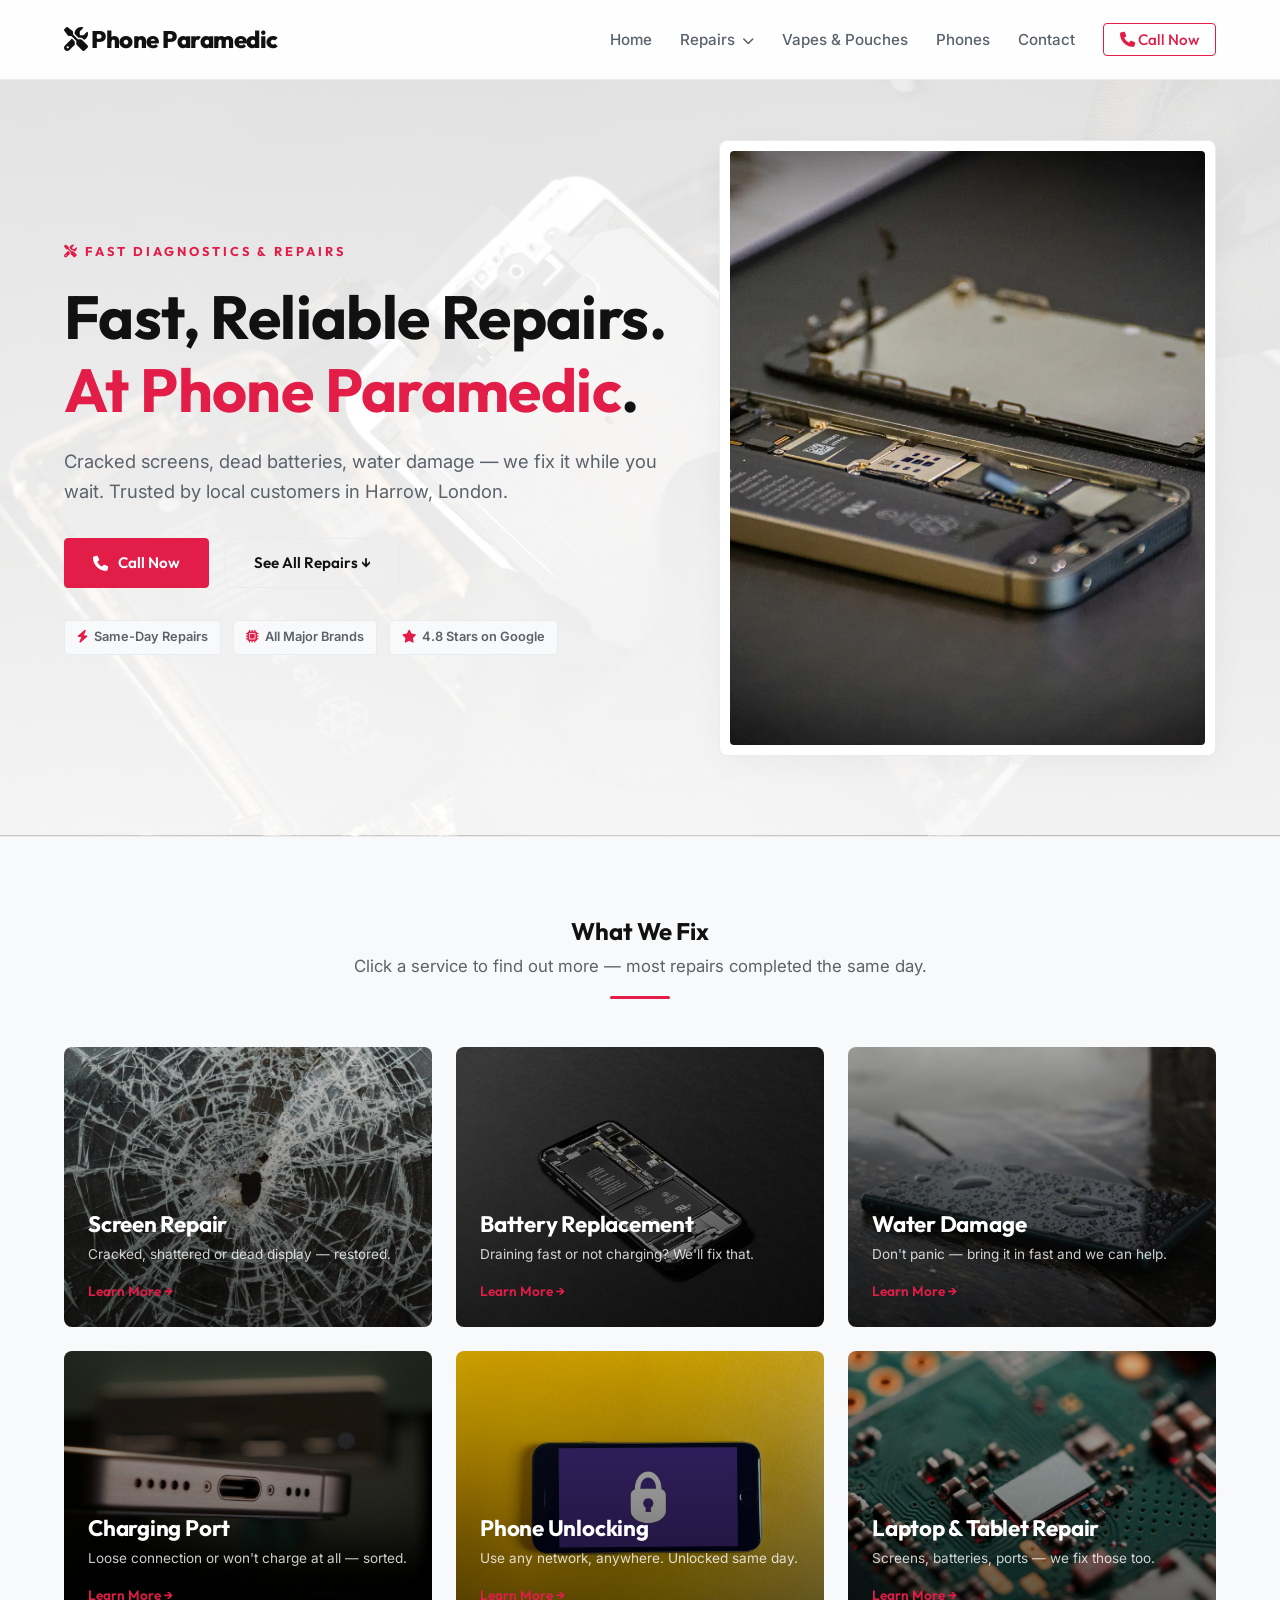
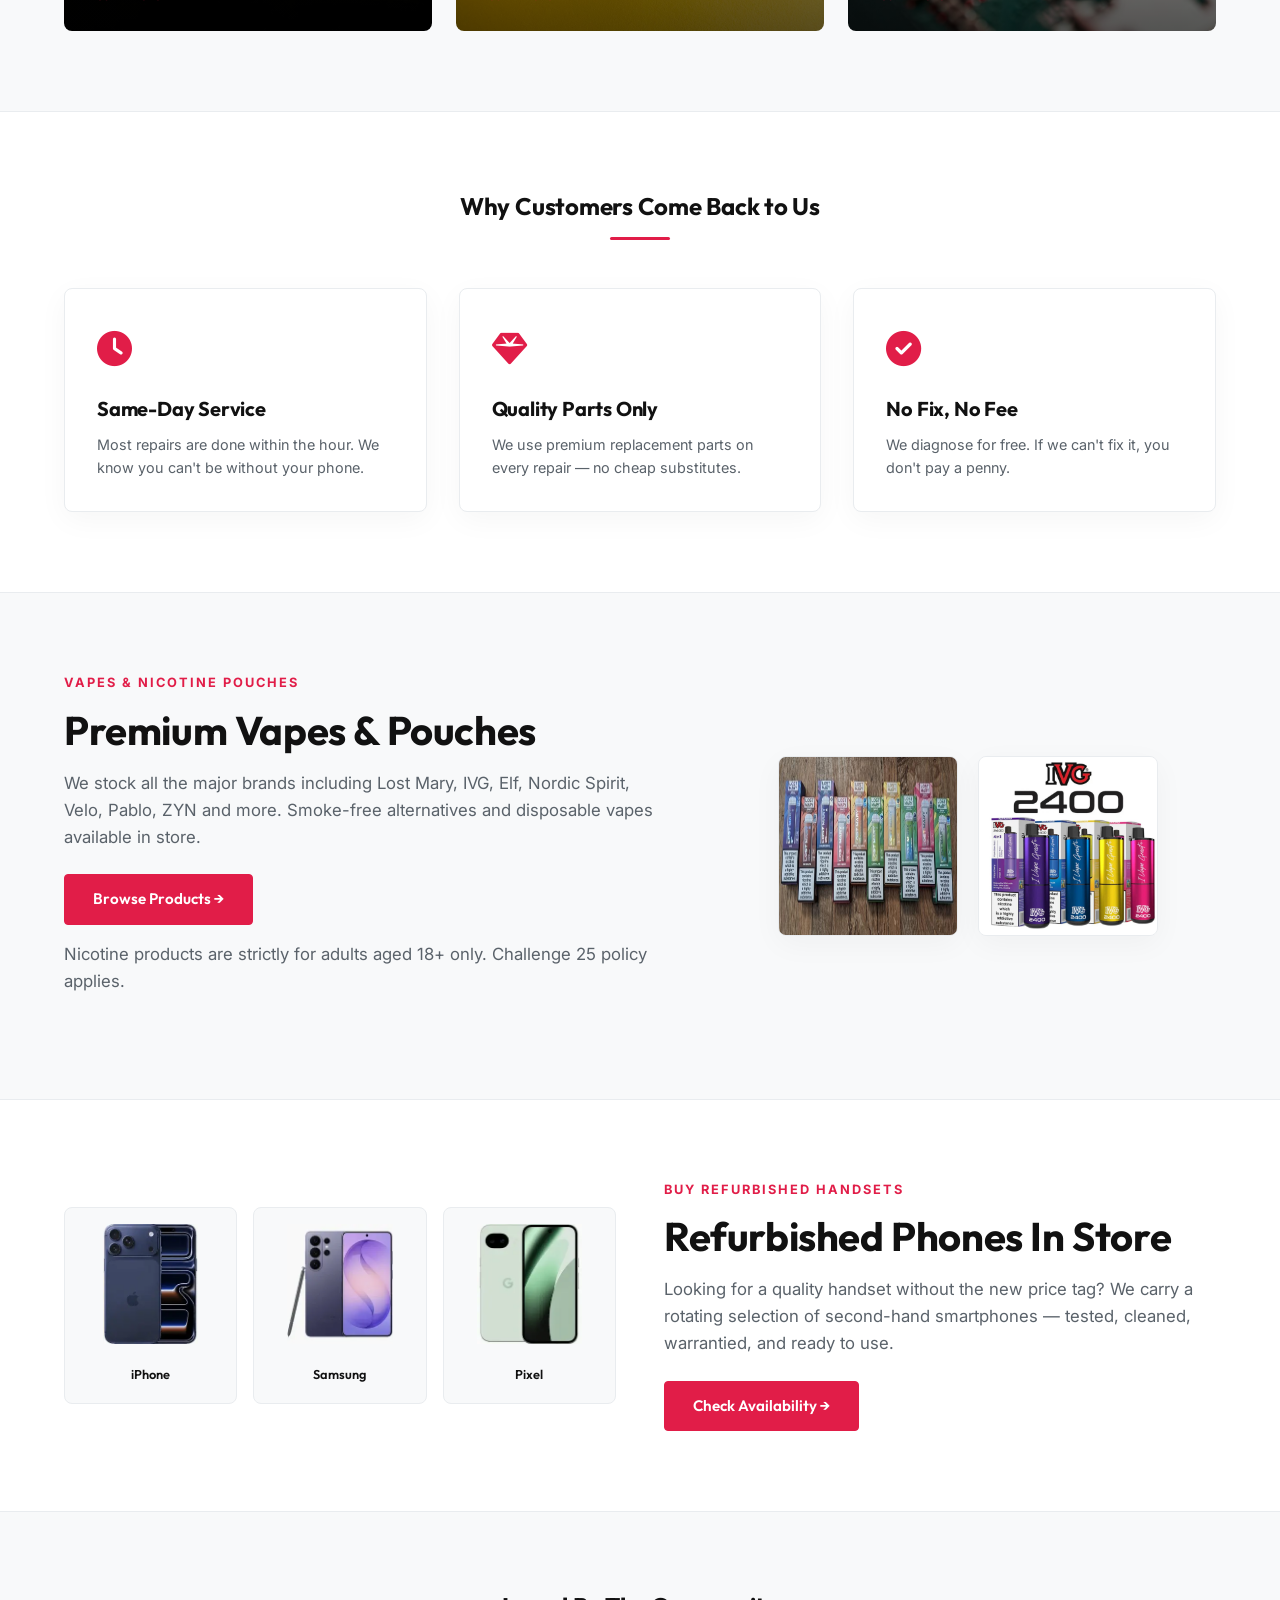
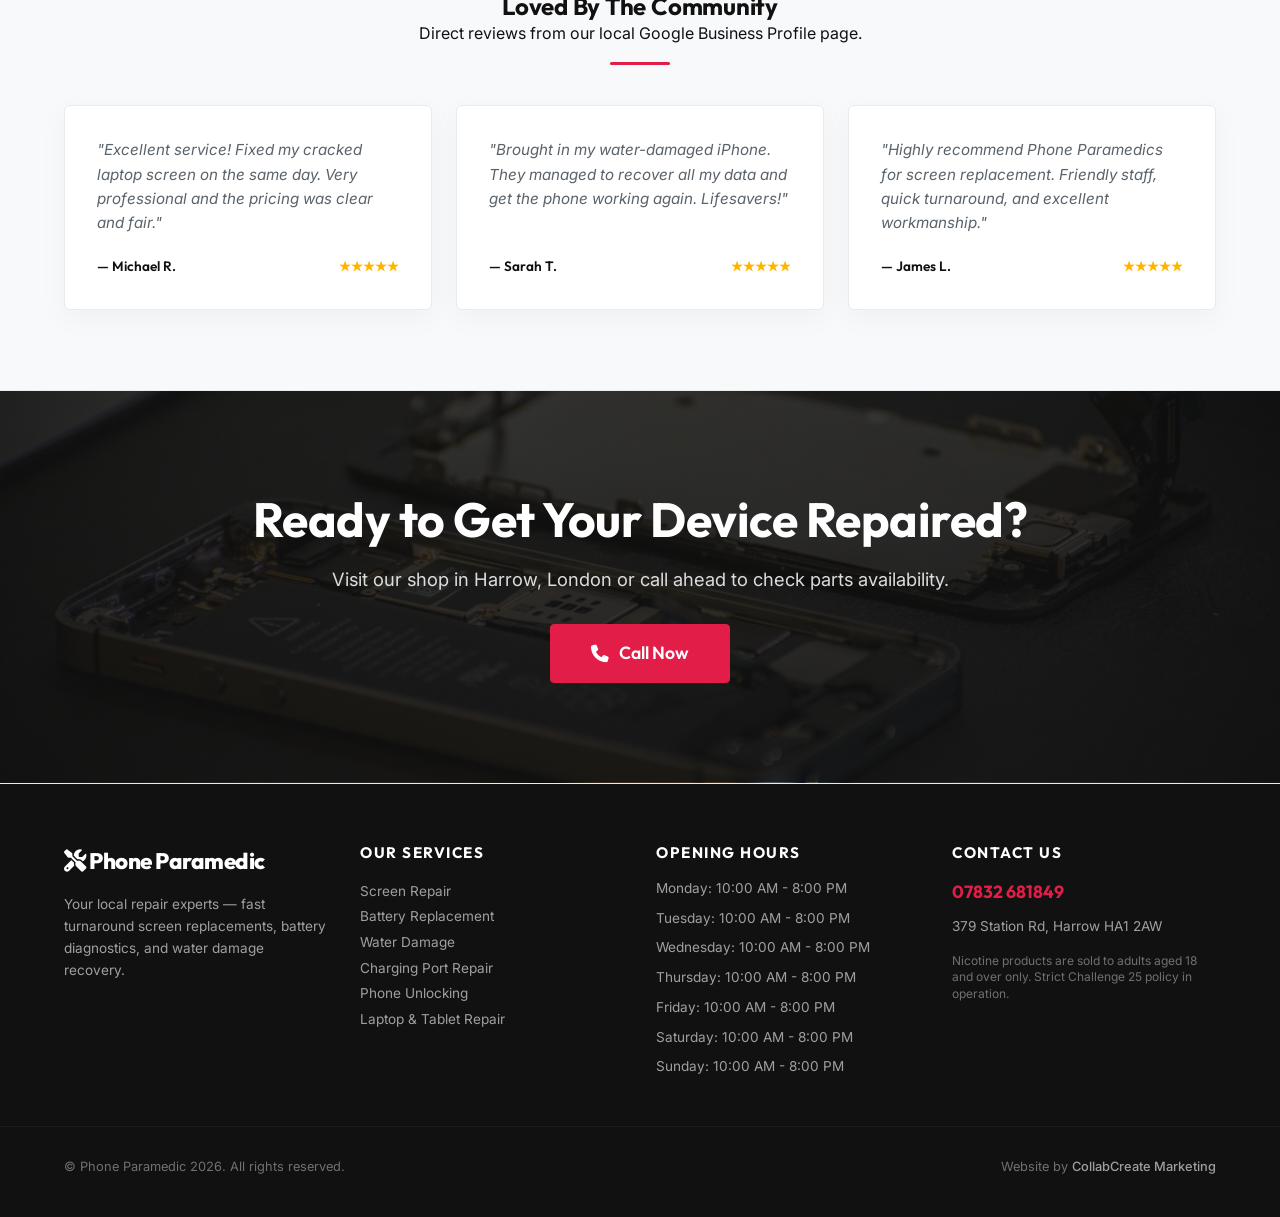
<file: index.html>
<!DOCTYPE html>
<html lang="en">
<head>
    <meta charset="UTF-8">
    <meta name="viewport" content="width=device-width, initial-scale=1.0">
    <title>Home | Phone Paramedic Harrow, London</title>
    <link rel="stylesheet" href="styles.css">
    <link href="https://fonts.googleapis.com/css2?family=Inter:wght@300;400;500;600;700&family=Outfit:wght@400;500;600;700;800&display=swap" rel="stylesheet">
    <link rel="stylesheet" href="https://cdnjs.cloudflare.com/ajax/libs/font-awesome/6.4.0/css/all.min.css">
    
    <!-- Open Graph Metadata -->
    <meta property="og:title" content="Home | Phone Paramedic Harrow, London">
    <meta property="og:description" content="Fast, premium screen repairs, battery replacements, water damage recovery, vapes, pouches, and refurbished phones in Harrow, London.">
    <meta property="og:image" content="https://mowleed2000.github.io/Phone-Paramedics-/storefront.webp">
    <meta property="og:url" content="https://mowleed2000.github.io/Phone-Paramedics-/index.html">
    <meta property="og:type" content="website">

    <!-- Microsoft Clarity Tracking Code -->
    <script type="text/javascript">
        (function(c,l,a,r,i,t,y){
            c[a]=c[a]||function(){(c[a].q=c[a].q||[]).push(arguments)};
            t=l.createElement(r);t.async=1;t.src="https://www.clarity.ms/tag/"+i;
            y=l.getElementsByTagName(r)[0];y.parentNode.insertBefore(t,y);
        })(window, document, "clarity", "script", "x1smlah9oa");
    </script>
</head>
<body>

    <nav class="navbar">
        <div class="container nav-container">
            <a href="index.html" class="logo"><i class="fa-solid fa-screwdriver-wrench"></i> Phone Paramedic</a>
            <ul class="nav-links" id="navLinks">
                <li><a href="index.html">Home</a></li>
                <li class="dropdown">
                    <a href="#" class="dropdown-trigger">Repairs <i class="fa-solid fa-chevron-down" style="font-size:0.75rem; margin-left:3px;"></i></a>
                    <ul class="dropdown-menu">
                        <li><a href="screen-repair.html">Screen Repair</a></li>
                        <li><a href="battery-replacement.html">Battery Replacement</a></li>
                        <li><a href="water-damage.html">Water Damage</a></li>
                        <li><a href="charging-port.html">Charging Port Repair</a></li>
                        <li><a href="phone-unlocking.html">Phone Unlocking</a></li>
                        <li><a href="laptop-tablet.html">Laptop &amp; Tablet Repair</a></li>
                    </ul>
                </li>
                <li><a href="vapes-pouches.html">Vapes &amp; Pouches</a></li>
                <li><a href="phones-in-store.html">Phones</a></li>
                <li><a href="contact.html">Contact</a></li>
                
                <li><a href="tel:07832681849" class="btn-nav-cta"><i class="fa-solid fa-phone"></i> Call Now</a></li>
            </ul>
            <div class="hamburger" id="hamburger"><i class="fa-solid fa-bars"></i></div>
        </div>
    </nav>

    <!-- Hero Section -->
    <section class="hero" style="background-image: linear-gradient(rgba(255, 255, 255, 0.85), rgba(255, 255, 255, 0.95)), url('repair-hero.jpg');">
        <div class="container hero-grid">
            <div class="hero-content reveal">
                <span class="eyebrow"><i class="fa-solid fa-screwdriver-wrench"></i> Fast Diagnostics &amp; Repairs</span>
                <h1>Fast, Reliable Repairs. <br><span class="primary-text">At Phone Paramedic</span>.</h1>
                <p class="hero-tagline">Cracked screens, dead batteries, water damage — we fix it while you wait. Trusted by local customers in Harrow, London.</p>
                <div class="hero-btns">
                    <a href="tel:07832681849" class="btn btn-primary"><i class="fa-solid fa-phone"></i> Call Now</a>
                    <a href="#services" class="btn btn-outline">See All Repairs &darr;</a>
                </div>
                <div class="walk-ins-tag">
                    <span class="badge"><i class="fa-solid fa-bolt"></i> Same-Day Repairs</span>
                    <span class="badge"><i class="fa-solid fa-microchip"></i> All Major Brands</span>
                    <span class="badge"><i class="fa-solid fa-star"></i> 4.8 Stars on Google</span>
                </div>
            </div>
            <div class="hero-image-wrapper reveal">
                <div class="hero-image-frame" onclick="openLightbox('storefront.webp', 'Phone Paramedic storefront in Harrow, London')">
                    <img src="storefront.webp" alt="Phone Paramedic Storefront" class="hero-image">
                    <div class="frame-overlay">
                        <i class="fa-solid fa-magnifying-glass-plus"></i>
                        <span>View Storefront</span>
                    </div>
                </div>
            </div>
        </div>
    </section>

    <!-- Services Section -->
    <section class="services" id="services">
        <div class="container">
            <div class="section-header text-center reveal">
                <h2>What We Fix</h2>
                <p class="subheading">Click a service to find out more — most repairs completed the same day.</p>
                <div class="accent-divider"></div>
            </div>
            <div class="services-grid reveal">
                <!-- Screen Repair -->
                <a href="screen-repair.html" class="service-card-link">
                    <div class="service-card" style="background-image: linear-gradient(rgba(0, 0, 0, 0.2), rgba(0, 0, 0, 0.65)), url('cracked-screen.jpg');">
                        <div class="card-content">
                            <h3>Screen Repair</h3>
                            <p>Cracked, shattered or dead display — restored.</p>
                            <span class="learn-more">Learn More &rarr;</span>
                        </div>
                    </div>
                </a>
                <!-- Battery Replacement -->
                <a href="battery-replacement.html" class="service-card-link">
                    <div class="service-card" style="background-image: linear-gradient(rgba(0, 0, 0, 0.2), rgba(0, 0, 0, 0.65)), url('battery-repair.jpg');">
                        <div class="card-content">
                            <h3>Battery Replacement</h3>
                            <p>Draining fast or not charging? We'll fix that.</p>
                            <span class="learn-more">Learn More &rarr;</span>
                        </div>
                    </div>
                </a>
                <!-- Water Damage -->
                <a href="water-damage.html" class="service-card-link">
                    <div class="service-card" style="background-image: linear-gradient(rgba(0, 0, 0, 0.2), rgba(0, 0, 0, 0.65)), url('water-damage.jpg');">
                        <div class="card-content">
                            <h3>Water Damage</h3>
                            <p>Don't panic — bring it in fast and we can help.</p>
                            <span class="learn-more">Learn More &rarr;</span>
                        </div>
                    </div>
                </a>
                <!-- Charging Port -->
                <a href="charging-port.html" class="service-card-link">
                    <div class="service-card" style="background-image: linear-gradient(rgba(0, 0, 0, 0.2), rgba(0, 0, 0, 0.65)), url('charging-port.jpg');">
                        <div class="card-content">
                            <h3>Charging Port</h3>
                            <p>Loose connection or won't charge at all — sorted.</p>
                            <span class="learn-more">Learn More &rarr;</span>
                        </div>
                    </div>
                </a>
                <!-- Phone Unlocking -->
                <a href="phone-unlocking.html" class="service-card-link">
                    <div class="service-card" style="background-image: linear-gradient(rgba(0, 0, 0, 0.2), rgba(0, 0, 0, 0.65)), url('unlock-phone.jpg');">
                        <div class="card-content">
                            <h3>Phone Unlocking</h3>
                            <p>Use any network, anywhere. Unlocked same day.</p>
                            <span class="learn-more">Learn More &rarr;</span>
                        </div>
                    </div>
                </a>
                <!-- Laptop & Tablet Repair -->
                <a href="laptop-tablet.html" class="service-card-link">
                    <div class="service-card" style="background-image: linear-gradient(rgba(0, 0, 0, 0.2), rgba(0, 0, 0, 0.65)), url('circuit-board.jpg');">
                        <div class="card-content">
                            <h3>Laptop &amp; Tablet Repair</h3>
                            <p>Screens, batteries, ports — we fix those too.</p>
                            <span class="learn-more">Learn More &rarr;</span>
                        </div>
                    </div>
                </a>
            </div>
        </div>
    </section>

    <!-- Why Us Section -->
    <section class="why-us">
        <div class="container">
            <div class="section-header text-center reveal">
                <h2>Why Customers Come Back to Us</h2>
                <div class="accent-divider"></div>
            </div>
            
            <div class="why-us-grid reveal">
                <div class="why-card">
                    <div class="why-icon"><i class="fa-solid fa-clock"></i></div>
                    <h3>Same-Day Service</h3>
                    <p>Most repairs are done within the hour. We know you can't be without your phone.</p>
                </div>
                <div class="why-card">
                    <div class="why-icon"><i class="fa-solid fa-gem"></i></div>
                    <h3>Quality Parts Only</h3>
                    <p>We use premium replacement parts on every repair — no cheap substitutes.</p>
                </div>
                <div class="why-card">
                    <div class="why-icon"><i class="fa-solid fa-circle-check"></i></div>
                    <h3>No Fix, No Fee</h3>
                    <p>We diagnose for free. If we can't fix it, you don't pay a penny.</p>
                </div>
            </div>
        </div>
    </section>

    <!-- Vapes Teaser -->
    <section class="vapes-teaser">
        <div class="container vapes-teaser-grid">
            <div class="vapes-teaser-content reveal">
                <span class="eyebrow" style="color: var(--primary); font-weight: 700; text-transform: uppercase; letter-spacing: 2px; font-size: 0.8rem; margin-bottom: 12px; display: block;">Vapes &amp; Nicotine Pouches</span>
                <h2>Premium Vapes &amp; Pouches</h2>
                <p>We stock all the major brands including Lost Mary, IVG, Elf, Nordic Spirit, Velo, Pablo, ZYN and more. Smoke-free alternatives and disposable vapes available in store.</p>
                <a href="vapes-pouches.html" class="btn btn-primary">Browse Products &rarr;</a>
                <p class="disclaimer-text">Nicotine products are strictly for adults aged 18+ only. Challenge 25 policy applies.</p>
            </div>
            <div class="vape-brand-anchors reveal">
                <img src="Lost Mary reuse.jpg" alt="Lost Mary" class="teaser-brand-img">
                <img src="IVG Reuse 1.jpg" alt="IVG" class="teaser-brand-img">
            </div>
        </div>
    </section>

    <!-- Refurbished Phones Teaser -->
    <section class="phones-teaser">
        <div class="container phones-teaser-grid">
            <div class="phone-anchors-grid reveal">
                <div class="phone-item-card"><img src="Iphone 17 pro max.webp" alt="iPhone"><span>iPhone</span></div>
                <div class="phone-item-card"><img src="Samsung s26 ultra.webp" alt="Samsung"><span>Samsung</span></div>
                <div class="phone-item-card"><img src="Google Pixel 10a.webp" alt="Pixel"><span>Pixel</span></div>
            </div>
            <div class="phones-teaser-content reveal">
                <span class="eyebrow" style="color: var(--primary); font-weight: 700; text-transform: uppercase; letter-spacing: 2px; font-size: 0.8rem; margin-bottom: 12px; display: block;">Buy Refurbished Handsets</span>
                <h2>Refurbished Phones In Store</h2>
                <p>Looking for a quality handset without the new price tag? We carry a rotating selection of second-hand smartphones — tested, cleaned, warrantied, and ready to use.</p>
                <a href="phones-in-store.html" class="btn btn-primary">Check Availability &rarr;</a>
            </div>
        </div>
    </section>

    <!-- Reviews Section -->
    <section class="reviews">
        <div class="container">
            <div class="section-header text-center reveal">
                <h2>Loved By The Community</h2>
                <p class="subheading">Direct reviews from our local Google Business Profile page.</p>
                <div class="accent-divider"></div>
            </div>
            <div class="reviews-grid reveal">
                
                <div class="review-card">
                    <p class="review-text">"Excellent service! Fixed my cracked laptop screen on the same day. Very professional and the pricing was clear and fair."</p>
                    <div class="review-author">
                        <span>— Michael R.</span>
                        <span class="stars">★★★★★</span>
                    </div>
                </div>
    
                <div class="review-card">
                    <p class="review-text">"Brought in my water-damaged iPhone. They managed to recover all my data and get the phone working again. Lifesavers!"</p>
                    <div class="review-author">
                        <span>— Sarah T.</span>
                        <span class="stars">★★★★★</span>
                    </div>
                </div>
    
                <div class="review-card">
                    <p class="review-text">"Highly recommend Phone Paramedics for screen replacement. Friendly staff, quick turnaround, and excellent workmanship."</p>
                    <div class="review-author">
                        <span>— James L.</span>
                        <span class="stars">★★★★★</span>
                    </div>
                </div>
    
            </div>
        </div>
    </section>

    <!-- Final CTA -->
    <section class="final-cta text-center reveal" style="background-image: linear-gradient(rgba(17, 17, 17, 0.8), rgba(17, 17, 17, 0.9)), url('technician.jpg'); background-size: cover; background-position: center; color: #ffffff;">
        <div class="container">
            <h2>Ready to Get Your Device Repaired?</h2>
            <p>Visit our shop in Harrow, London or call ahead to check parts availability.</p>
            <a href="tel:07832681849" class="btn btn-primary btn-large"><i class="fa-solid fa-phone"></i> Call Now</a>
        </div>
    </section>

    <!-- Lightbox Modal -->
    <div id="lightboxModal" class="lightbox">
        <span class="lightbox-close" onclick="closeLightbox()">&times;</span>
        <img class="lightbox-content" id="lightboxImg">
        <div id="lightboxCaption" class="lightbox-caption"></div>
    </div>

    <footer class="footer">
        <div class="container footer-grid">
            <div class="footer-brand">
                <a href="index.html" class="footer-logo"><i class="fa-solid fa-screwdriver-wrench"></i> Phone Paramedic</a>
                <p style="margin-top: 15px; font-size: 0.85rem; line-height: 1.6; color: rgba(255, 255, 255, 0.6);">Your local repair experts — fast turnaround screen replacements, battery diagnostics, and water damage recovery.</p>
                
            </div>
            <div class="footer-links">
                <h4>Our Services</h4>
                <p><a href="screen-repair.html">Screen Repair</a></p>
                <p><a href="battery-replacement.html">Battery Replacement</a></p>
                <p><a href="water-damage.html">Water Damage</a></p>
                <p><a href="charging-port.html">Charging Port Repair</a></p>
                <p><a href="phone-unlocking.html">Phone Unlocking</a></p>
                <p><a href="laptop-tablet.html">Laptop &amp; Tablet Repair</a></p>
            </div>
            <div class="footer-hours">
                <h4>Opening Hours</h4>
                <ul>
                    <li>Monday: 10:00 AM - 8:00 PM</li><li>Tuesday: 10:00 AM - 8:00 PM</li><li>Wednesday: 10:00 AM - 8:00 PM</li><li>Thursday: 10:00 AM - 8:00 PM</li><li>Friday: 10:00 AM - 8:00 PM</li><li>Saturday: 10:00 AM - 8:00 PM</li><li>Sunday: 10:00 AM - 8:00 PM</li>
                </ul>
            </div>
            <div class="footer-contact">
                <h4>Contact Us</h4>
                <p class="phone-num"><a href="tel:07832681849">07832 681849</a></p>
                <p style="margin-top: 10px; font-size: 0.85rem; color: rgba(255, 255, 255, 0.6);">379 Station Rd, Harrow HA1 2AW</p>
                <p style="margin-top: 15px; font-size: 0.75rem; color: rgba(255, 255, 255, 0.4); line-height: 1.4;">
                    Nicotine products are sold to adults aged 18 and over only. Strict Challenge 25 policy in operation.
                </p>
            </div>
        </div>
        <div class="footer-bottom">
            <div class="container" style="display: flex; justify-content: space-between; flex-wrap: wrap; gap: 10px; width: 100%;">
                <p>&copy; Phone Paramedic 2026. All rights reserved.</p>
                <p class="agency-credit">Website by <a href="https://collabcreate.co.uk" target="_blank">CollabCreate Marketing</a></p>
            </div>
        </div>
    </footer>
    <script src="script.js"></script>
</body>
</html>
</file>
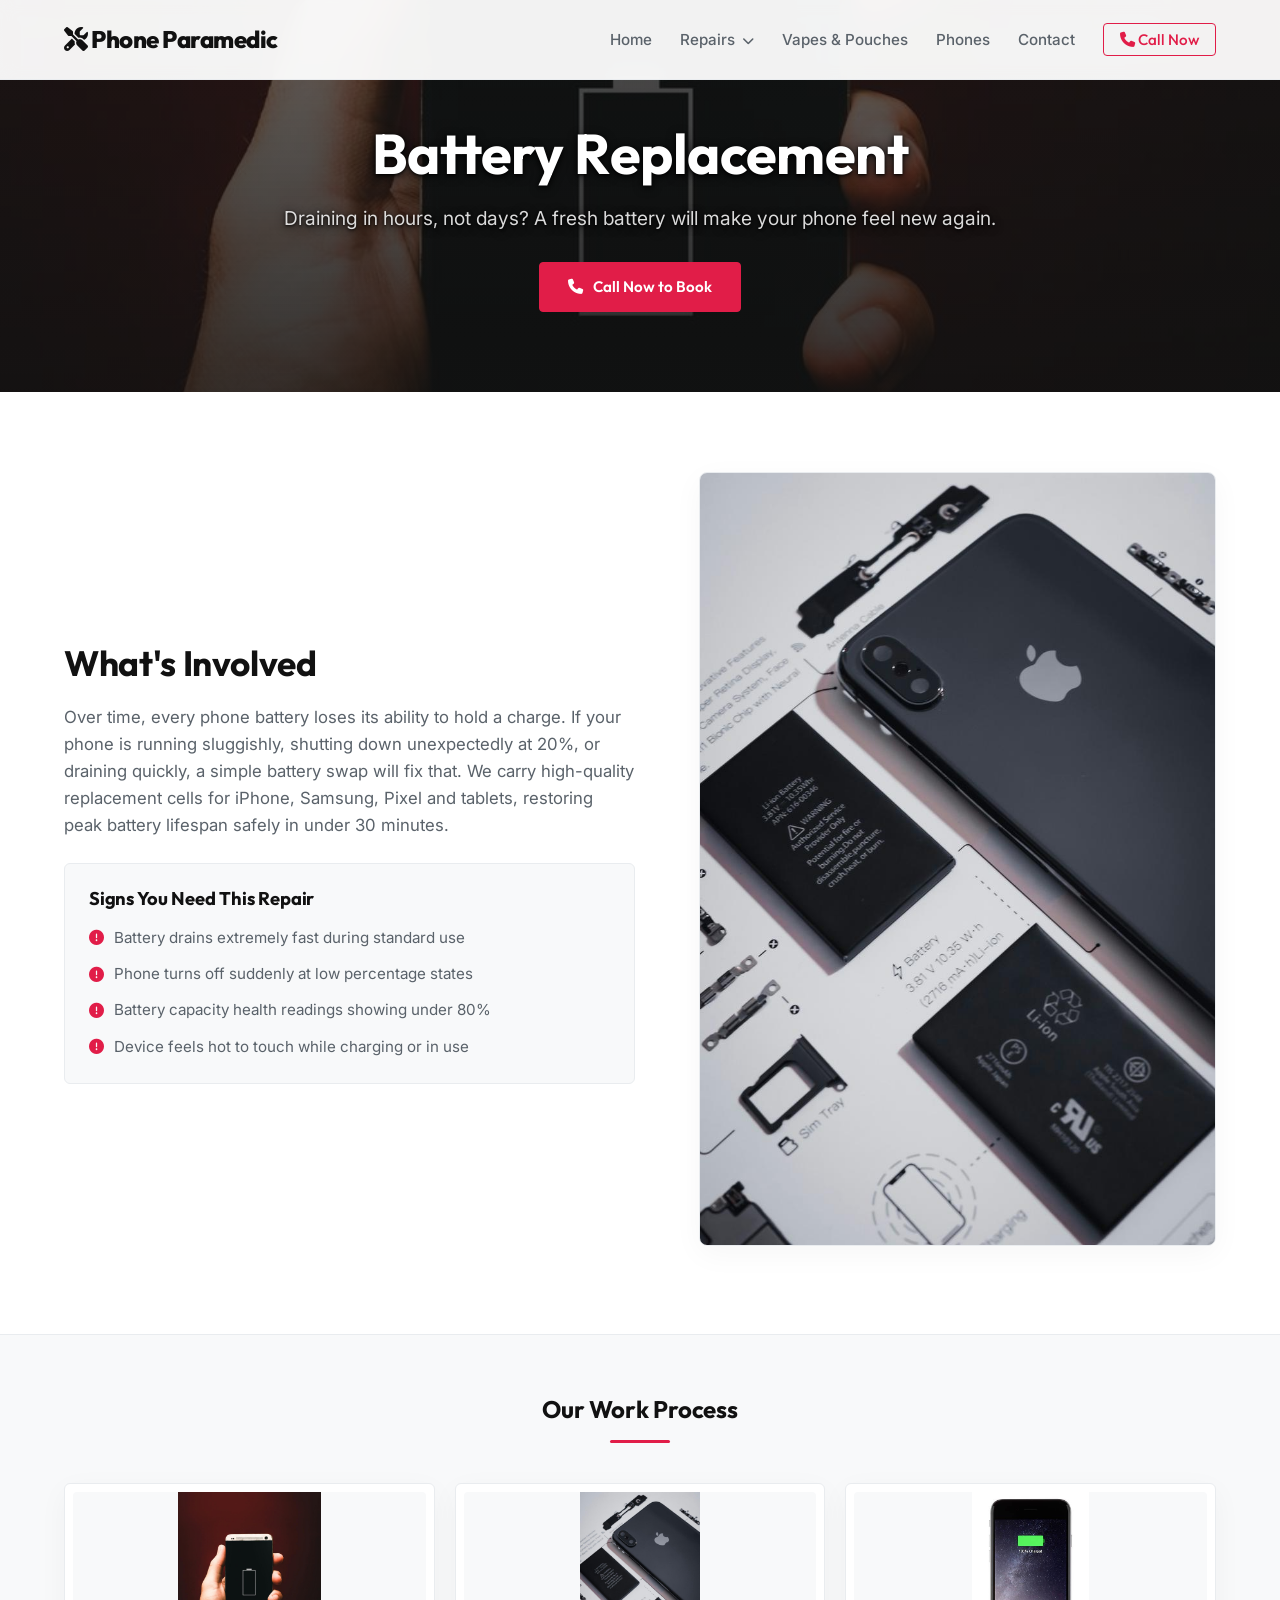
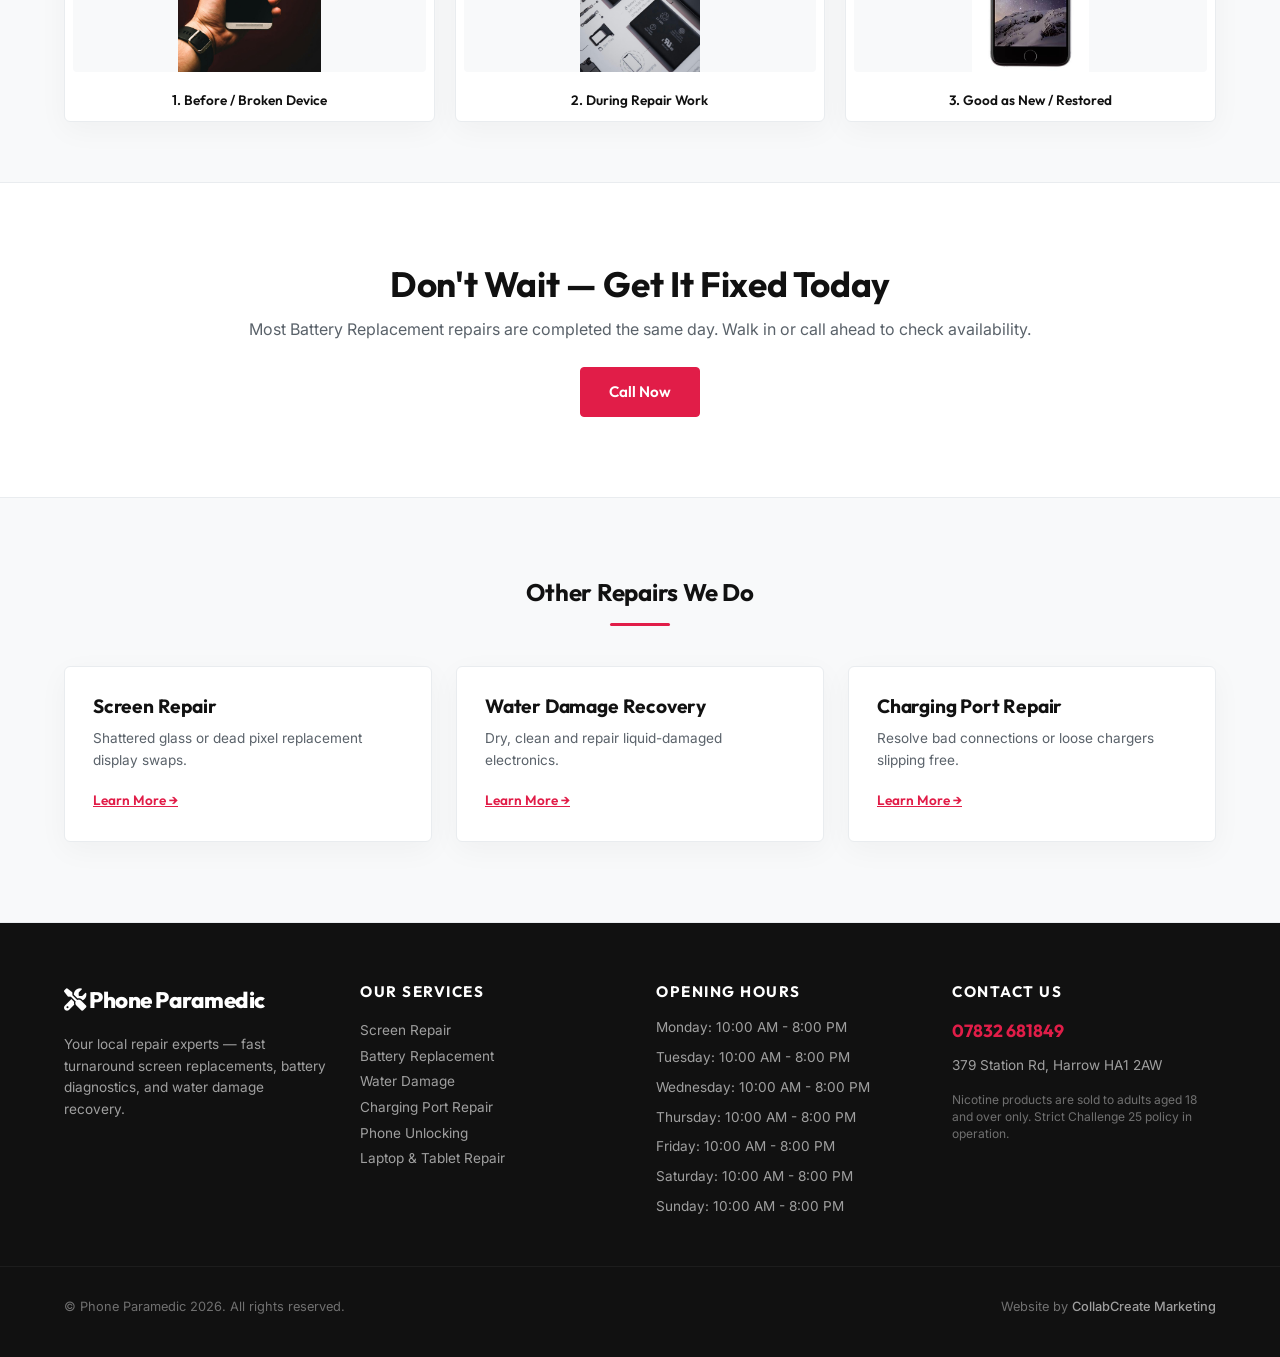
<file: battery-replacement.html>
<!DOCTYPE html>
<html lang="en">
<head>
    <meta charset="UTF-8">
    <meta name="viewport" content="width=device-width, initial-scale=1.0">
    <title>Battery Replacement Repairs | Phone Paramedic Harrow, London</title>
    <link rel="stylesheet" href="styles.css">
    <link href="https://fonts.googleapis.com/css2?family=Inter:wght@300;400;500;600;700&family=Outfit:wght@400;500;600;700;800&display=swap" rel="stylesheet">
    <link rel="stylesheet" href="https://cdnjs.cloudflare.com/ajax/libs/font-awesome/6.4.0/css/all.min.css">
    
    <!-- Open Graph Metadata -->
    <meta property="og:title" content="Battery Replacement Repairs | Phone Paramedic Harrow, London">
    <meta property="og:description" content="Fast, premium screen repairs, battery replacements, water damage recovery, vapes, pouches, and refurbished phones in Harrow, London.">
    <meta property="og:image" content="https://mowleed2000.github.io/Phone-Paramedics-/storefront.webp">
    <meta property="og:url" content="https://mowleed2000.github.io/Phone-Paramedics-/battery-replacement.html">
    <meta property="og:type" content="website">

    <!-- Microsoft Clarity Tracking Code -->
    <script type="text/javascript">
        (function(c,l,a,r,i,t,y){
            c[a]=c[a]||function(){(c[a].q=c[a].q||[]).push(arguments)};
            t=l.createElement(r);t.async=1;t.src="https://www.clarity.ms/tag/"+i;
            y=l.getElementsByTagName(r)[0];y.parentNode.insertBefore(t,y);
        })(window, document, "clarity", "script", "x1smlah9oa");
    </script>
</head>
<body>

    <nav class="navbar">
        <div class="container nav-container">
            <a href="index.html" class="logo"><i class="fa-solid fa-screwdriver-wrench"></i> Phone Paramedic</a>
            <ul class="nav-links" id="navLinks">
                <li><a href="index.html">Home</a></li>
                <li class="dropdown">
                    <a href="#" class="dropdown-trigger">Repairs <i class="fa-solid fa-chevron-down" style="font-size:0.75rem; margin-left:3px;"></i></a>
                    <ul class="dropdown-menu">
                        <li><a href="screen-repair.html">Screen Repair</a></li>
                        <li><a href="battery-replacement.html">Battery Replacement</a></li>
                        <li><a href="water-damage.html">Water Damage</a></li>
                        <li><a href="charging-port.html">Charging Port Repair</a></li>
                        <li><a href="phone-unlocking.html">Phone Unlocking</a></li>
                        <li><a href="laptop-tablet.html">Laptop &amp; Tablet Repair</a></li>
                    </ul>
                </li>
                <li><a href="vapes-pouches.html">Vapes &amp; Pouches</a></li>
                <li><a href="phones-in-store.html">Phones</a></li>
                <li><a href="contact.html">Contact</a></li>
                
                <li><a href="tel:07832681849" class="btn-nav-cta"><i class="fa-solid fa-phone"></i> Call Now</a></li>
            </ul>
            <div class="hamburger" id="hamburger"><i class="fa-solid fa-bars"></i></div>
        </div>
    </nav>

            <section class="service-hero" style="background-image: linear-gradient(rgba(17, 17, 17, 0.65), rgba(17, 17, 17, 0.85)), url('Battery Replacment page 1.jpg');">
                <div class="container text-center reveal">
                    <h1>Battery Replacement</h1>
                    <p>Draining in hours, not days? A fresh battery will make your phone feel new again.</p>
                    <a href="tel:07832681849" class="btn btn-primary"><i class="fa-solid fa-phone"></i> Call Now to Book</a>
                </div>
            </section>

            <section class="service-details">
                <div class="container details-grid">
                    <div class="details-text reveal">
                        <h2>What's Involved</h2>
                        <p>Over time, every phone battery loses its ability to hold a charge. If your phone is running sluggishly, shutting down unexpectedly at 20%, or draining quickly, a simple battery swap will fix that. We carry high-quality replacement cells for iPhone, Samsung, Pixel and tablets, restoring peak battery lifespan safely in under 30 minutes.</p>
                        
                        <div class="symptoms-box">
                            <h3>Signs You Need This Repair</h3>
                            <ul class="symptoms-list">
                                <li><i class='fa-solid fa-circle-exclamation'></i> Battery drains extremely fast during standard use</li><li><i class='fa-solid fa-circle-exclamation'></i> Phone turns off suddenly at low percentage states</li><li><i class='fa-solid fa-circle-exclamation'></i> Battery capacity health readings showing under 80%</li><li><i class='fa-solid fa-circle-exclamation'></i> Device feels hot to touch while charging or in use</li>
                            </ul>
                        </div>
                    </div>
                    <div class="details-image reveal">
                        <img src="Battery replacment page 2.jpg" alt="Technician working on device" class="in-process-img">
                    </div>
                </div>
            </section>

            <section class="service-gallery">
                <div class="container">
                    <div class="section-header text-center reveal">
                        <h2>Our Work Process</h2>
                        <div class="accent-divider"></div>
                    </div>
                    <div class="gallery-row battery-gallery reveal">
                        <div class="gallery-item-wrapper" onclick="openLightbox('Battery Replacment page 1.jpg', 'Before / Broken Device')">
                            <img src="Battery Replacment page 1.jpg" alt="Before repair">
                            <span>1. Before / Broken Device</span>
                        </div>
                        <div class="gallery-item-wrapper" onclick="openLightbox('Battery replacment page 2.jpg', 'During Repair Work')">
                            <img src="Battery replacment page 2.jpg" alt="During repair">
                            <span>2. During Repair Work</span>
                        </div>
                        <div class="gallery-item-wrapper" onclick="openLightbox('Battery fixed 100 percent.jpg', 'Good as New / Restored')">
                            <img src="Battery fixed 100 percent.jpg" alt="After repair">
                            <span>3. Good as New / Restored</span>
                        </div>
                    </div>
                </div>
            </section>

            <section class="service-cta text-center reveal">
                <div class="container">
                    <h2>Don't Wait — Get It Fixed Today</h2>
                    <p>Most Battery Replacement repairs are completed the same day. Walk in or call ahead to check availability.</p>
                    <a href="tel:07832681849" class="btn btn-primary">Call Now</a>
                </div>
            </section>

            <section class="related-services">
                <div class="container">
                    <div class="section-header text-center reveal">
                        <h2>Other Repairs We Do</h2>
                        <div class="accent-divider"></div>
                    </div>
                    <div class="related-grid reveal">
                        
                <div class="related-card">
                    <h3>Screen Repair</h3>
                    <p>Shattered glass or dead pixel replacement display swaps.</p>
                    <a href="screen-repair.html" class="learn-more">Learn More &rarr;</a>
                </div>
        
                <div class="related-card">
                    <h3>Water Damage Recovery</h3>
                    <p>Dry, clean and repair liquid-damaged electronics.</p>
                    <a href="water-damage.html" class="learn-more">Learn More &rarr;</a>
                </div>
        
                <div class="related-card">
                    <h3>Charging Port Repair</h3>
                    <p>Resolve bad connections or loose chargers slipping free.</p>
                    <a href="charging-port.html" class="learn-more">Learn More &rarr;</a>
                </div>
        
                    </div>
                </div>
            </section>
        
    <!-- Lightbox Modal -->
    <div id="lightboxModal" class="lightbox">
        <span class="lightbox-close" onclick="closeLightbox()">&times;</span>
        <img class="lightbox-content" id="lightboxImg">
        <div id="lightboxCaption" class="lightbox-caption"></div>
    </div>

    <footer class="footer">
        <div class="container footer-grid">
            <div class="footer-brand">
                <a href="index.html" class="footer-logo"><i class="fa-solid fa-screwdriver-wrench"></i> Phone Paramedic</a>
                <p style="margin-top: 15px; font-size: 0.85rem; line-height: 1.6; color: rgba(255, 255, 255, 0.6);">Your local repair experts — fast turnaround screen replacements, battery diagnostics, and water damage recovery.</p>
                
            </div>
            <div class="footer-links">
                <h4>Our Services</h4>
                <p><a href="screen-repair.html">Screen Repair</a></p>
                <p><a href="battery-replacement.html">Battery Replacement</a></p>
                <p><a href="water-damage.html">Water Damage</a></p>
                <p><a href="charging-port.html">Charging Port Repair</a></p>
                <p><a href="phone-unlocking.html">Phone Unlocking</a></p>
                <p><a href="laptop-tablet.html">Laptop &amp; Tablet Repair</a></p>
            </div>
            <div class="footer-hours">
                <h4>Opening Hours</h4>
                <ul>
                    <li>Monday: 10:00 AM - 8:00 PM</li><li>Tuesday: 10:00 AM - 8:00 PM</li><li>Wednesday: 10:00 AM - 8:00 PM</li><li>Thursday: 10:00 AM - 8:00 PM</li><li>Friday: 10:00 AM - 8:00 PM</li><li>Saturday: 10:00 AM - 8:00 PM</li><li>Sunday: 10:00 AM - 8:00 PM</li>
                </ul>
            </div>
            <div class="footer-contact">
                <h4>Contact Us</h4>
                <p class="phone-num"><a href="tel:07832681849">07832 681849</a></p>
                <p style="margin-top: 10px; font-size: 0.85rem; color: rgba(255, 255, 255, 0.6);">379 Station Rd, Harrow HA1 2AW</p>
                <p style="margin-top: 15px; font-size: 0.75rem; color: rgba(255, 255, 255, 0.4); line-height: 1.4;">
                    Nicotine products are sold to adults aged 18 and over only. Strict Challenge 25 policy in operation.
                </p>
            </div>
        </div>
        <div class="footer-bottom">
            <div class="container" style="display: flex; justify-content: space-between; flex-wrap: wrap; gap: 10px; width: 100%;">
                <p>&copy; Phone Paramedic 2026. All rights reserved.</p>
                <p class="agency-credit">Website by <a href="https://collabcreate.co.uk" target="_blank">CollabCreate Marketing</a></p>
            </div>
        </div>
    </footer>
    <script src="script.js"></script>
</body>
</html>
</file>
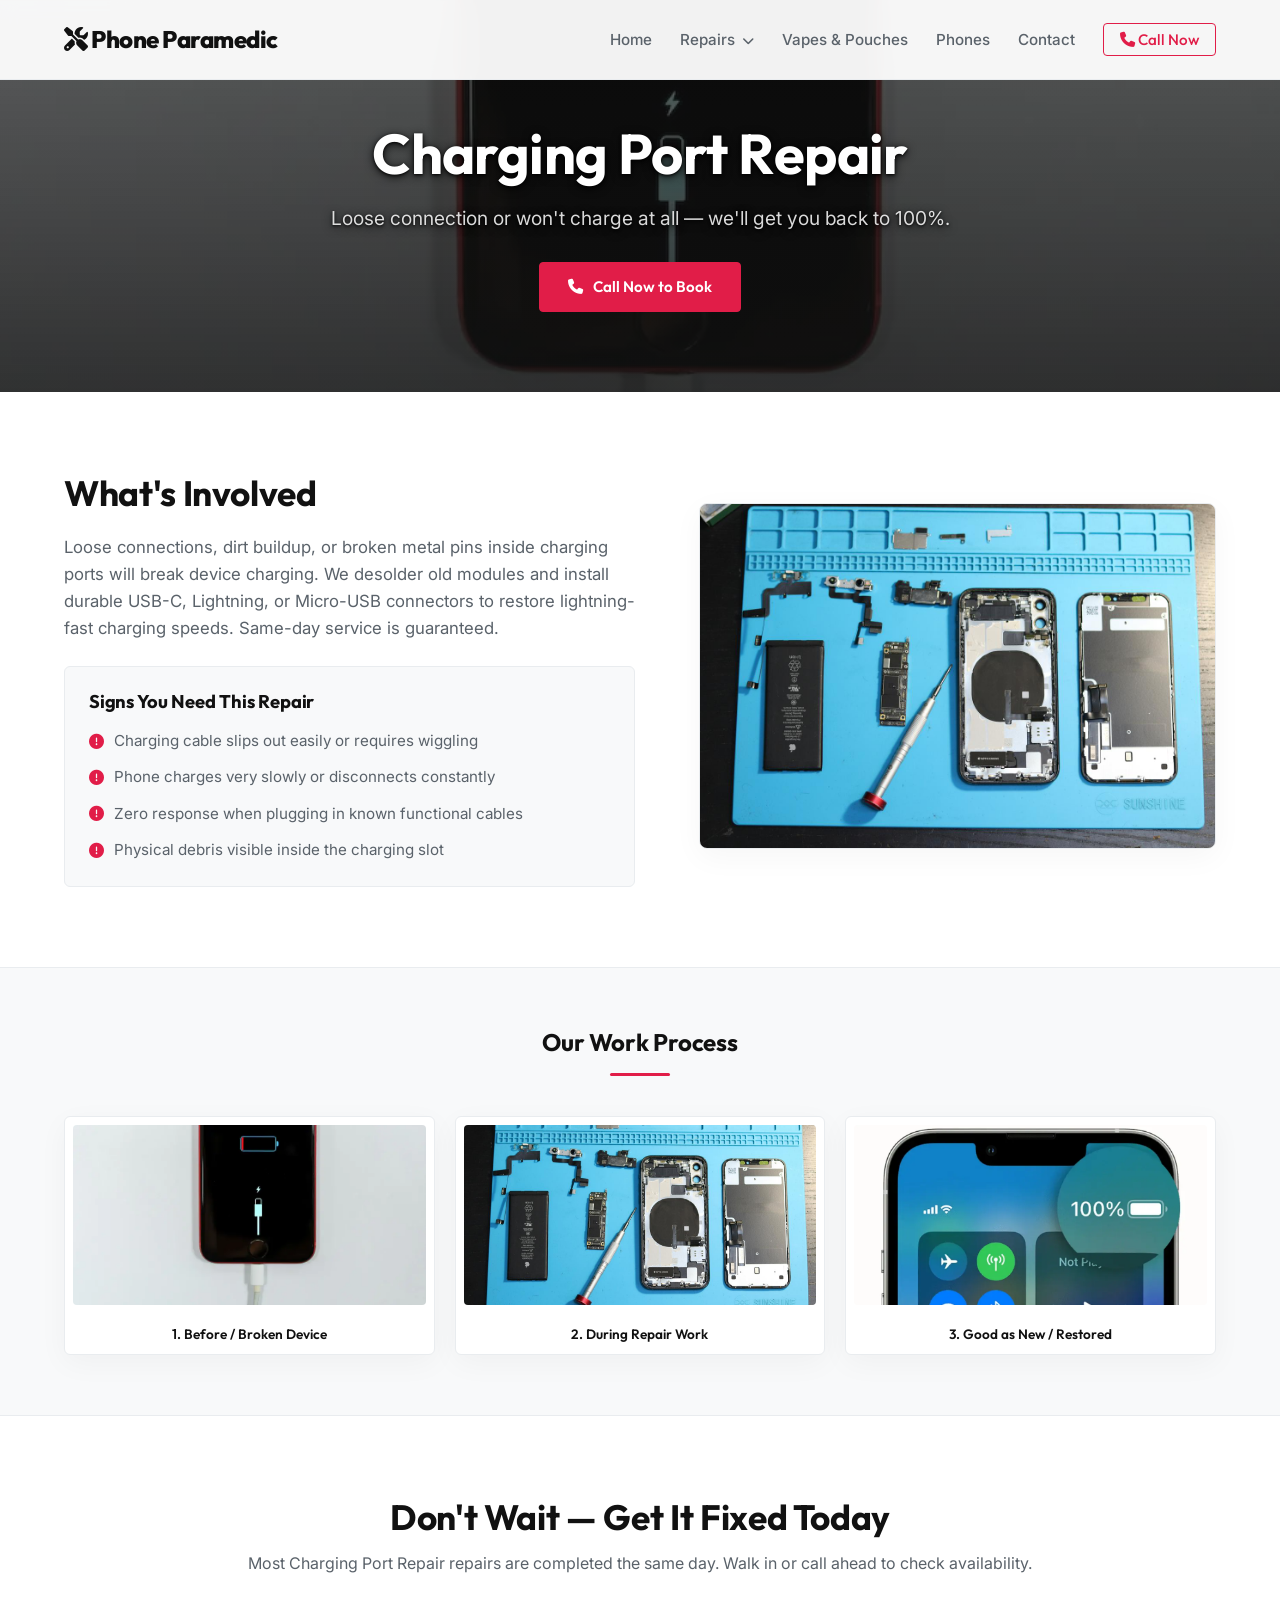
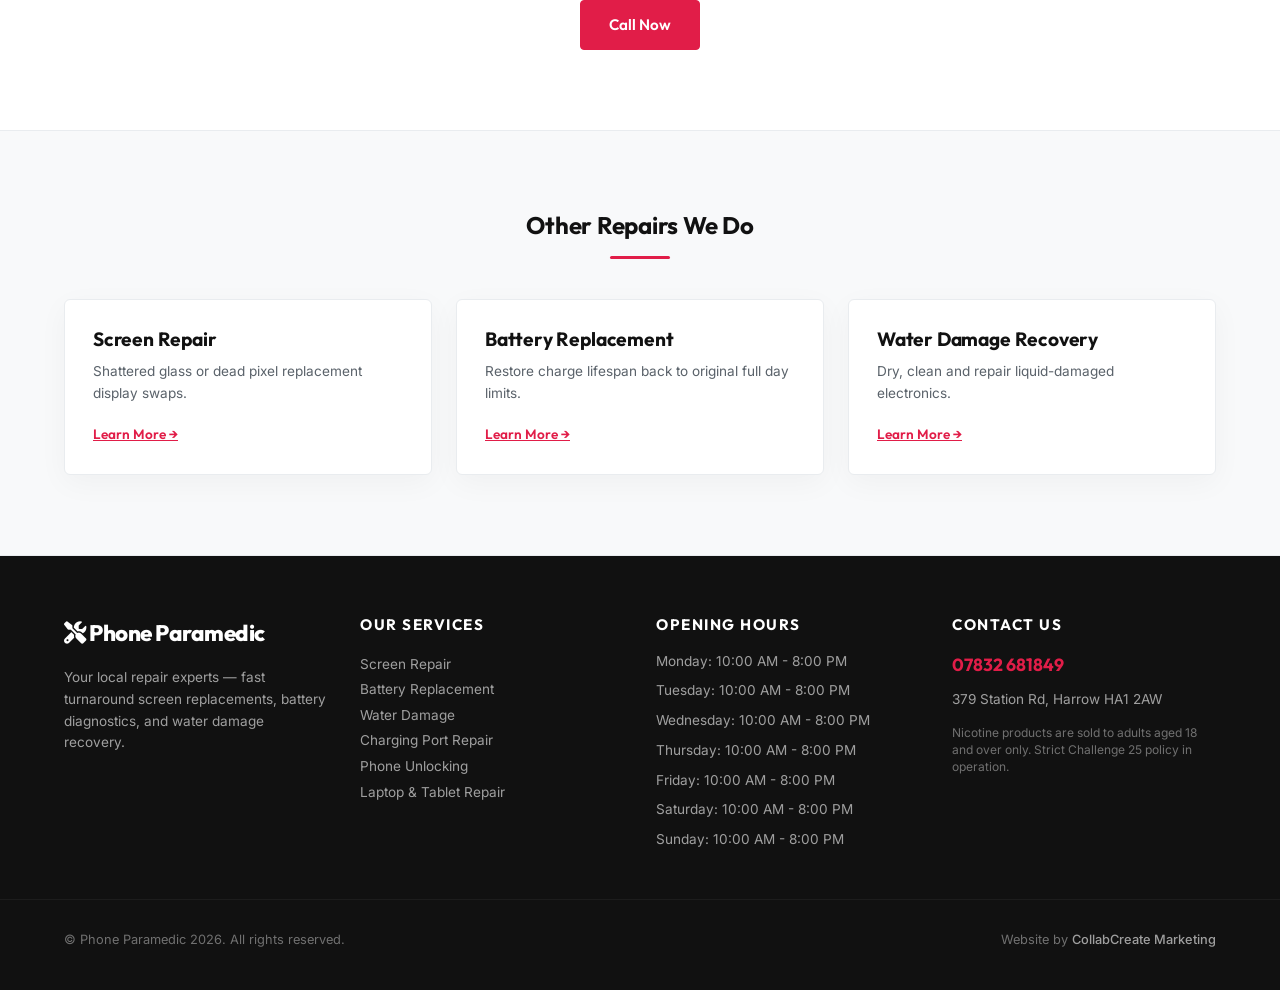
<file: charging-port.html>
<!DOCTYPE html>
<html lang="en">
<head>
    <meta charset="UTF-8">
    <meta name="viewport" content="width=device-width, initial-scale=1.0">
    <title>Charging Port Repair Repairs | Phone Paramedic Harrow, London</title>
    <link rel="stylesheet" href="styles.css">
    <link href="https://fonts.googleapis.com/css2?family=Inter:wght@300;400;500;600;700&family=Outfit:wght@400;500;600;700;800&display=swap" rel="stylesheet">
    <link rel="stylesheet" href="https://cdnjs.cloudflare.com/ajax/libs/font-awesome/6.4.0/css/all.min.css">
    
    <!-- Open Graph Metadata -->
    <meta property="og:title" content="Charging Port Repair Repairs | Phone Paramedic Harrow, London">
    <meta property="og:description" content="Fast, premium screen repairs, battery replacements, water damage recovery, vapes, pouches, and refurbished phones in Harrow, London.">
    <meta property="og:image" content="https://mowleed2000.github.io/Phone-Paramedics-/storefront.webp">
    <meta property="og:url" content="https://mowleed2000.github.io/Phone-Paramedics-/charging-port.html">
    <meta property="og:type" content="website">

    <!-- Microsoft Clarity Tracking Code -->
    <script type="text/javascript">
        (function(c,l,a,r,i,t,y){
            c[a]=c[a]||function(){(c[a].q=c[a].q||[]).push(arguments)};
            t=l.createElement(r);t.async=1;t.src="https://www.clarity.ms/tag/"+i;
            y=l.getElementsByTagName(r)[0];y.parentNode.insertBefore(t,y);
        })(window, document, "clarity", "script", "x1smlah9oa");
    </script>
</head>
<body>

    <nav class="navbar">
        <div class="container nav-container">
            <a href="index.html" class="logo"><i class="fa-solid fa-screwdriver-wrench"></i> Phone Paramedic</a>
            <ul class="nav-links" id="navLinks">
                <li><a href="index.html">Home</a></li>
                <li class="dropdown">
                    <a href="#" class="dropdown-trigger">Repairs <i class="fa-solid fa-chevron-down" style="font-size:0.75rem; margin-left:3px;"></i></a>
                    <ul class="dropdown-menu">
                        <li><a href="screen-repair.html">Screen Repair</a></li>
                        <li><a href="battery-replacement.html">Battery Replacement</a></li>
                        <li><a href="water-damage.html">Water Damage</a></li>
                        <li><a href="charging-port.html">Charging Port Repair</a></li>
                        <li><a href="phone-unlocking.html">Phone Unlocking</a></li>
                        <li><a href="laptop-tablet.html">Laptop &amp; Tablet Repair</a></li>
                    </ul>
                </li>
                <li><a href="vapes-pouches.html">Vapes &amp; Pouches</a></li>
                <li><a href="phones-in-store.html">Phones</a></li>
                <li><a href="contact.html">Contact</a></li>
                
                <li><a href="tel:07832681849" class="btn-nav-cta"><i class="fa-solid fa-phone"></i> Call Now</a></li>
            </ul>
            <div class="hamburger" id="hamburger"><i class="fa-solid fa-bars"></i></div>
        </div>
    </nav>

            <section class="service-hero" style="background-image: linear-gradient(rgba(17, 17, 17, 0.65), rgba(17, 17, 17, 0.85)), url('Charger port broken image 1.webp');">
                <div class="container text-center reveal">
                    <h1>Charging Port Repair</h1>
                    <p>Loose connection or won't charge at all — we'll get you back to 100%.</p>
                    <a href="tel:07832681849" class="btn btn-primary"><i class="fa-solid fa-phone"></i> Call Now to Book</a>
                </div>
            </section>

            <section class="service-details">
                <div class="container details-grid">
                    <div class="details-text reveal">
                        <h2>What's Involved</h2>
                        <p>Loose connections, dirt buildup, or broken metal pins inside charging ports will break device charging. We desolder old modules and install durable USB-C, Lightning, or Micro-USB connectors to restore lightning-fast charging speeds. Same-day service is guaranteed.</p>
                        
                        <div class="symptoms-box">
                            <h3>Signs You Need This Repair</h3>
                            <ul class="symptoms-list">
                                <li><i class='fa-solid fa-circle-exclamation'></i> Charging cable slips out easily or requires wiggling</li><li><i class='fa-solid fa-circle-exclamation'></i> Phone charges very slowly or disconnects constantly</li><li><i class='fa-solid fa-circle-exclamation'></i> Zero response when plugging in known functional cables</li><li><i class='fa-solid fa-circle-exclamation'></i> Physical debris visible inside the charging slot</li>
                            </ul>
                        </div>
                    </div>
                    <div class="details-image reveal">
                        <img src="Charger port being fixed.jpg" alt="Technician working on device" class="in-process-img">
                    </div>
                </div>
            </section>

            <section class="service-gallery">
                <div class="container">
                    <div class="section-header text-center reveal">
                        <h2>Our Work Process</h2>
                        <div class="accent-divider"></div>
                    </div>
                    <div class="gallery-row reveal">
                        <div class="gallery-item-wrapper" onclick="openLightbox('Charger port broken image 1.webp', 'Before / Broken Device')">
                            <img src="Charger port broken image 1.webp" alt="Before repair">
                            <span>1. Before / Broken Device</span>
                        </div>
                        <div class="gallery-item-wrapper" onclick="openLightbox('Charger port being fixed.jpg', 'During Repair Work')">
                            <img src="Charger port being fixed.jpg" alt="During repair">
                            <span>2. During Repair Work</span>
                        </div>
                        <div class="gallery-item-wrapper" onclick="openLightbox('Charger port fixed.webp', 'Good as New / Restored')">
                            <img src="Charger port fixed.webp" alt="After repair">
                            <span>3. Good as New / Restored</span>
                        </div>
                    </div>
                </div>
            </section>

            <section class="service-cta text-center reveal">
                <div class="container">
                    <h2>Don't Wait — Get It Fixed Today</h2>
                    <p>Most Charging Port Repair repairs are completed the same day. Walk in or call ahead to check availability.</p>
                    <a href="tel:07832681849" class="btn btn-primary">Call Now</a>
                </div>
            </section>

            <section class="related-services">
                <div class="container">
                    <div class="section-header text-center reveal">
                        <h2>Other Repairs We Do</h2>
                        <div class="accent-divider"></div>
                    </div>
                    <div class="related-grid reveal">
                        
                <div class="related-card">
                    <h3>Screen Repair</h3>
                    <p>Shattered glass or dead pixel replacement display swaps.</p>
                    <a href="screen-repair.html" class="learn-more">Learn More &rarr;</a>
                </div>
        
                <div class="related-card">
                    <h3>Battery Replacement</h3>
                    <p>Restore charge lifespan back to original full day limits.</p>
                    <a href="battery-replacement.html" class="learn-more">Learn More &rarr;</a>
                </div>
        
                <div class="related-card">
                    <h3>Water Damage Recovery</h3>
                    <p>Dry, clean and repair liquid-damaged electronics.</p>
                    <a href="water-damage.html" class="learn-more">Learn More &rarr;</a>
                </div>
        
                    </div>
                </div>
            </section>
        
    <!-- Lightbox Modal -->
    <div id="lightboxModal" class="lightbox">
        <span class="lightbox-close" onclick="closeLightbox()">&times;</span>
        <img class="lightbox-content" id="lightboxImg">
        <div id="lightboxCaption" class="lightbox-caption"></div>
    </div>

    <footer class="footer">
        <div class="container footer-grid">
            <div class="footer-brand">
                <a href="index.html" class="footer-logo"><i class="fa-solid fa-screwdriver-wrench"></i> Phone Paramedic</a>
                <p style="margin-top: 15px; font-size: 0.85rem; line-height: 1.6; color: rgba(255, 255, 255, 0.6);">Your local repair experts — fast turnaround screen replacements, battery diagnostics, and water damage recovery.</p>
                
            </div>
            <div class="footer-links">
                <h4>Our Services</h4>
                <p><a href="screen-repair.html">Screen Repair</a></p>
                <p><a href="battery-replacement.html">Battery Replacement</a></p>
                <p><a href="water-damage.html">Water Damage</a></p>
                <p><a href="charging-port.html">Charging Port Repair</a></p>
                <p><a href="phone-unlocking.html">Phone Unlocking</a></p>
                <p><a href="laptop-tablet.html">Laptop &amp; Tablet Repair</a></p>
            </div>
            <div class="footer-hours">
                <h4>Opening Hours</h4>
                <ul>
                    <li>Monday: 10:00 AM - 8:00 PM</li><li>Tuesday: 10:00 AM - 8:00 PM</li><li>Wednesday: 10:00 AM - 8:00 PM</li><li>Thursday: 10:00 AM - 8:00 PM</li><li>Friday: 10:00 AM - 8:00 PM</li><li>Saturday: 10:00 AM - 8:00 PM</li><li>Sunday: 10:00 AM - 8:00 PM</li>
                </ul>
            </div>
            <div class="footer-contact">
                <h4>Contact Us</h4>
                <p class="phone-num"><a href="tel:07832681849">07832 681849</a></p>
                <p style="margin-top: 10px; font-size: 0.85rem; color: rgba(255, 255, 255, 0.6);">379 Station Rd, Harrow HA1 2AW</p>
                <p style="margin-top: 15px; font-size: 0.75rem; color: rgba(255, 255, 255, 0.4); line-height: 1.4;">
                    Nicotine products are sold to adults aged 18 and over only. Strict Challenge 25 policy in operation.
                </p>
            </div>
        </div>
        <div class="footer-bottom">
            <div class="container" style="display: flex; justify-content: space-between; flex-wrap: wrap; gap: 10px; width: 100%;">
                <p>&copy; Phone Paramedic 2026. All rights reserved.</p>
                <p class="agency-credit">Website by <a href="https://collabcreate.co.uk" target="_blank">CollabCreate Marketing</a></p>
            </div>
        </div>
    </footer>
    <script src="script.js"></script>
</body>
</html>
</file>
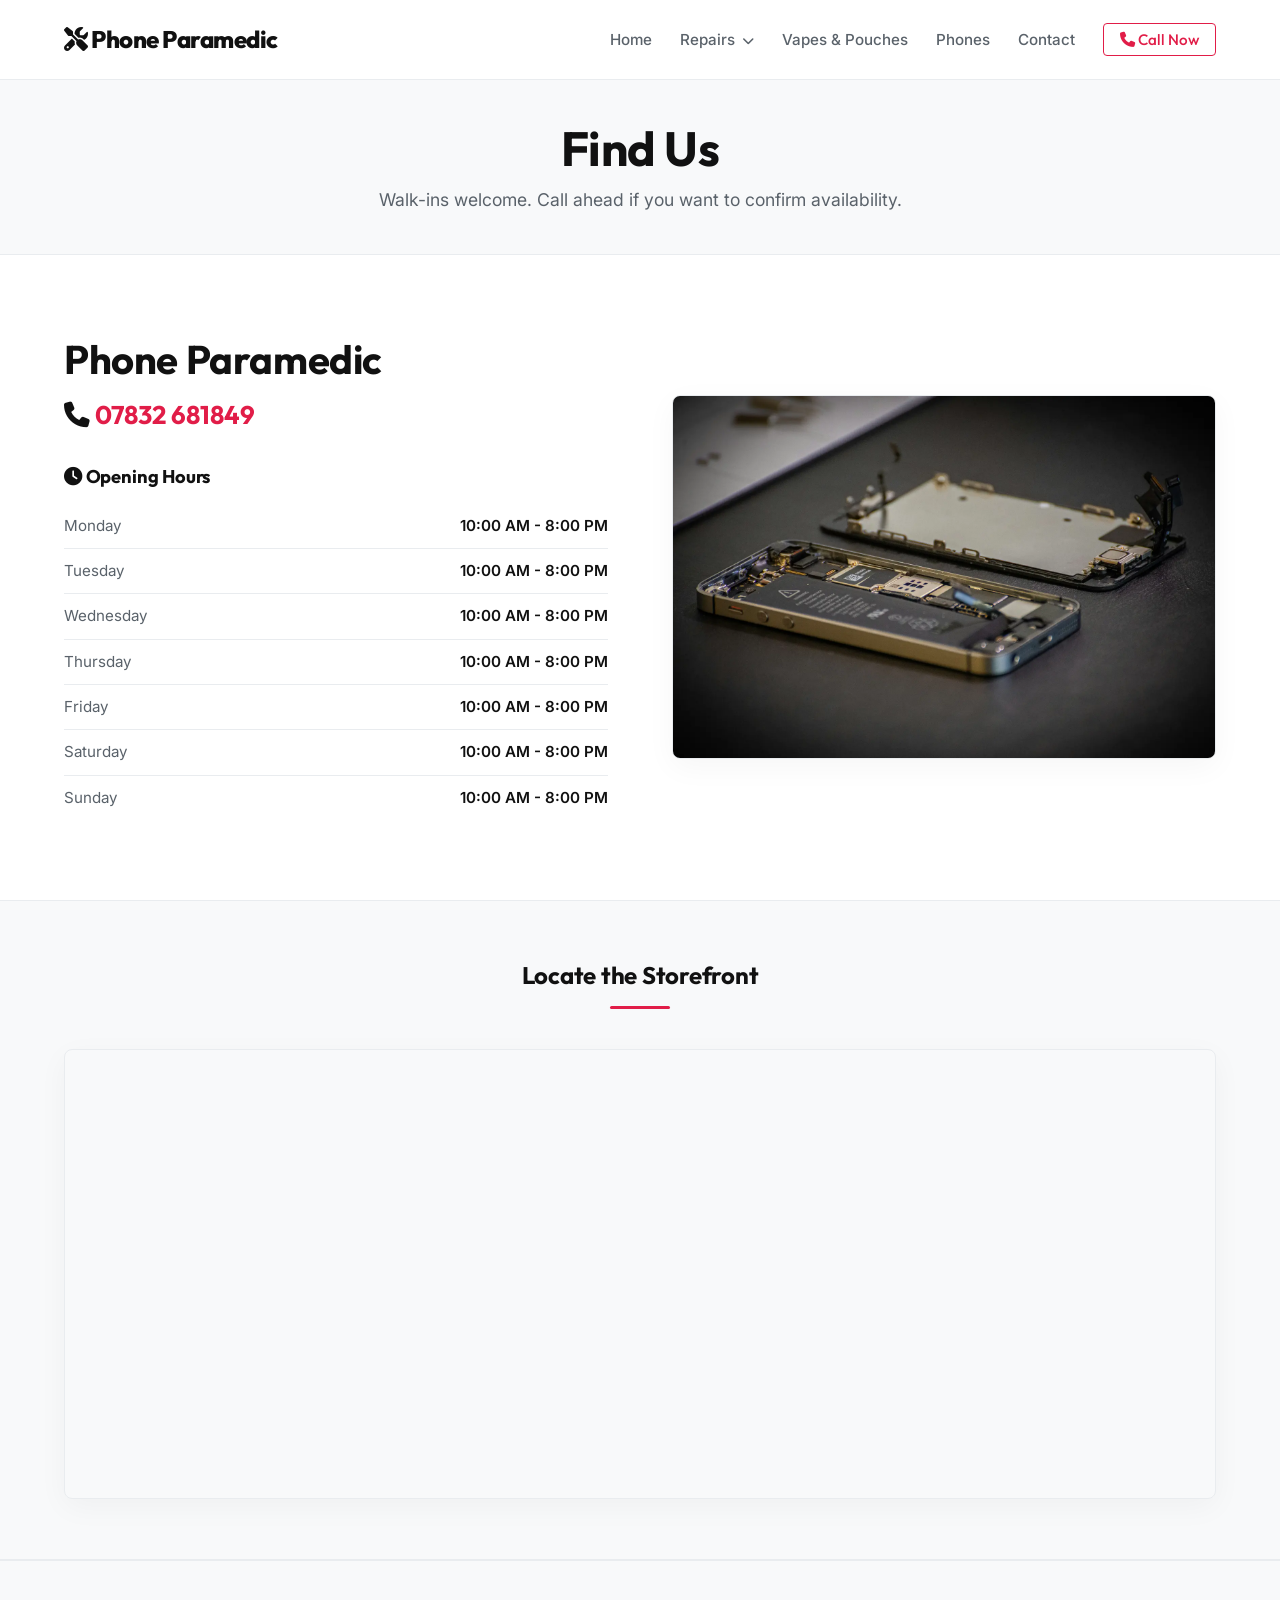
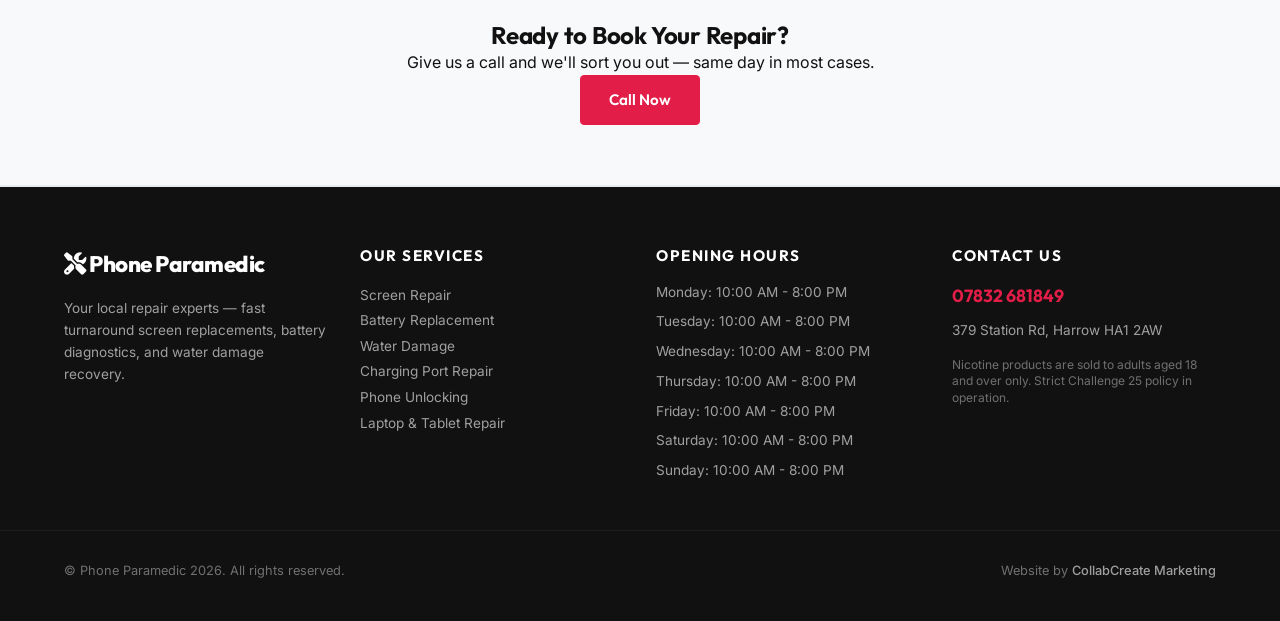
<file: contact.html>
<!DOCTYPE html>
<html lang="en">
<head>
    <meta charset="UTF-8">
    <meta name="viewport" content="width=device-width, initial-scale=1.0">
    <title>Contact Us | Phone Paramedic Harrow, London</title>
    <link rel="stylesheet" href="styles.css">
    <link href="https://fonts.googleapis.com/css2?family=Inter:wght@300;400;500;600;700&family=Outfit:wght@400;500;600;700;800&display=swap" rel="stylesheet">
    <link rel="stylesheet" href="https://cdnjs.cloudflare.com/ajax/libs/font-awesome/6.4.0/css/all.min.css">
    
    <!-- Open Graph Metadata -->
    <meta property="og:title" content="Contact Us | Phone Paramedic Harrow, London">
    <meta property="og:description" content="Fast, premium screen repairs, battery replacements, water damage recovery, vapes, pouches, and refurbished phones in Harrow, London.">
    <meta property="og:image" content="https://mowleed2000.github.io/Phone-Paramedics-/storefront.webp">
    <meta property="og:url" content="https://mowleed2000.github.io/Phone-Paramedics-/contact.html">
    <meta property="og:type" content="website">

    <!-- Microsoft Clarity Tracking Code -->
    <script type="text/javascript">
        (function(c,l,a,r,i,t,y){
            c[a]=c[a]||function(){(c[a].q=c[a].q||[]).push(arguments)};
            t=l.createElement(r);t.async=1;t.src="https://www.clarity.ms/tag/"+i;
            y=l.getElementsByTagName(r)[0];y.parentNode.insertBefore(t,y);
        })(window, document, "clarity", "script", "x1smlah9oa");
    </script>
</head>
<body>

    <nav class="navbar">
        <div class="container nav-container">
            <a href="index.html" class="logo"><i class="fa-solid fa-screwdriver-wrench"></i> Phone Paramedic</a>
            <ul class="nav-links" id="navLinks">
                <li><a href="index.html">Home</a></li>
                <li class="dropdown">
                    <a href="#" class="dropdown-trigger">Repairs <i class="fa-solid fa-chevron-down" style="font-size:0.75rem; margin-left:3px;"></i></a>
                    <ul class="dropdown-menu">
                        <li><a href="screen-repair.html">Screen Repair</a></li>
                        <li><a href="battery-replacement.html">Battery Replacement</a></li>
                        <li><a href="water-damage.html">Water Damage</a></li>
                        <li><a href="charging-port.html">Charging Port Repair</a></li>
                        <li><a href="phone-unlocking.html">Phone Unlocking</a></li>
                        <li><a href="laptop-tablet.html">Laptop &amp; Tablet Repair</a></li>
                    </ul>
                </li>
                <li><a href="vapes-pouches.html">Vapes &amp; Pouches</a></li>
                <li><a href="phones-in-store.html">Phones</a></li>
                <li><a href="contact.html">Contact</a></li>
                
                <li><a href="tel:07832681849" class="btn-nav-cta"><i class="fa-solid fa-phone"></i> Call Now</a></li>
            </ul>
            <div class="hamburger" id="hamburger"><i class="fa-solid fa-bars"></i></div>
        </div>
    </nav>

    <!-- Page Hero -->
    <section class="page-hero text-center reveal">
        <div class="container">
            <h1>Find Us</h1>
            <p>Walk-ins welcome. Call ahead if you want to confirm availability.</p>
        </div>
    </section>

    <!-- Info Column Section -->
    <section class="contact-details-section">
        <div class="container contact-grid-page">
            <div class="contact-left-info reveal">
                <h2>Phone Paramedic</h2>
                <p class="phone-large"><i class="fa-solid fa-phone"></i> <a href="tel:07832681849">07832 681849</a></p>
                
                <div class="hours-box">
                    <h3><i class="fa-solid fa-clock"></i> Opening Hours</h3>
                    <table class="contact-hours-table">
                        <tbody>
                            <tr><td>Monday</td><td>10:00 AM - 8:00 PM</td></tr><tr><td>Tuesday</td><td>10:00 AM - 8:00 PM</td></tr><tr><td>Wednesday</td><td>10:00 AM - 8:00 PM</td></tr><tr><td>Thursday</td><td>10:00 AM - 8:00 PM</td></tr><tr><td>Friday</td><td>10:00 AM - 8:00 PM</td></tr><tr><td>Saturday</td><td>10:00 AM - 8:00 PM</td></tr><tr><td>Sunday</td><td>10:00 AM - 8:00 PM</td></tr>
                        </tbody>
                    </table>
                </div>
            </div>
            
            <div class="contact-right-visual reveal">
                <div class="exterior-img-container">
                    <img src="storefront.webp" alt="Phone Paramedic Storefront Exterior" class="exterior-img-style">
                </div>
            </div>
        </div>
    </section>

    <!-- Google Map Section -->
    <section class="map-section reveal">
        <div class="container">
            <div class="section-header text-center">
                <h2>Locate the Storefront</h2>
                <div class="accent-divider"></div>
            </div>
            <div class="contact-map-wrapper">
                <iframe 
                    src="https://maps.google.com/maps?q=379%20Station%20Rd,%20Harrow%20HA1%202AW&t=&z=16&ie=UTF8&iwloc=&output=embed" 
                    width="100%" 
                    height="450" 
                    style="border:0; border-radius: 8px;" 
                    allowfullscreen="" 
                    loading="lazy" 
                    referrerpolicy="no-referrer-when-downgrade">
                </iframe>
            </div>
        </div>
    </section>

    

    <!-- CTA Section -->
    <section class="contact-cta text-center reveal">
        <div class="container">
            <h2>Ready to Book Your Repair?</h2>
            <p>Give us a call and we'll sort you out — same day in most cases.</p>
            <a href="tel:07832681849" class="btn btn-primary">Call Now</a>
        </div>
    </section>

    <!-- Lightbox Modal -->
    <div id="lightboxModal" class="lightbox">
        <span class="lightbox-close" onclick="closeLightbox()">&times;</span>
        <img class="lightbox-content" id="lightboxImg">
        <div id="lightboxCaption" class="lightbox-caption"></div>
    </div>

    <footer class="footer">
        <div class="container footer-grid">
            <div class="footer-brand">
                <a href="index.html" class="footer-logo"><i class="fa-solid fa-screwdriver-wrench"></i> Phone Paramedic</a>
                <p style="margin-top: 15px; font-size: 0.85rem; line-height: 1.6; color: rgba(255, 255, 255, 0.6);">Your local repair experts — fast turnaround screen replacements, battery diagnostics, and water damage recovery.</p>
                
            </div>
            <div class="footer-links">
                <h4>Our Services</h4>
                <p><a href="screen-repair.html">Screen Repair</a></p>
                <p><a href="battery-replacement.html">Battery Replacement</a></p>
                <p><a href="water-damage.html">Water Damage</a></p>
                <p><a href="charging-port.html">Charging Port Repair</a></p>
                <p><a href="phone-unlocking.html">Phone Unlocking</a></p>
                <p><a href="laptop-tablet.html">Laptop &amp; Tablet Repair</a></p>
            </div>
            <div class="footer-hours">
                <h4>Opening Hours</h4>
                <ul>
                    <li>Monday: 10:00 AM - 8:00 PM</li><li>Tuesday: 10:00 AM - 8:00 PM</li><li>Wednesday: 10:00 AM - 8:00 PM</li><li>Thursday: 10:00 AM - 8:00 PM</li><li>Friday: 10:00 AM - 8:00 PM</li><li>Saturday: 10:00 AM - 8:00 PM</li><li>Sunday: 10:00 AM - 8:00 PM</li>
                </ul>
            </div>
            <div class="footer-contact">
                <h4>Contact Us</h4>
                <p class="phone-num"><a href="tel:07832681849">07832 681849</a></p>
                <p style="margin-top: 10px; font-size: 0.85rem; color: rgba(255, 255, 255, 0.6);">379 Station Rd, Harrow HA1 2AW</p>
                <p style="margin-top: 15px; font-size: 0.75rem; color: rgba(255, 255, 255, 0.4); line-height: 1.4;">
                    Nicotine products are sold to adults aged 18 and over only. Strict Challenge 25 policy in operation.
                </p>
            </div>
        </div>
        <div class="footer-bottom">
            <div class="container" style="display: flex; justify-content: space-between; flex-wrap: wrap; gap: 10px; width: 100%;">
                <p>&copy; Phone Paramedic 2026. All rights reserved.</p>
                <p class="agency-credit">Website by <a href="https://collabcreate.co.uk" target="_blank">CollabCreate Marketing</a></p>
            </div>
        </div>
    </footer>
    <script src="script.js"></script>
</body>
</html>
</file>
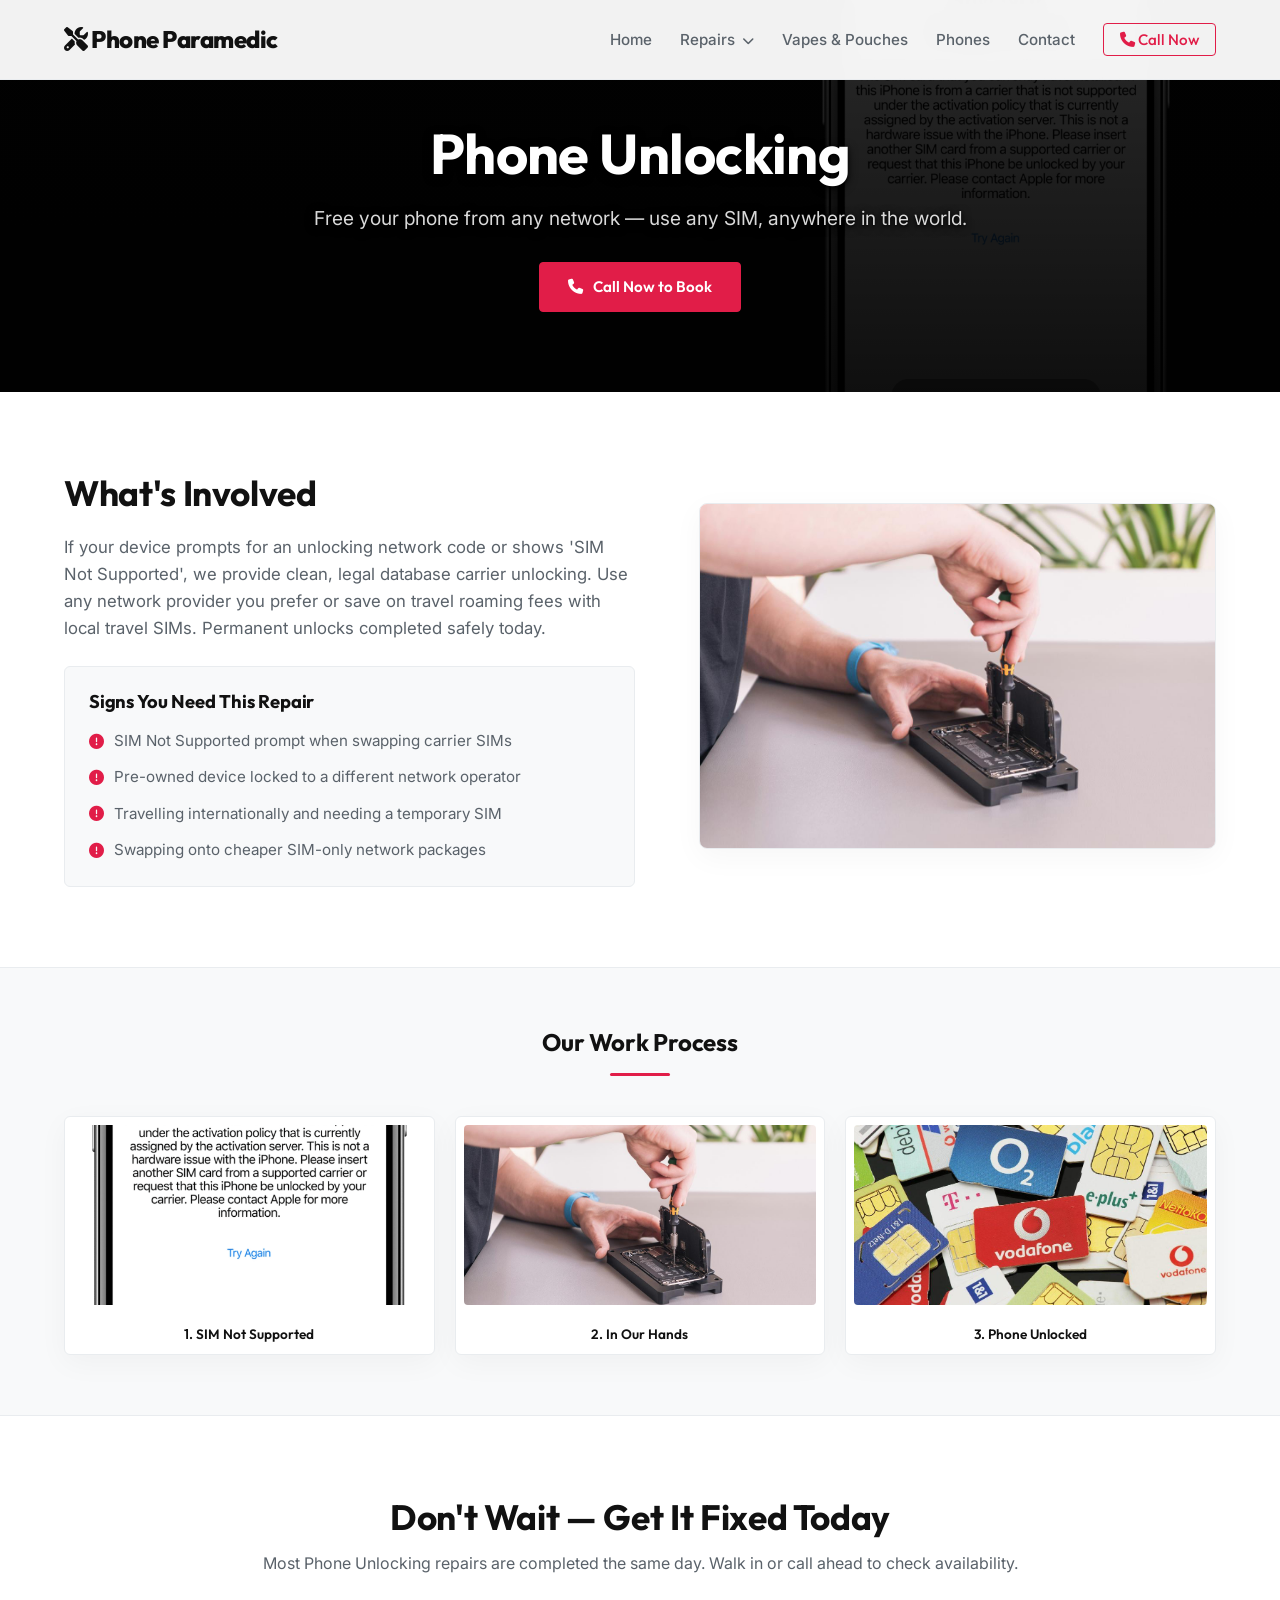
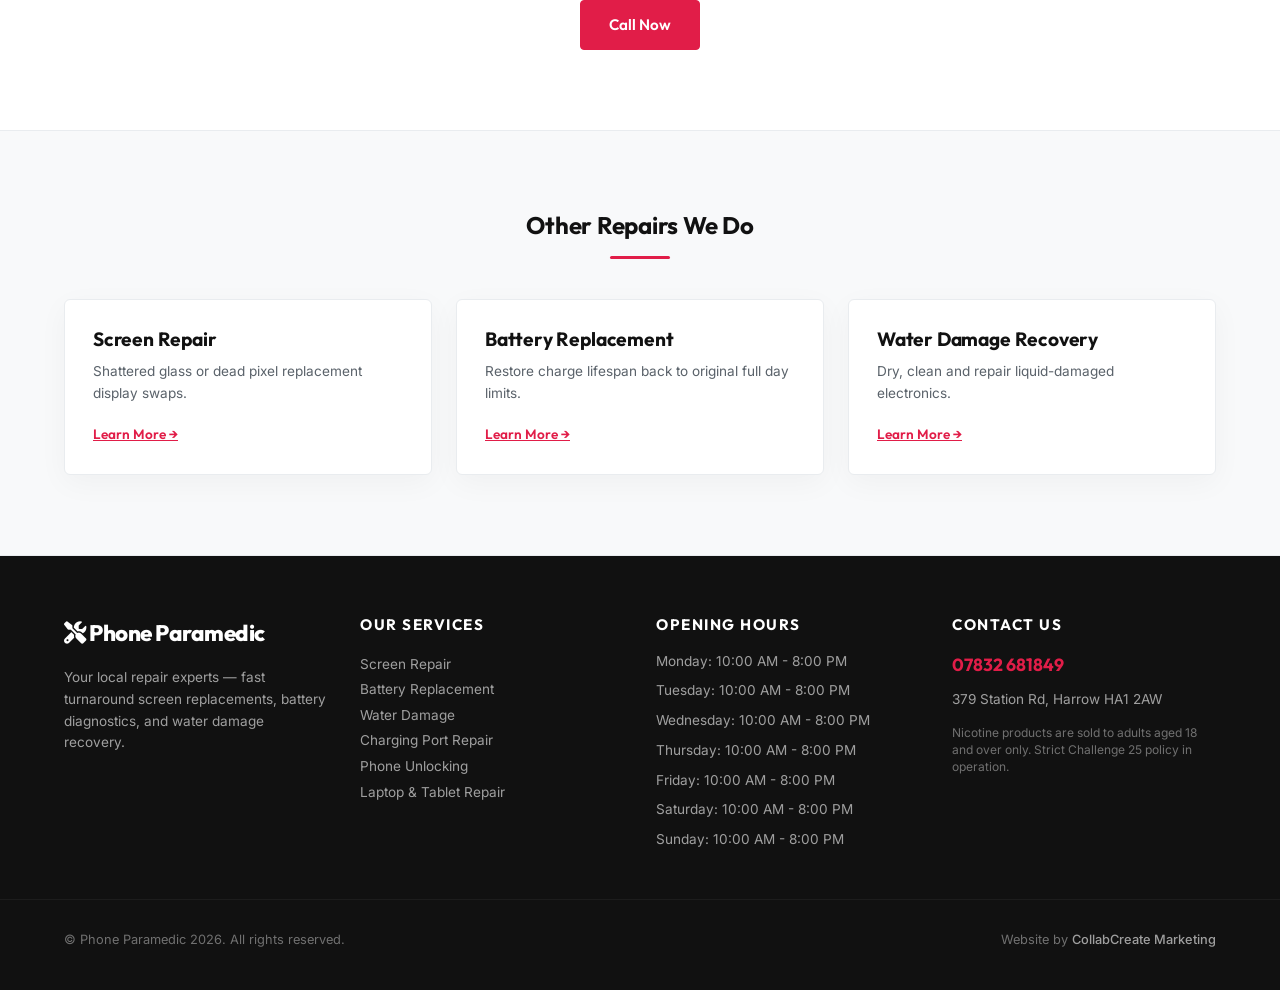
<file: phone-unlocking.html>
<!DOCTYPE html>
<html lang="en">
<head>
    <meta charset="UTF-8">
    <meta name="viewport" content="width=device-width, initial-scale=1.0">
    <title>Phone Unlocking Repairs | Phone Paramedic Harrow, London</title>
    <link rel="stylesheet" href="styles.css">
    <link href="https://fonts.googleapis.com/css2?family=Inter:wght@300;400;500;600;700&family=Outfit:wght@400;500;600;700;800&display=swap" rel="stylesheet">
    <link rel="stylesheet" href="https://cdnjs.cloudflare.com/ajax/libs/font-awesome/6.4.0/css/all.min.css">
    
    <!-- Open Graph Metadata -->
    <meta property="og:title" content="Phone Unlocking Repairs | Phone Paramedic Harrow, London">
    <meta property="og:description" content="Fast, premium screen repairs, battery replacements, water damage recovery, vapes, pouches, and refurbished phones in Harrow, London.">
    <meta property="og:image" content="https://mowleed2000.github.io/Phone-Paramedics-/storefront.webp">
    <meta property="og:url" content="https://mowleed2000.github.io/Phone-Paramedics-/phone-unlocking.html">
    <meta property="og:type" content="website">

    <!-- Microsoft Clarity Tracking Code -->
    <script type="text/javascript">
        (function(c,l,a,r,i,t,y){
            c[a]=c[a]||function(){(c[a].q=c[a].q||[]).push(arguments)};
            t=l.createElement(r);t.async=1;t.src="https://www.clarity.ms/tag/"+i;
            y=l.getElementsByTagName(r)[0];y.parentNode.insertBefore(t,y);
        })(window, document, "clarity", "script", "x1smlah9oa");
    </script>
</head>
<body>

    <nav class="navbar">
        <div class="container nav-container">
            <a href="index.html" class="logo"><i class="fa-solid fa-screwdriver-wrench"></i> Phone Paramedic</a>
            <ul class="nav-links" id="navLinks">
                <li><a href="index.html">Home</a></li>
                <li class="dropdown">
                    <a href="#" class="dropdown-trigger">Repairs <i class="fa-solid fa-chevron-down" style="font-size:0.75rem; margin-left:3px;"></i></a>
                    <ul class="dropdown-menu">
                        <li><a href="screen-repair.html">Screen Repair</a></li>
                        <li><a href="battery-replacement.html">Battery Replacement</a></li>
                        <li><a href="water-damage.html">Water Damage</a></li>
                        <li><a href="charging-port.html">Charging Port Repair</a></li>
                        <li><a href="phone-unlocking.html">Phone Unlocking</a></li>
                        <li><a href="laptop-tablet.html">Laptop &amp; Tablet Repair</a></li>
                    </ul>
                </li>
                <li><a href="vapes-pouches.html">Vapes &amp; Pouches</a></li>
                <li><a href="phones-in-store.html">Phones</a></li>
                <li><a href="contact.html">Contact</a></li>
                
                <li><a href="tel:07832681849" class="btn-nav-cta"><i class="fa-solid fa-phone"></i> Call Now</a></li>
            </ul>
            <div class="hamburger" id="hamburger"><i class="fa-solid fa-bars"></i></div>
        </div>
    </nav>

            <section class="service-hero phone-unlock-hero" style="background-image: linear-gradient(rgba(0, 0, 0, 0.84), rgba(0, 0, 0, 0.94)), url('Phone sim not supported image 1 unlock.png'); background-position: center 20%;">
                <div class="container text-center reveal">
                    <h1>Phone Unlocking</h1>
                    <p>Free your phone from any network — use any SIM, anywhere in the world.</p>
                    <a href="tel:07832681849" class="btn btn-primary"><i class="fa-solid fa-phone"></i> Call Now to Book</a>
                </div>
            </section>

            <section class="service-details">
                <div class="container details-grid">
                    <div class="details-text reveal">
                        <h2>What's Involved</h2>
                        <p>If your device prompts for an unlocking network code or shows 'SIM Not Supported', we provide clean, legal database carrier unlocking. Use any network provider you prefer or save on travel roaming fees with local travel SIMs. Permanent unlocks completed safely today.</p>
                        
                        <div class="symptoms-box">
                            <h3>Signs You Need This Repair</h3>
                            <ul class="symptoms-list">
                                <li><i class='fa-solid fa-circle-exclamation'></i> SIM Not Supported prompt when swapping carrier SIMs</li><li><i class='fa-solid fa-circle-exclamation'></i> Pre-owned device locked to a different network operator</li><li><i class='fa-solid fa-circle-exclamation'></i> Travelling internationally and needing a temporary SIM</li><li><i class='fa-solid fa-circle-exclamation'></i> Swapping onto cheaper SIM-only network packages</li>
                            </ul>
                        </div>
                    </div>
                    <div class="details-image reveal">
                        <img src="Phone being unblocked.jpg" alt="Technician working on device" class="in-process-img">
                    </div>
                </div>
            </section>

            <section class="service-gallery">
                <div class="container">
                    <div class="section-header text-center reveal">
                        <h2>Our Work Process</h2>
                        <div class="accent-divider"></div>
                    </div>
                    <div class="gallery-row reveal">
                        <div class="gallery-item-wrapper" onclick="openLightbox('Phone sim not supported image 1 unlock.png', 'SIM Not Supported')">
                            <img src="Phone sim not supported image 1 unlock.png" alt="Before repair">
                            <span>1. SIM Not Supported</span>
                        </div>
                        <div class="gallery-item-wrapper" onclick="openLightbox('Phone being unblocked.jpg', 'In Our Hands')">
                            <img src="Phone being unblocked.jpg" alt="During repair">
                            <span>2. In Our Hands</span>
                        </div>
                        <div class="gallery-item-wrapper" onclick="openLightbox('Use the provider you want image 3.jpg', 'Phone Unlocked')">
                            <img src="Use the provider you want image 3.jpg" alt="After repair">
                            <span>3. Phone Unlocked</span>
                        </div>
                    </div>
                </div>
            </section>

            <section class="service-cta text-center reveal">
                <div class="container">
                    <h2>Don't Wait — Get It Fixed Today</h2>
                    <p>Most Phone Unlocking repairs are completed the same day. Walk in or call ahead to check availability.</p>
                    <a href="tel:07832681849" class="btn btn-primary">Call Now</a>
                </div>
            </section>

            <section class="related-services">
                <div class="container">
                    <div class="section-header text-center reveal">
                        <h2>Other Repairs We Do</h2>
                        <div class="accent-divider"></div>
                    </div>
                    <div class="related-grid reveal">
                        
                <div class="related-card">
                    <h3>Screen Repair</h3>
                    <p>Shattered glass or dead pixel replacement display swaps.</p>
                    <a href="screen-repair.html" class="learn-more">Learn More &rarr;</a>
                </div>
        
                <div class="related-card">
                    <h3>Battery Replacement</h3>
                    <p>Restore charge lifespan back to original full day limits.</p>
                    <a href="battery-replacement.html" class="learn-more">Learn More &rarr;</a>
                </div>
        
                <div class="related-card">
                    <h3>Water Damage Recovery</h3>
                    <p>Dry, clean and repair liquid-damaged electronics.</p>
                    <a href="water-damage.html" class="learn-more">Learn More &rarr;</a>
                </div>
        
                    </div>
                </div>
            </section>
        
    <!-- Lightbox Modal -->
    <div id="lightboxModal" class="lightbox">
        <span class="lightbox-close" onclick="closeLightbox()">&times;</span>
        <img class="lightbox-content" id="lightboxImg">
        <div id="lightboxCaption" class="lightbox-caption"></div>
    </div>

    <footer class="footer">
        <div class="container footer-grid">
            <div class="footer-brand">
                <a href="index.html" class="footer-logo"><i class="fa-solid fa-screwdriver-wrench"></i> Phone Paramedic</a>
                <p style="margin-top: 15px; font-size: 0.85rem; line-height: 1.6; color: rgba(255, 255, 255, 0.6);">Your local repair experts — fast turnaround screen replacements, battery diagnostics, and water damage recovery.</p>
                
            </div>
            <div class="footer-links">
                <h4>Our Services</h4>
                <p><a href="screen-repair.html">Screen Repair</a></p>
                <p><a href="battery-replacement.html">Battery Replacement</a></p>
                <p><a href="water-damage.html">Water Damage</a></p>
                <p><a href="charging-port.html">Charging Port Repair</a></p>
                <p><a href="phone-unlocking.html">Phone Unlocking</a></p>
                <p><a href="laptop-tablet.html">Laptop &amp; Tablet Repair</a></p>
            </div>
            <div class="footer-hours">
                <h4>Opening Hours</h4>
                <ul>
                    <li>Monday: 10:00 AM - 8:00 PM</li><li>Tuesday: 10:00 AM - 8:00 PM</li><li>Wednesday: 10:00 AM - 8:00 PM</li><li>Thursday: 10:00 AM - 8:00 PM</li><li>Friday: 10:00 AM - 8:00 PM</li><li>Saturday: 10:00 AM - 8:00 PM</li><li>Sunday: 10:00 AM - 8:00 PM</li>
                </ul>
            </div>
            <div class="footer-contact">
                <h4>Contact Us</h4>
                <p class="phone-num"><a href="tel:07832681849">07832 681849</a></p>
                <p style="margin-top: 10px; font-size: 0.85rem; color: rgba(255, 255, 255, 0.6);">379 Station Rd, Harrow HA1 2AW</p>
                <p style="margin-top: 15px; font-size: 0.75rem; color: rgba(255, 255, 255, 0.4); line-height: 1.4;">
                    Nicotine products are sold to adults aged 18 and over only. Strict Challenge 25 policy in operation.
                </p>
            </div>
        </div>
        <div class="footer-bottom">
            <div class="container" style="display: flex; justify-content: space-between; flex-wrap: wrap; gap: 10px; width: 100%;">
                <p>&copy; Phone Paramedic 2026. All rights reserved.</p>
                <p class="agency-credit">Website by <a href="https://collabcreate.co.uk" target="_blank">CollabCreate Marketing</a></p>
            </div>
        </div>
    </footer>
    <script src="script.js"></script>
</body>
</html>
</file>
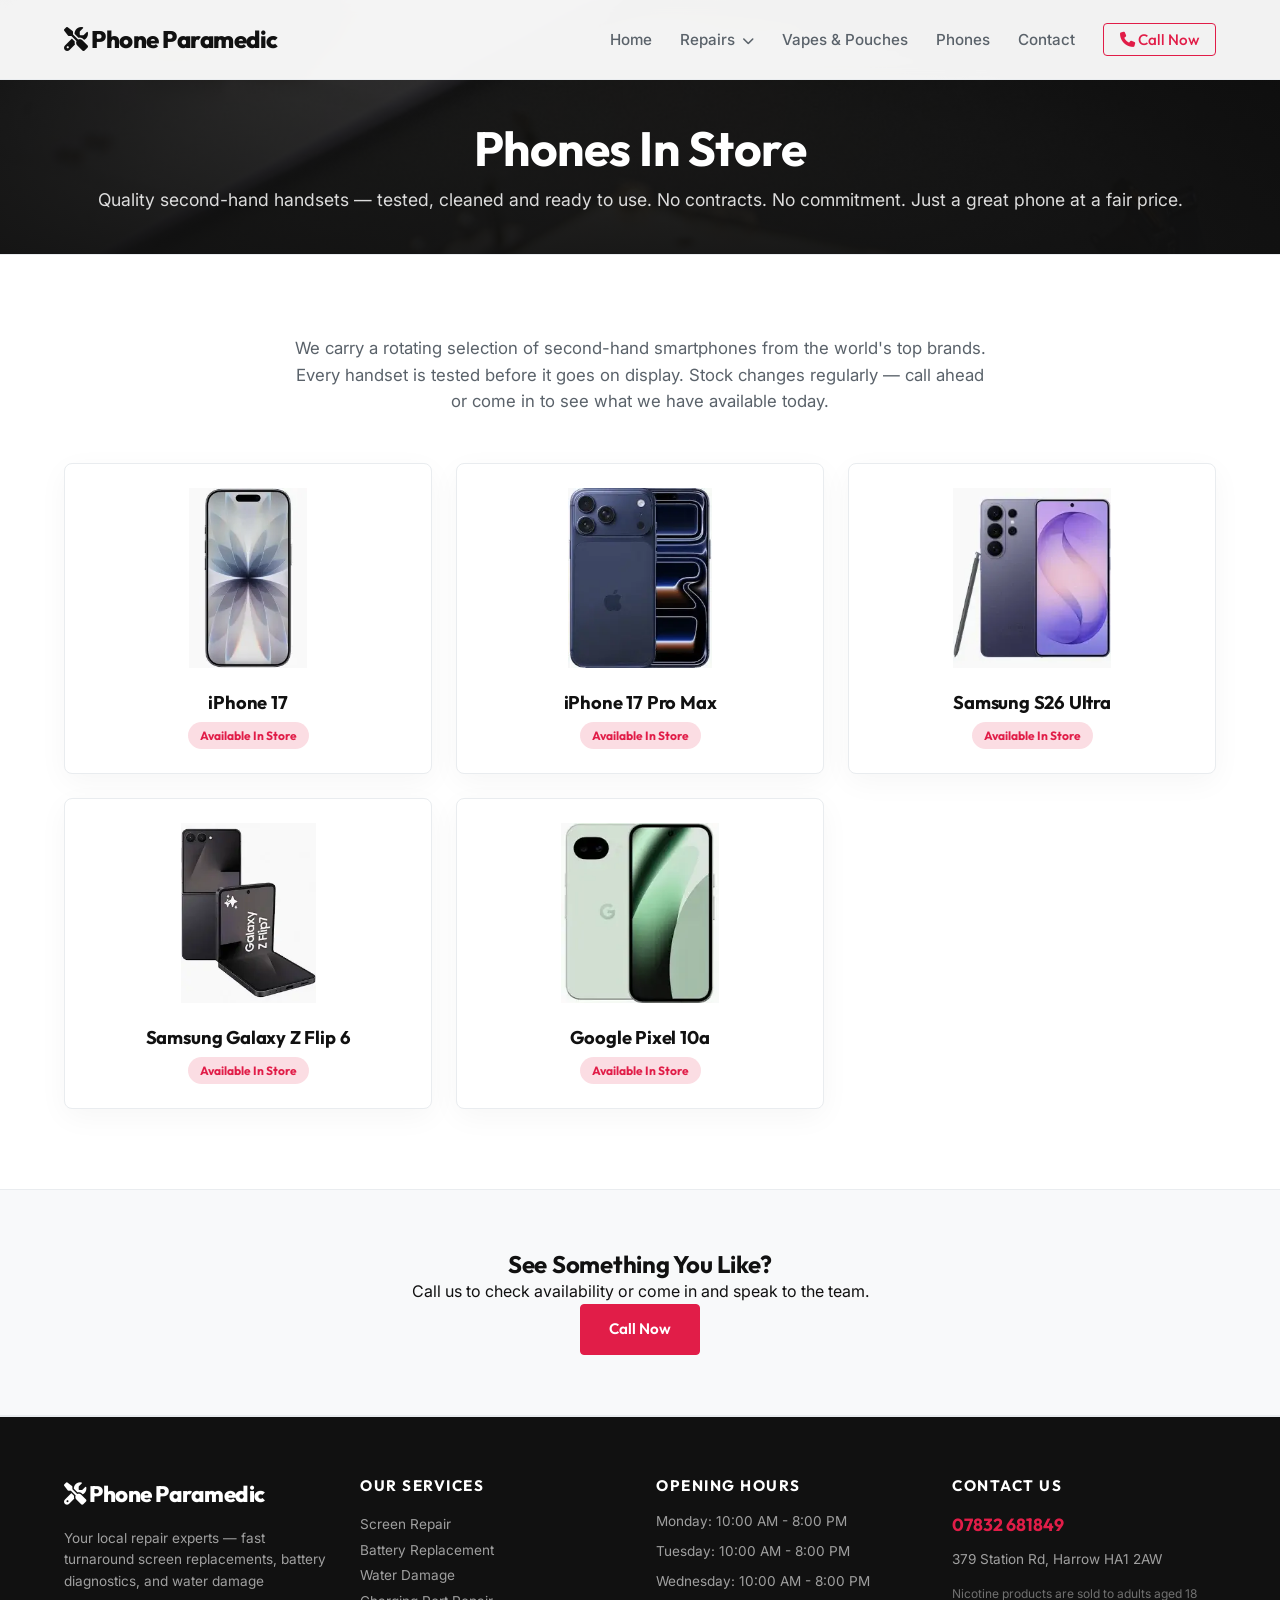
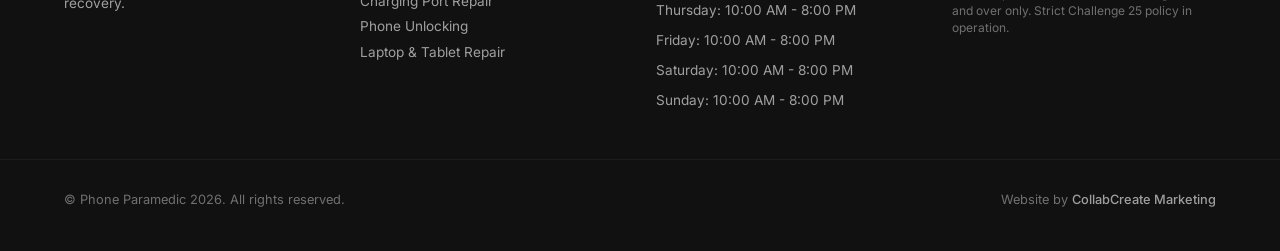
<file: phones-in-store.html>
<!DOCTYPE html>
<html lang="en">
<head>
    <meta charset="UTF-8">
    <meta name="viewport" content="width=device-width, initial-scale=1.0">
    <title>Refurbished Handsets | Phone Paramedic</title>
    <link rel="stylesheet" href="styles.css">
    <link href="https://fonts.googleapis.com/css2?family=Inter:wght@300;400;500;600;700&family=Outfit:wght@400;500;600;700;800&display=swap" rel="stylesheet">
    <link rel="stylesheet" href="https://cdnjs.cloudflare.com/ajax/libs/font-awesome/6.4.0/css/all.min.css">
    
    <!-- Open Graph Metadata -->
    <meta property="og:title" content="Refurbished Handsets | Phone Paramedic">
    <meta property="og:description" content="Fast, premium screen repairs, battery replacements, water damage recovery, vapes, pouches, and refurbished phones in Harrow, London.">
    <meta property="og:image" content="https://mowleed2000.github.io/Phone-Paramedics-/storefront.webp">
    <meta property="og:url" content="https://mowleed2000.github.io/Phone-Paramedics-/phones-in-store.html">
    <meta property="og:type" content="website">

    <!-- Microsoft Clarity Tracking Code -->
    <script type="text/javascript">
        (function(c,l,a,r,i,t,y){
            c[a]=c[a]||function(){(c[a].q=c[a].q||[]).push(arguments)};
            t=l.createElement(r);t.async=1;t.src="https://www.clarity.ms/tag/"+i;
            y=l.getElementsByTagName(r)[0];y.parentNode.insertBefore(t,y);
        })(window, document, "clarity", "script", "x1smlah9oa");
    </script>
</head>
<body>

    <nav class="navbar">
        <div class="container nav-container">
            <a href="index.html" class="logo"><i class="fa-solid fa-screwdriver-wrench"></i> Phone Paramedic</a>
            <ul class="nav-links" id="navLinks">
                <li><a href="index.html">Home</a></li>
                <li class="dropdown">
                    <a href="#" class="dropdown-trigger">Repairs <i class="fa-solid fa-chevron-down" style="font-size:0.75rem; margin-left:3px;"></i></a>
                    <ul class="dropdown-menu">
                        <li><a href="screen-repair.html">Screen Repair</a></li>
                        <li><a href="battery-replacement.html">Battery Replacement</a></li>
                        <li><a href="water-damage.html">Water Damage</a></li>
                        <li><a href="charging-port.html">Charging Port Repair</a></li>
                        <li><a href="phone-unlocking.html">Phone Unlocking</a></li>
                        <li><a href="laptop-tablet.html">Laptop &amp; Tablet Repair</a></li>
                    </ul>
                </li>
                <li><a href="vapes-pouches.html">Vapes &amp; Pouches</a></li>
                <li><a href="phones-in-store.html">Phones</a></li>
                <li><a href="contact.html">Contact</a></li>
                
                <li><a href="tel:07832681849" class="btn-nav-cta"><i class="fa-solid fa-phone"></i> Call Now</a></li>
            </ul>
            <div class="hamburger" id="hamburger"><i class="fa-solid fa-bars"></i></div>
        </div>
    </nav>

    <!-- Page Hero -->
    <section class="page-hero text-center reveal" style="background-image: linear-gradient(rgba(17, 17, 17, 0.75), rgba(17, 17, 17, 0.95)), url('technician.jpg'); background-size: cover; color: #ffffff;">
        <div class="container">
            <h1 style="color: #ffffff;">Phones In Store</h1>
            <p style="color: rgba(255,255,255,0.85);">Quality second-hand handsets — tested, cleaned and ready to use. No contracts. No commitment. Just a great phone at a fair price.</p>
        </div>
    </section>

    <!-- Phones Grid Section -->
    <section class="phones-section">
        <div class="container">
            <p class="intro-paragraph text-center reveal">We carry a rotating selection of second-hand smartphones from the world's top brands. Every handset is tested before it goes on display. Stock changes regularly — call ahead or come in to see what we have available today.</p>
            
            <div class="phones-grid reveal">
                <!-- Phone 1 -->
                <div class="phone-product-card">
                    <img src="Iphone 17.webp" alt="iPhone 17">
                    <h3>iPhone 17</h3>
                    <span class="avail-badge">Available In Store</span>
                </div>
                <!-- Phone 2 -->
                <div class="phone-product-card">
                    <img src="Iphone 17 pro max.webp" alt="iPhone 17 Pro Max">
                    <h3>iPhone 17 Pro Max</h3>
                    <span class="avail-badge">Available In Store</span>
                </div>
                <!-- Phone 3 -->
                <div class="phone-product-card">
                    <img src="Samsung s26 ultra.webp" alt="Samsung S26 Ultra">
                    <h3>Samsung S26 Ultra</h3>
                    <span class="avail-badge">Available In Store</span>
                </div>
                <!-- Phone 4 -->
                <div class="phone-product-card">
                    <img src="Samsung Flip 6.webp" alt="Samsung Galaxy Z Flip 6">
                    <h3>Samsung Galaxy Z Flip 6</h3>
                    <span class="avail-badge">Available In Store</span>
                </div>
                <!-- Phone 5 -->
                <div class="phone-product-card">
                    <img src="Google Pixel 10a.webp" alt="Google Pixel 10a">
                    <h3>Google Pixel 10a</h3>
                    <span class="avail-badge">Available In Store</span>
                </div>
            </div>
        </div>
    </section>

    <!-- CTA Section -->
    <section class="phones-cta text-center reveal">
        <div class="container">
            <h2>See Something You Like?</h2>
            <p>Call us to check availability or come in and speak to the team.</p>
            <a href="tel:07832681849" class="btn btn-primary">Call Now</a>
        </div>
    </section>

    <!-- Lightbox Modal -->
    <div id="lightboxModal" class="lightbox">
        <span class="lightbox-close" onclick="closeLightbox()">&times;</span>
        <img class="lightbox-content" id="lightboxImg">
        <div id="lightboxCaption" class="lightbox-caption"></div>
    </div>

    <footer class="footer">
        <div class="container footer-grid">
            <div class="footer-brand">
                <a href="index.html" class="footer-logo"><i class="fa-solid fa-screwdriver-wrench"></i> Phone Paramedic</a>
                <p style="margin-top: 15px; font-size: 0.85rem; line-height: 1.6; color: rgba(255, 255, 255, 0.6);">Your local repair experts — fast turnaround screen replacements, battery diagnostics, and water damage recovery.</p>
                
            </div>
            <div class="footer-links">
                <h4>Our Services</h4>
                <p><a href="screen-repair.html">Screen Repair</a></p>
                <p><a href="battery-replacement.html">Battery Replacement</a></p>
                <p><a href="water-damage.html">Water Damage</a></p>
                <p><a href="charging-port.html">Charging Port Repair</a></p>
                <p><a href="phone-unlocking.html">Phone Unlocking</a></p>
                <p><a href="laptop-tablet.html">Laptop &amp; Tablet Repair</a></p>
            </div>
            <div class="footer-hours">
                <h4>Opening Hours</h4>
                <ul>
                    <li>Monday: 10:00 AM - 8:00 PM</li><li>Tuesday: 10:00 AM - 8:00 PM</li><li>Wednesday: 10:00 AM - 8:00 PM</li><li>Thursday: 10:00 AM - 8:00 PM</li><li>Friday: 10:00 AM - 8:00 PM</li><li>Saturday: 10:00 AM - 8:00 PM</li><li>Sunday: 10:00 AM - 8:00 PM</li>
                </ul>
            </div>
            <div class="footer-contact">
                <h4>Contact Us</h4>
                <p class="phone-num"><a href="tel:07832681849">07832 681849</a></p>
                <p style="margin-top: 10px; font-size: 0.85rem; color: rgba(255, 255, 255, 0.6);">379 Station Rd, Harrow HA1 2AW</p>
                <p style="margin-top: 15px; font-size: 0.75rem; color: rgba(255, 255, 255, 0.4); line-height: 1.4;">
                    Nicotine products are sold to adults aged 18 and over only. Strict Challenge 25 policy in operation.
                </p>
            </div>
        </div>
        <div class="footer-bottom">
            <div class="container" style="display: flex; justify-content: space-between; flex-wrap: wrap; gap: 10px; width: 100%;">
                <p>&copy; Phone Paramedic 2026. All rights reserved.</p>
                <p class="agency-credit">Website by <a href="https://collabcreate.co.uk" target="_blank">CollabCreate Marketing</a></p>
            </div>
        </div>
    </footer>
    <script src="script.js"></script>
</body>
</html>
</file>
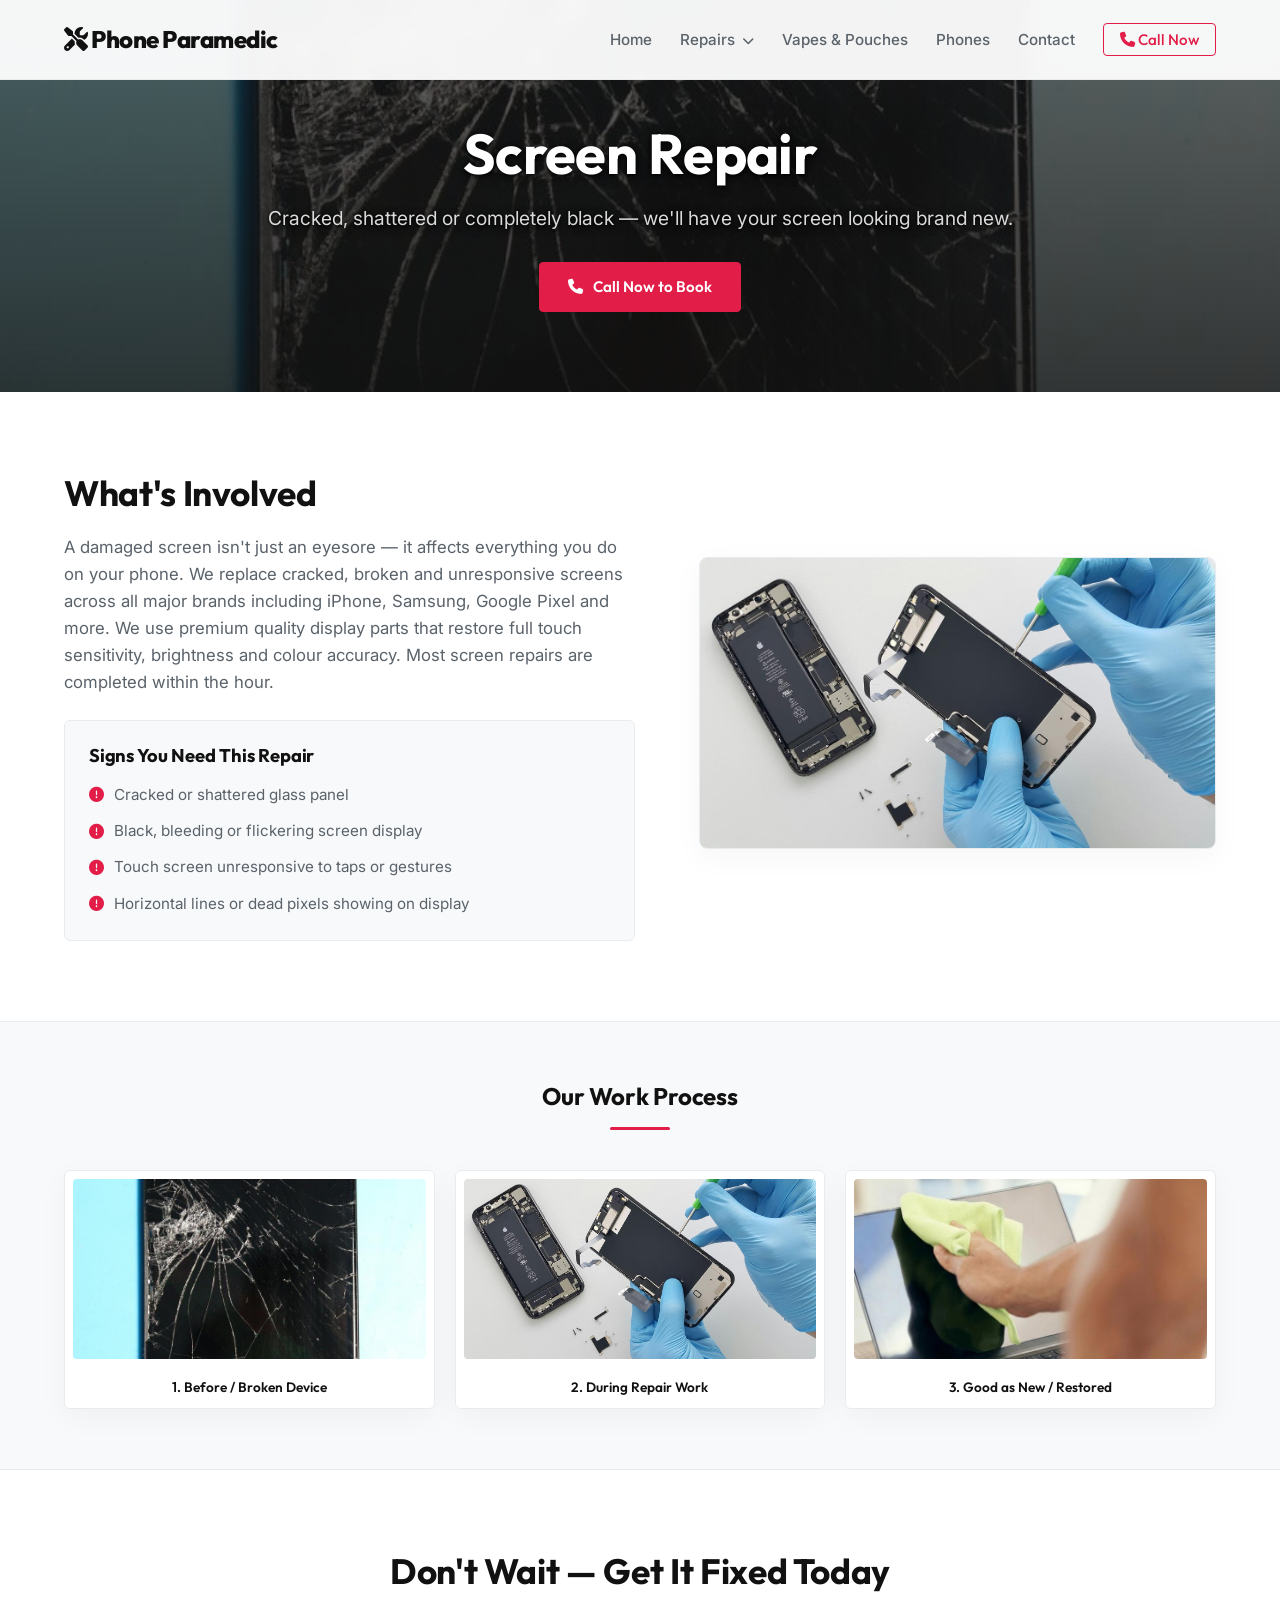
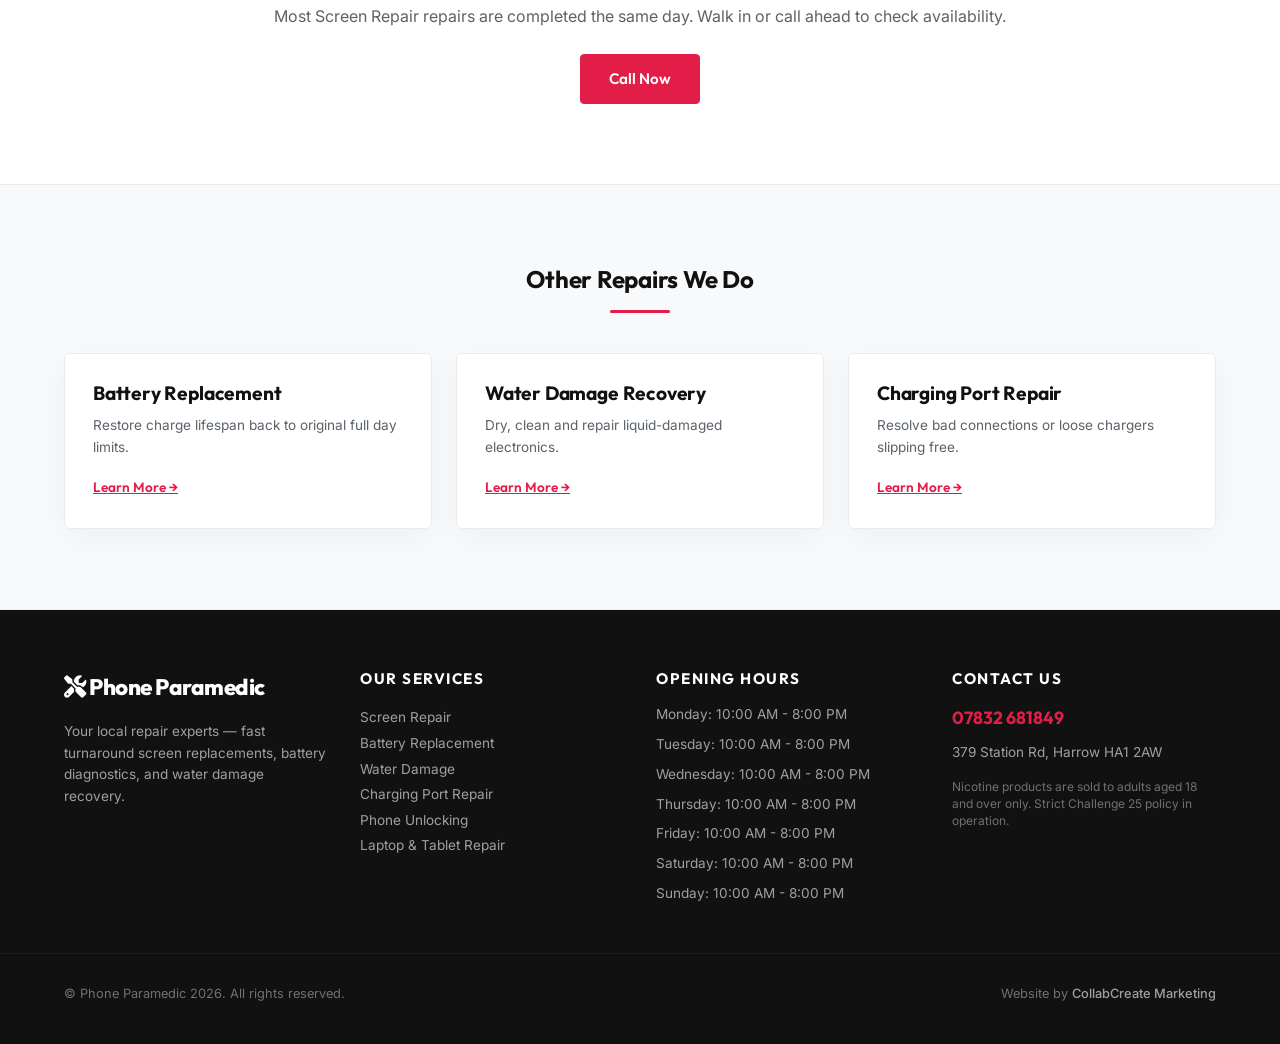
<file: screen-repair.html>
<!DOCTYPE html>
<html lang="en">
<head>
    <meta charset="UTF-8">
    <meta name="viewport" content="width=device-width, initial-scale=1.0">
    <title>Screen Repair Repairs | Phone Paramedic Harrow, London</title>
    <link rel="stylesheet" href="styles.css">
    <link href="https://fonts.googleapis.com/css2?family=Inter:wght@300;400;500;600;700&family=Outfit:wght@400;500;600;700;800&display=swap" rel="stylesheet">
    <link rel="stylesheet" href="https://cdnjs.cloudflare.com/ajax/libs/font-awesome/6.4.0/css/all.min.css">
    
    <!-- Open Graph Metadata -->
    <meta property="og:title" content="Screen Repair Repairs | Phone Paramedic Harrow, London">
    <meta property="og:description" content="Fast, premium screen repairs, battery replacements, water damage recovery, vapes, pouches, and refurbished phones in Harrow, London.">
    <meta property="og:image" content="https://mowleed2000.github.io/Phone-Paramedics-/storefront.webp">
    <meta property="og:url" content="https://mowleed2000.github.io/Phone-Paramedics-/screen-repair.html">
    <meta property="og:type" content="website">

    <!-- Microsoft Clarity Tracking Code -->
    <script type="text/javascript">
        (function(c,l,a,r,i,t,y){
            c[a]=c[a]||function(){(c[a].q=c[a].q||[]).push(arguments)};
            t=l.createElement(r);t.async=1;t.src="https://www.clarity.ms/tag/"+i;
            y=l.getElementsByTagName(r)[0];y.parentNode.insertBefore(t,y);
        })(window, document, "clarity", "script", "x1smlah9oa");
    </script>
</head>
<body>

    <nav class="navbar">
        <div class="container nav-container">
            <a href="index.html" class="logo"><i class="fa-solid fa-screwdriver-wrench"></i> Phone Paramedic</a>
            <ul class="nav-links" id="navLinks">
                <li><a href="index.html">Home</a></li>
                <li class="dropdown">
                    <a href="#" class="dropdown-trigger">Repairs <i class="fa-solid fa-chevron-down" style="font-size:0.75rem; margin-left:3px;"></i></a>
                    <ul class="dropdown-menu">
                        <li><a href="screen-repair.html">Screen Repair</a></li>
                        <li><a href="battery-replacement.html">Battery Replacement</a></li>
                        <li><a href="water-damage.html">Water Damage</a></li>
                        <li><a href="charging-port.html">Charging Port Repair</a></li>
                        <li><a href="phone-unlocking.html">Phone Unlocking</a></li>
                        <li><a href="laptop-tablet.html">Laptop &amp; Tablet Repair</a></li>
                    </ul>
                </li>
                <li><a href="vapes-pouches.html">Vapes &amp; Pouches</a></li>
                <li><a href="phones-in-store.html">Phones</a></li>
                <li><a href="contact.html">Contact</a></li>
                
                <li><a href="tel:07832681849" class="btn-nav-cta"><i class="fa-solid fa-phone"></i> Call Now</a></li>
            </ul>
            <div class="hamburger" id="hamburger"><i class="fa-solid fa-bars"></i></div>
        </div>
    </nav>

            <section class="service-hero" style="background-image: linear-gradient(rgba(17, 17, 17, 0.65), rgba(17, 17, 17, 0.85)), url('Screen broken screen repair page image 1.jpg');">
                <div class="container text-center reveal">
                    <h1>Screen Repair</h1>
                    <p>Cracked, shattered or completely black — we'll have your screen looking brand new.</p>
                    <a href="tel:07832681849" class="btn btn-primary"><i class="fa-solid fa-phone"></i> Call Now to Book</a>
                </div>
            </section>

            <section class="service-details">
                <div class="container details-grid">
                    <div class="details-text reveal">
                        <h2>What's Involved</h2>
                        <p>A damaged screen isn't just an eyesore — it affects everything you do on your phone. We replace cracked, broken and unresponsive screens across all major brands including iPhone, Samsung, Google Pixel and more. We use premium quality display parts that restore full touch sensitivity, brightness and colour accuracy. Most screen repairs are completed within the hour.</p>
                        
                        <div class="symptoms-box">
                            <h3>Signs You Need This Repair</h3>
                            <ul class="symptoms-list">
                                <li><i class='fa-solid fa-circle-exclamation'></i> Cracked or shattered glass panel</li><li><i class='fa-solid fa-circle-exclamation'></i> Black, bleeding or flickering screen display</li><li><i class='fa-solid fa-circle-exclamation'></i> Touch screen unresponsive to taps or gestures</li><li><i class='fa-solid fa-circle-exclamation'></i> Horizontal lines or dead pixels showing on display</li>
                            </ul>
                        </div>
                    </div>
                    <div class="details-image reveal">
                        <img src="Screen being repaired image 2.jpg" alt="Technician working on device" class="in-process-img">
                    </div>
                </div>
            </section>

            <section class="service-gallery">
                <div class="container">
                    <div class="section-header text-center reveal">
                        <h2>Our Work Process</h2>
                        <div class="accent-divider"></div>
                    </div>
                    <div class="gallery-row reveal">
                        <div class="gallery-item-wrapper" onclick="openLightbox('Screen broken screen repair page image 1.jpg', 'Before / Broken Device')">
                            <img src="Screen broken screen repair page image 1.jpg" alt="Before repair">
                            <span>1. Before / Broken Device</span>
                        </div>
                        <div class="gallery-item-wrapper" onclick="openLightbox('Screen being repaired image 2.jpg', 'During Repair Work')">
                            <img src="Screen being repaired image 2.jpg" alt="During repair">
                            <span>2. During Repair Work</span>
                        </div>
                        <div class="gallery-item-wrapper" onclick="openLightbox('Screen fixed image 3.jpg', 'Good as New / Restored')">
                            <img src="Screen fixed image 3.jpg" alt="After repair">
                            <span>3. Good as New / Restored</span>
                        </div>
                    </div>
                </div>
            </section>

            <section class="service-cta text-center reveal">
                <div class="container">
                    <h2>Don't Wait — Get It Fixed Today</h2>
                    <p>Most Screen Repair repairs are completed the same day. Walk in or call ahead to check availability.</p>
                    <a href="tel:07832681849" class="btn btn-primary">Call Now</a>
                </div>
            </section>

            <section class="related-services">
                <div class="container">
                    <div class="section-header text-center reveal">
                        <h2>Other Repairs We Do</h2>
                        <div class="accent-divider"></div>
                    </div>
                    <div class="related-grid reveal">
                        
                <div class="related-card">
                    <h3>Battery Replacement</h3>
                    <p>Restore charge lifespan back to original full day limits.</p>
                    <a href="battery-replacement.html" class="learn-more">Learn More &rarr;</a>
                </div>
        
                <div class="related-card">
                    <h3>Water Damage Recovery</h3>
                    <p>Dry, clean and repair liquid-damaged electronics.</p>
                    <a href="water-damage.html" class="learn-more">Learn More &rarr;</a>
                </div>
        
                <div class="related-card">
                    <h3>Charging Port Repair</h3>
                    <p>Resolve bad connections or loose chargers slipping free.</p>
                    <a href="charging-port.html" class="learn-more">Learn More &rarr;</a>
                </div>
        
                    </div>
                </div>
            </section>
        
    <!-- Lightbox Modal -->
    <div id="lightboxModal" class="lightbox">
        <span class="lightbox-close" onclick="closeLightbox()">&times;</span>
        <img class="lightbox-content" id="lightboxImg">
        <div id="lightboxCaption" class="lightbox-caption"></div>
    </div>

    <footer class="footer">
        <div class="container footer-grid">
            <div class="footer-brand">
                <a href="index.html" class="footer-logo"><i class="fa-solid fa-screwdriver-wrench"></i> Phone Paramedic</a>
                <p style="margin-top: 15px; font-size: 0.85rem; line-height: 1.6; color: rgba(255, 255, 255, 0.6);">Your local repair experts — fast turnaround screen replacements, battery diagnostics, and water damage recovery.</p>
                
            </div>
            <div class="footer-links">
                <h4>Our Services</h4>
                <p><a href="screen-repair.html">Screen Repair</a></p>
                <p><a href="battery-replacement.html">Battery Replacement</a></p>
                <p><a href="water-damage.html">Water Damage</a></p>
                <p><a href="charging-port.html">Charging Port Repair</a></p>
                <p><a href="phone-unlocking.html">Phone Unlocking</a></p>
                <p><a href="laptop-tablet.html">Laptop &amp; Tablet Repair</a></p>
            </div>
            <div class="footer-hours">
                <h4>Opening Hours</h4>
                <ul>
                    <li>Monday: 10:00 AM - 8:00 PM</li><li>Tuesday: 10:00 AM - 8:00 PM</li><li>Wednesday: 10:00 AM - 8:00 PM</li><li>Thursday: 10:00 AM - 8:00 PM</li><li>Friday: 10:00 AM - 8:00 PM</li><li>Saturday: 10:00 AM - 8:00 PM</li><li>Sunday: 10:00 AM - 8:00 PM</li>
                </ul>
            </div>
            <div class="footer-contact">
                <h4>Contact Us</h4>
                <p class="phone-num"><a href="tel:07832681849">07832 681849</a></p>
                <p style="margin-top: 10px; font-size: 0.85rem; color: rgba(255, 255, 255, 0.6);">379 Station Rd, Harrow HA1 2AW</p>
                <p style="margin-top: 15px; font-size: 0.75rem; color: rgba(255, 255, 255, 0.4); line-height: 1.4;">
                    Nicotine products are sold to adults aged 18 and over only. Strict Challenge 25 policy in operation.
                </p>
            </div>
        </div>
        <div class="footer-bottom">
            <div class="container" style="display: flex; justify-content: space-between; flex-wrap: wrap; gap: 10px; width: 100%;">
                <p>&copy; Phone Paramedic 2026. All rights reserved.</p>
                <p class="agency-credit">Website by <a href="https://collabcreate.co.uk" target="_blank">CollabCreate Marketing</a></p>
            </div>
        </div>
    </footer>
    <script src="script.js"></script>
</body>
</html>
</file>
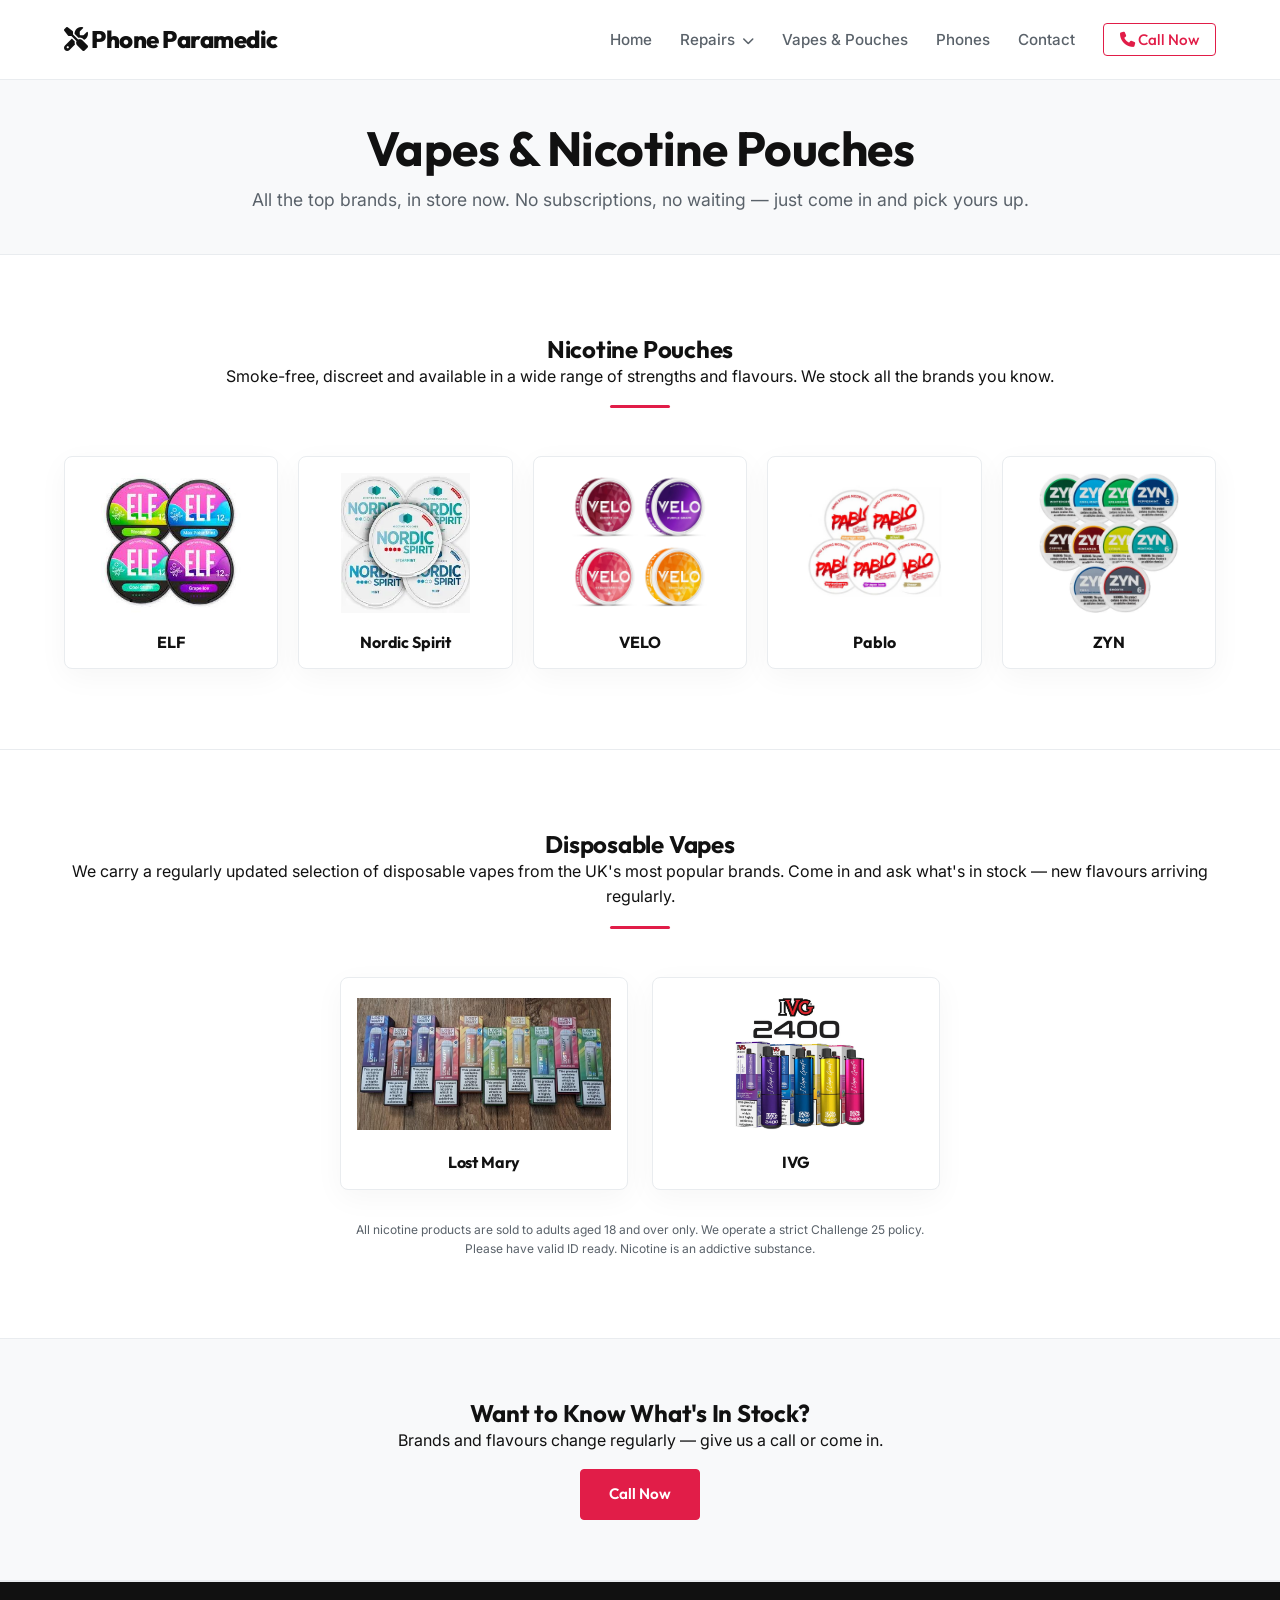
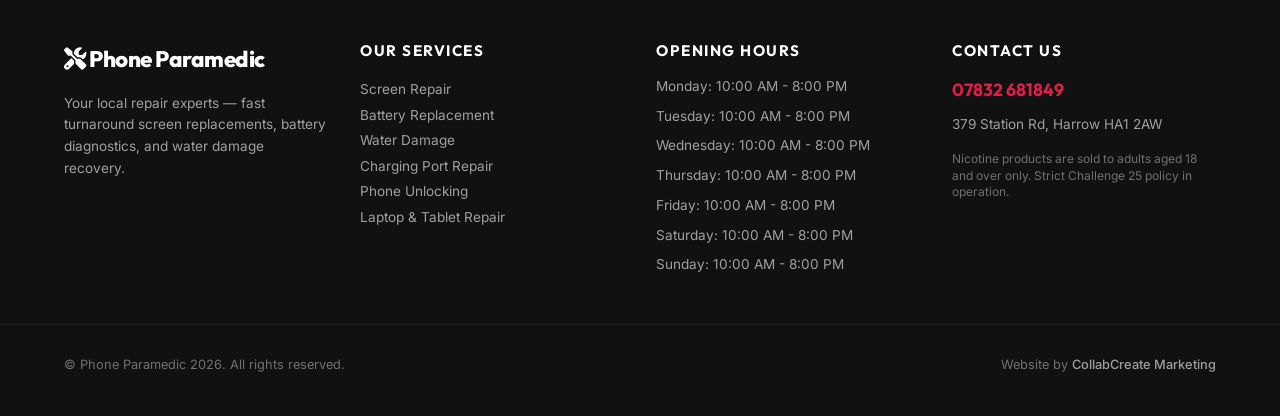
<file: vapes-pouches.html>
<!DOCTYPE html>
<html lang="en">
<head>
    <meta charset="UTF-8">
    <meta name="viewport" content="width=device-width, initial-scale=1.0">
    <title>Vapes & Pouches | Phone Paramedic Products</title>
    <link rel="stylesheet" href="styles.css">
    <link href="https://fonts.googleapis.com/css2?family=Inter:wght@300;400;500;600;700&family=Outfit:wght@400;500;600;700;800&display=swap" rel="stylesheet">
    <link rel="stylesheet" href="https://cdnjs.cloudflare.com/ajax/libs/font-awesome/6.4.0/css/all.min.css">
    
    <!-- Open Graph Metadata -->
    <meta property="og:title" content="Vapes & Pouches | Phone Paramedic Products">
    <meta property="og:description" content="Fast, premium screen repairs, battery replacements, water damage recovery, vapes, pouches, and refurbished phones in Harrow, London.">
    <meta property="og:image" content="https://mowleed2000.github.io/Phone-Paramedics-/storefront.webp">
    <meta property="og:url" content="https://mowleed2000.github.io/Phone-Paramedics-/vapes-pouches.html">
    <meta property="og:type" content="website">

    <!-- Microsoft Clarity Tracking Code -->
    <script type="text/javascript">
        (function(c,l,a,r,i,t,y){
            c[a]=c[a]||function(){(c[a].q=c[a].q||[]).push(arguments)};
            t=l.createElement(r);t.async=1;t.src="https://www.clarity.ms/tag/"+i;
            y=l.getElementsByTagName(r)[0];y.parentNode.insertBefore(t,y);
        })(window, document, "clarity", "script", "x1smlah9oa");
    </script>
</head>
<body>

    <nav class="navbar">
        <div class="container nav-container">
            <a href="index.html" class="logo"><i class="fa-solid fa-screwdriver-wrench"></i> Phone Paramedic</a>
            <ul class="nav-links" id="navLinks">
                <li><a href="index.html">Home</a></li>
                <li class="dropdown">
                    <a href="#" class="dropdown-trigger">Repairs <i class="fa-solid fa-chevron-down" style="font-size:0.75rem; margin-left:3px;"></i></a>
                    <ul class="dropdown-menu">
                        <li><a href="screen-repair.html">Screen Repair</a></li>
                        <li><a href="battery-replacement.html">Battery Replacement</a></li>
                        <li><a href="water-damage.html">Water Damage</a></li>
                        <li><a href="charging-port.html">Charging Port Repair</a></li>
                        <li><a href="phone-unlocking.html">Phone Unlocking</a></li>
                        <li><a href="laptop-tablet.html">Laptop &amp; Tablet Repair</a></li>
                    </ul>
                </li>
                <li><a href="vapes-pouches.html">Vapes &amp; Pouches</a></li>
                <li><a href="phones-in-store.html">Phones</a></li>
                <li><a href="contact.html">Contact</a></li>
                
                <li><a href="tel:07832681849" class="btn-nav-cta"><i class="fa-solid fa-phone"></i> Call Now</a></li>
            </ul>
            <div class="hamburger" id="hamburger"><i class="fa-solid fa-bars"></i></div>
        </div>
    </nav>

    <!-- Page Hero -->
    <section class="page-hero text-center reveal">
        <div class="container">
            <h1>Vapes &amp; Nicotine Pouches</h1>
            <p>All the top brands, in store now. No subscriptions, no waiting — just come in and pick yours up.</p>
        </div>
    </section>

    <!-- Nicotine Pouches Section -->
    <section class="pouches-section">
        <div class="container">
            <div class="section-header text-center reveal">
                <h2>Nicotine Pouches</h2>
                <p>Smoke-free, discreet and available in a wide range of strengths and flavours. We stock all the brands you know.</p>
                <div class="accent-divider"></div>
            </div>
            
            <div class="pouches-grid reveal">
                <div class="brand-card">
                    <img src="Elf reuse.jpg" alt="ELF Nicotine Pouches">
                    <h3>ELF</h3>
                </div>
                <div class="brand-card">
                    <img src="Nordic Reuse.webp" alt="Nordic Spirit">
                    <h3>Nordic Spirit</h3>
                </div>
                <div class="brand-card">
                    <img src="Velo reuse.jpg" alt="VELO">
                    <h3>VELO</h3>
                </div>
                <div class="brand-card">
                    <img src="Pablo reuse.jpg" alt="Pablo">
                    <h3>Pablo</h3>
                </div>
                <div class="brand-card">
                    <img src="ZYN Pouches Reuse.webp" alt="ZYN">
                    <h3>ZYN</h3>
                </div>
            </div>
        </div>
    </section>

    <!-- Vapes Section -->
    <section class="vapes-section">
        <div class="container">
            <div class="section-header text-center reveal">
                <h2>Disposable Vapes</h2>
                <p>We carry a regularly updated selection of disposable vapes from the UK's most popular brands. Come in and ask what's in stock — new flavours arriving regularly.</p>
                <div class="accent-divider"></div>
            </div>
            
            <div class="vapes-grid-two reveal">
                <div class="brand-card-two">
                    <img src="Lost Mary reuse.jpg" alt="Lost Mary Vapes">
                    <h3>Lost Mary</h3>
                </div>
                <div class="brand-card-two">
                    <img src="IVG Reuse 1.jpg" alt="IVG Vapes">
                    <h3>IVG</h3>
                </div>
            </div>
            
            <p class="disclaimer-text text-center reveal" style="max-width: 600px; margin: 30px auto 0;">All nicotine products are sold to adults aged 18 and over only. We operate a strict Challenge 25 policy. Please have valid ID ready. Nicotine is an addictive substance.</p>
        </div>
    </section>

    <!-- CTA Section -->
    <section class="vapes-cta text-center reveal">
        <div class="container">
            <h2>Want to Know What's In Stock?</h2>
            <p>Brands and flavours change regularly — give us a call or come in.</p>
            <a href="tel:07832681849" class="btn btn-primary" style="margin-top: 16px;">Call Now</a>
        </div>
    </section>

    <!-- Lightbox Modal -->
    <div id="lightboxModal" class="lightbox">
        <span class="lightbox-close" onclick="closeLightbox()">&times;</span>
        <img class="lightbox-content" id="lightboxImg">
        <div id="lightboxCaption" class="lightbox-caption"></div>
    </div>

    <footer class="footer">
        <div class="container footer-grid">
            <div class="footer-brand">
                <a href="index.html" class="footer-logo"><i class="fa-solid fa-screwdriver-wrench"></i> Phone Paramedic</a>
                <p style="margin-top: 15px; font-size: 0.85rem; line-height: 1.6; color: rgba(255, 255, 255, 0.6);">Your local repair experts — fast turnaround screen replacements, battery diagnostics, and water damage recovery.</p>
                
            </div>
            <div class="footer-links">
                <h4>Our Services</h4>
                <p><a href="screen-repair.html">Screen Repair</a></p>
                <p><a href="battery-replacement.html">Battery Replacement</a></p>
                <p><a href="water-damage.html">Water Damage</a></p>
                <p><a href="charging-port.html">Charging Port Repair</a></p>
                <p><a href="phone-unlocking.html">Phone Unlocking</a></p>
                <p><a href="laptop-tablet.html">Laptop &amp; Tablet Repair</a></p>
            </div>
            <div class="footer-hours">
                <h4>Opening Hours</h4>
                <ul>
                    <li>Monday: 10:00 AM - 8:00 PM</li><li>Tuesday: 10:00 AM - 8:00 PM</li><li>Wednesday: 10:00 AM - 8:00 PM</li><li>Thursday: 10:00 AM - 8:00 PM</li><li>Friday: 10:00 AM - 8:00 PM</li><li>Saturday: 10:00 AM - 8:00 PM</li><li>Sunday: 10:00 AM - 8:00 PM</li>
                </ul>
            </div>
            <div class="footer-contact">
                <h4>Contact Us</h4>
                <p class="phone-num"><a href="tel:07832681849">07832 681849</a></p>
                <p style="margin-top: 10px; font-size: 0.85rem; color: rgba(255, 255, 255, 0.6);">379 Station Rd, Harrow HA1 2AW</p>
                <p style="margin-top: 15px; font-size: 0.75rem; color: rgba(255, 255, 255, 0.4); line-height: 1.4;">
                    Nicotine products are sold to adults aged 18 and over only. Strict Challenge 25 policy in operation.
                </p>
            </div>
        </div>
        <div class="footer-bottom">
            <div class="container" style="display: flex; justify-content: space-between; flex-wrap: wrap; gap: 10px; width: 100%;">
                <p>&copy; Phone Paramedic 2026. All rights reserved.</p>
                <p class="agency-credit">Website by <a href="https://collabcreate.co.uk" target="_blank">CollabCreate Marketing</a></p>
            </div>
        </div>
    </footer>
    <script src="script.js"></script>
</body>
</html>
</file>
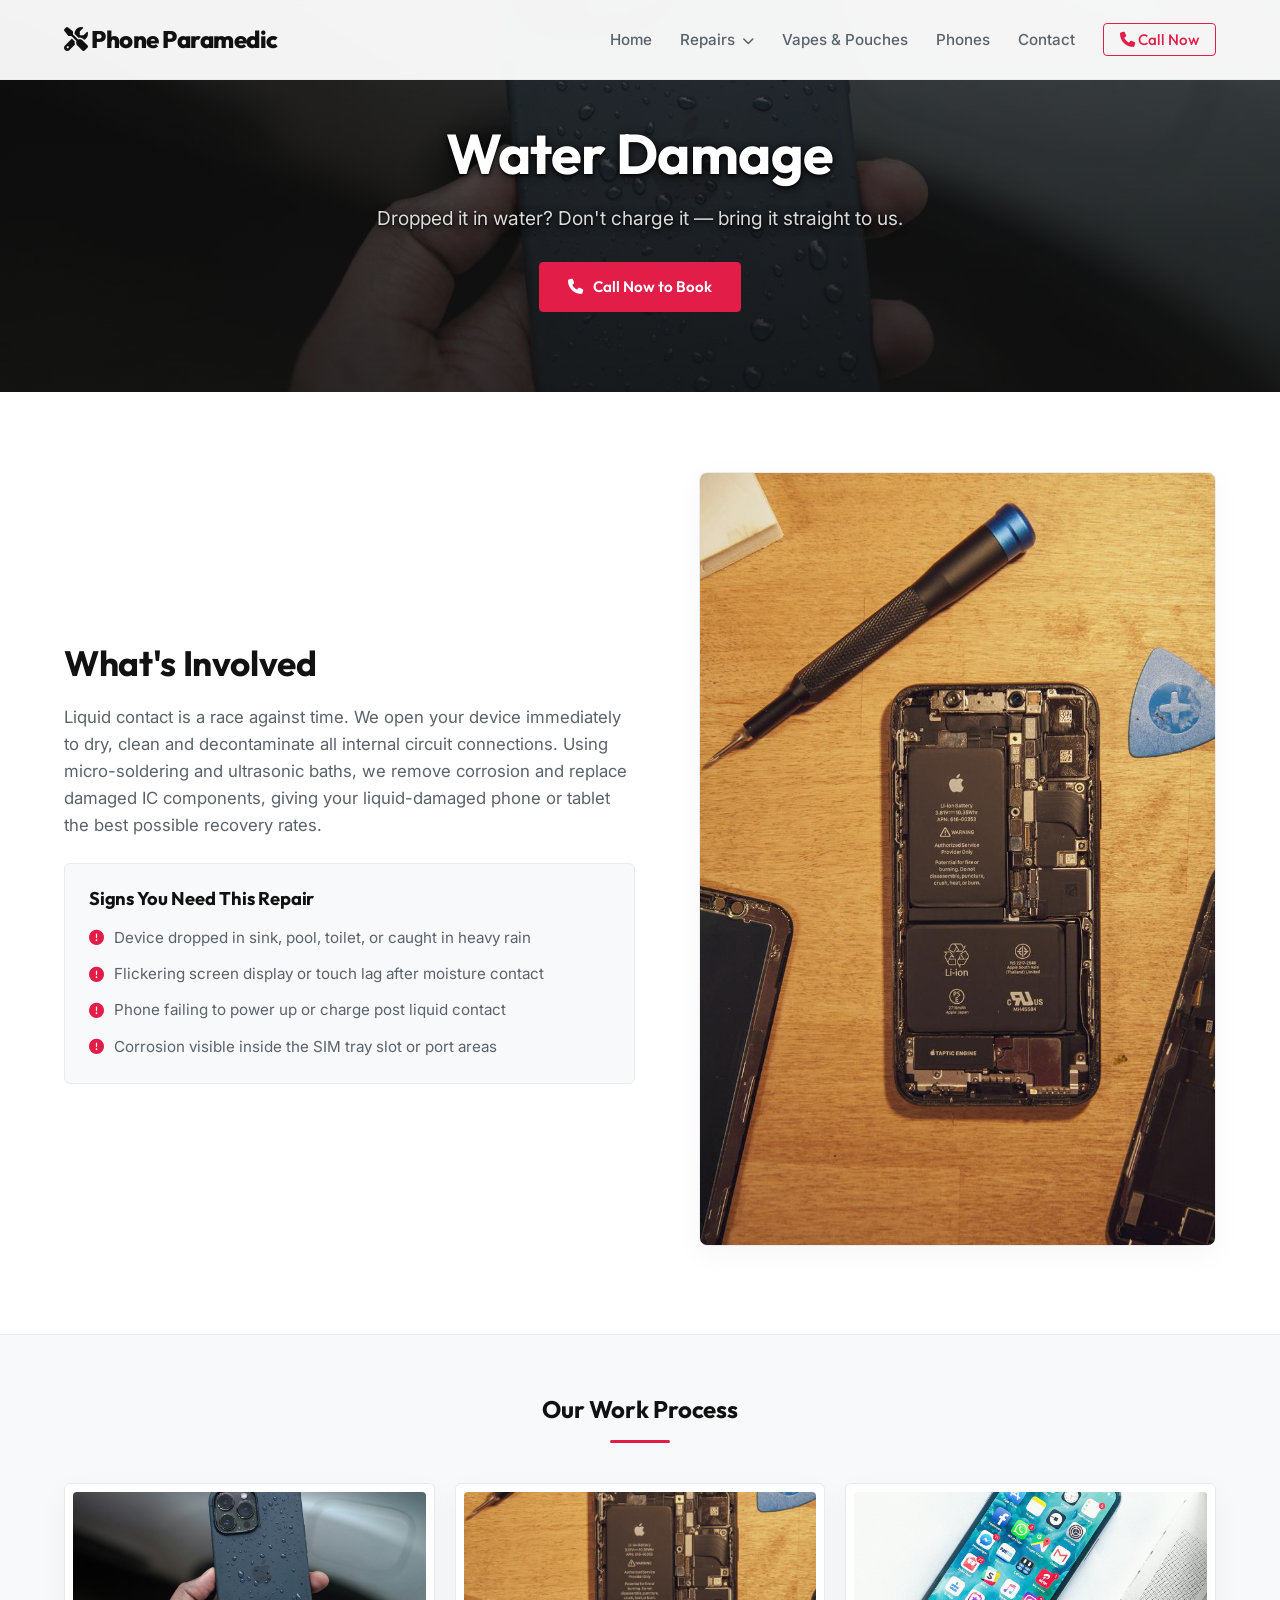
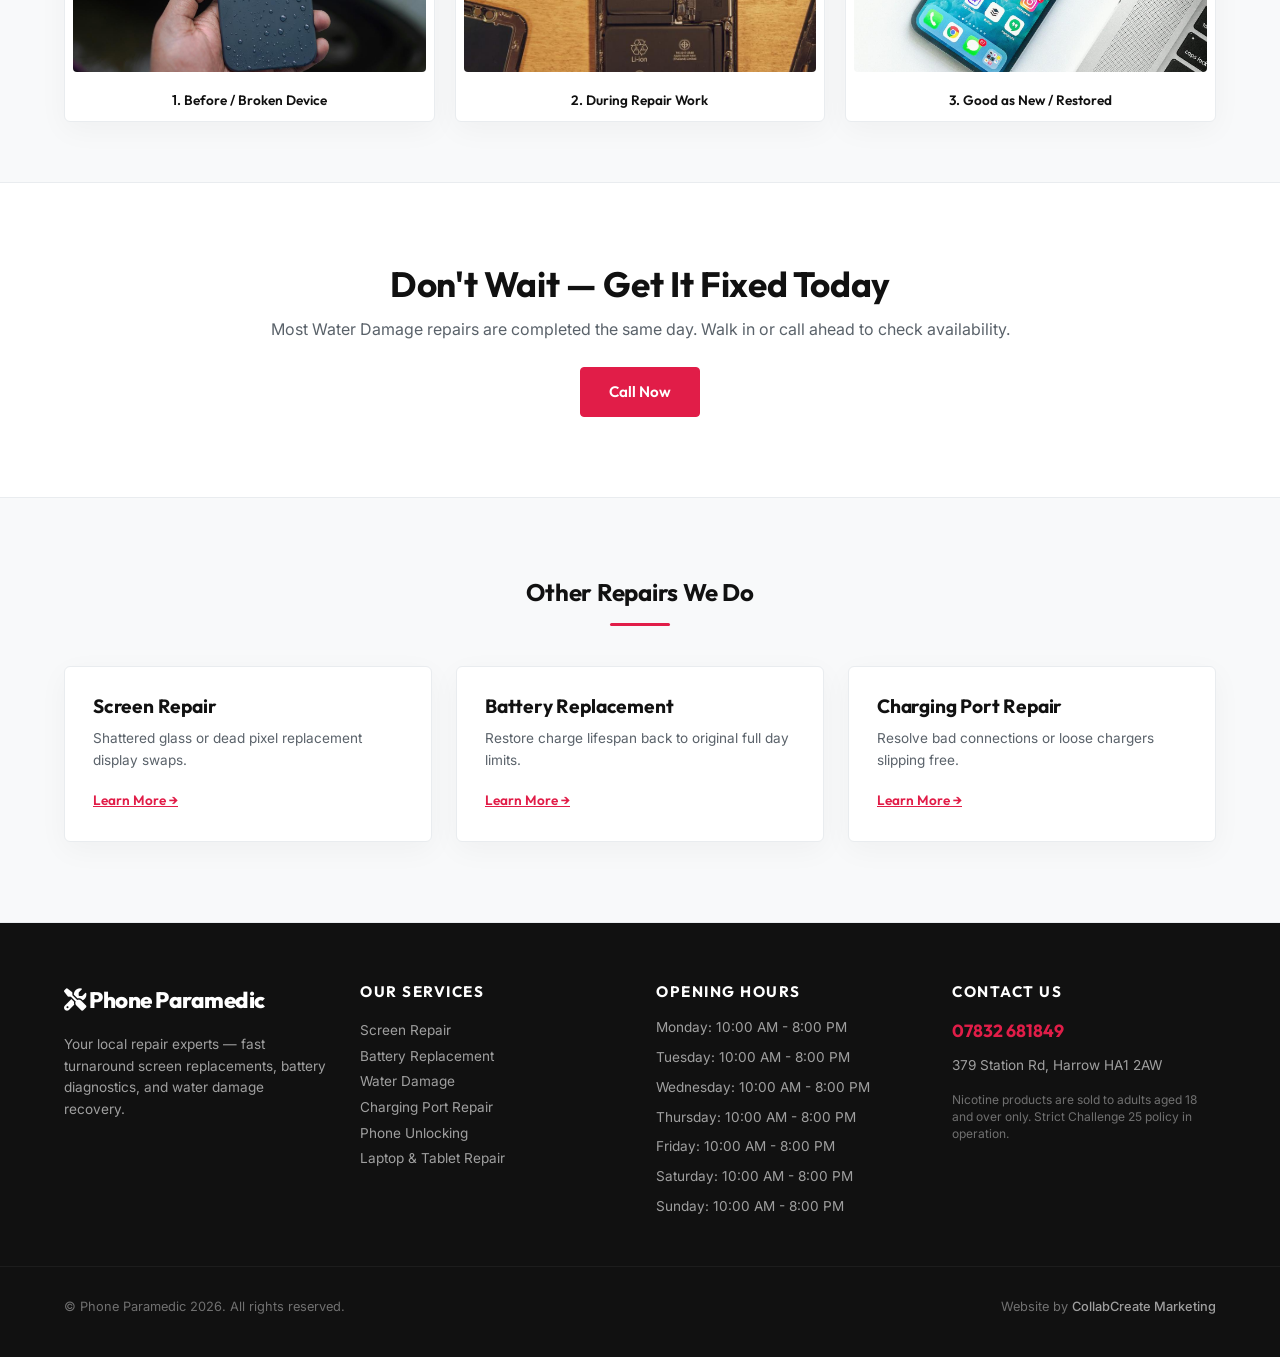
<file: water-damage.html>
<!DOCTYPE html>
<html lang="en">
<head>
    <meta charset="UTF-8">
    <meta name="viewport" content="width=device-width, initial-scale=1.0">
    <title>Water Damage Repairs | Phone Paramedic Harrow, London</title>
    <link rel="stylesheet" href="styles.css">
    <link href="https://fonts.googleapis.com/css2?family=Inter:wght@300;400;500;600;700&family=Outfit:wght@400;500;600;700;800&display=swap" rel="stylesheet">
    <link rel="stylesheet" href="https://cdnjs.cloudflare.com/ajax/libs/font-awesome/6.4.0/css/all.min.css">
    
    <!-- Open Graph Metadata -->
    <meta property="og:title" content="Water Damage Repairs | Phone Paramedic Harrow, London">
    <meta property="og:description" content="Fast, premium screen repairs, battery replacements, water damage recovery, vapes, pouches, and refurbished phones in Harrow, London.">
    <meta property="og:image" content="https://mowleed2000.github.io/Phone-Paramedics-/storefront.webp">
    <meta property="og:url" content="https://mowleed2000.github.io/Phone-Paramedics-/water-damage.html">
    <meta property="og:type" content="website">

    <!-- Microsoft Clarity Tracking Code -->
    <script type="text/javascript">
        (function(c,l,a,r,i,t,y){
            c[a]=c[a]||function(){(c[a].q=c[a].q||[]).push(arguments)};
            t=l.createElement(r);t.async=1;t.src="https://www.clarity.ms/tag/"+i;
            y=l.getElementsByTagName(r)[0];y.parentNode.insertBefore(t,y);
        })(window, document, "clarity", "script", "x1smlah9oa");
    </script>
</head>
<body>

    <nav class="navbar">
        <div class="container nav-container">
            <a href="index.html" class="logo"><i class="fa-solid fa-screwdriver-wrench"></i> Phone Paramedic</a>
            <ul class="nav-links" id="navLinks">
                <li><a href="index.html">Home</a></li>
                <li class="dropdown">
                    <a href="#" class="dropdown-trigger">Repairs <i class="fa-solid fa-chevron-down" style="font-size:0.75rem; margin-left:3px;"></i></a>
                    <ul class="dropdown-menu">
                        <li><a href="screen-repair.html">Screen Repair</a></li>
                        <li><a href="battery-replacement.html">Battery Replacement</a></li>
                        <li><a href="water-damage.html">Water Damage</a></li>
                        <li><a href="charging-port.html">Charging Port Repair</a></li>
                        <li><a href="phone-unlocking.html">Phone Unlocking</a></li>
                        <li><a href="laptop-tablet.html">Laptop &amp; Tablet Repair</a></li>
                    </ul>
                </li>
                <li><a href="vapes-pouches.html">Vapes &amp; Pouches</a></li>
                <li><a href="phones-in-store.html">Phones</a></li>
                <li><a href="contact.html">Contact</a></li>
                
                <li><a href="tel:07832681849" class="btn-nav-cta"><i class="fa-solid fa-phone"></i> Call Now</a></li>
            </ul>
            <div class="hamburger" id="hamburger"><i class="fa-solid fa-bars"></i></div>
        </div>
    </nav>

            <section class="service-hero" style="background-image: linear-gradient(rgba(17, 17, 17, 0.65), rgba(17, 17, 17, 0.85)), url('Water damage phone water damage image 1.jpg');">
                <div class="container text-center reveal">
                    <h1>Water Damage</h1>
                    <p>Dropped it in water? Don't charge it — bring it straight to us.</p>
                    <a href="tel:07832681849" class="btn btn-primary"><i class="fa-solid fa-phone"></i> Call Now to Book</a>
                </div>
            </section>

            <section class="service-details">
                <div class="container details-grid">
                    <div class="details-text reveal">
                        <h2>What's Involved</h2>
                        <p>Liquid contact is a race against time. We open your device immediately to dry, clean and decontaminate all internal circuit connections. Using micro-soldering and ultrasonic baths, we remove corrosion and replace damaged IC components, giving your liquid-damaged phone or tablet the best possible recovery rates.</p>
                        
                        <div class="symptoms-box">
                            <h3>Signs You Need This Repair</h3>
                            <ul class="symptoms-list">
                                <li><i class='fa-solid fa-circle-exclamation'></i> Device dropped in sink, pool, toilet, or caught in heavy rain</li><li><i class='fa-solid fa-circle-exclamation'></i> Flickering screen display or touch lag after moisture contact</li><li><i class='fa-solid fa-circle-exclamation'></i> Phone failing to power up or charge post liquid contact</li><li><i class='fa-solid fa-circle-exclamation'></i> Corrosion visible inside the SIM tray slot or port areas</li>
                            </ul>
                        </div>
                    </div>
                    <div class="details-image reveal">
                        <img src="Water damage being repaired.jpg" alt="Technician working on device" class="in-process-img">
                    </div>
                </div>
            </section>

            <section class="service-gallery">
                <div class="container">
                    <div class="section-header text-center reveal">
                        <h2>Our Work Process</h2>
                        <div class="accent-divider"></div>
                    </div>
                    <div class="gallery-row reveal">
                        <div class="gallery-item-wrapper" onclick="openLightbox('Water damage phone water damage image 1.jpg', 'Before / Broken Device')">
                            <img src="Water damage phone water damage image 1.jpg" alt="Before repair">
                            <span>1. Before / Broken Device</span>
                        </div>
                        <div class="gallery-item-wrapper" onclick="openLightbox('Water damage being repaired.jpg', 'During Repair Work')">
                            <img src="Water damage being repaired.jpg" alt="During repair">
                            <span>2. During Repair Work</span>
                        </div>
                        <div class="gallery-item-wrapper" onclick="openLightbox('Water damage repaired.jpg', 'Good as New / Restored')">
                            <img src="Water damage repaired.jpg" alt="After repair">
                            <span>3. Good as New / Restored</span>
                        </div>
                    </div>
                </div>
            </section>

            <section class="service-cta text-center reveal">
                <div class="container">
                    <h2>Don't Wait — Get It Fixed Today</h2>
                    <p>Most Water Damage repairs are completed the same day. Walk in or call ahead to check availability.</p>
                    <a href="tel:07832681849" class="btn btn-primary">Call Now</a>
                </div>
            </section>

            <section class="related-services">
                <div class="container">
                    <div class="section-header text-center reveal">
                        <h2>Other Repairs We Do</h2>
                        <div class="accent-divider"></div>
                    </div>
                    <div class="related-grid reveal">
                        
                <div class="related-card">
                    <h3>Screen Repair</h3>
                    <p>Shattered glass or dead pixel replacement display swaps.</p>
                    <a href="screen-repair.html" class="learn-more">Learn More &rarr;</a>
                </div>
        
                <div class="related-card">
                    <h3>Battery Replacement</h3>
                    <p>Restore charge lifespan back to original full day limits.</p>
                    <a href="battery-replacement.html" class="learn-more">Learn More &rarr;</a>
                </div>
        
                <div class="related-card">
                    <h3>Charging Port Repair</h3>
                    <p>Resolve bad connections or loose chargers slipping free.</p>
                    <a href="charging-port.html" class="learn-more">Learn More &rarr;</a>
                </div>
        
                    </div>
                </div>
            </section>
        
    <!-- Lightbox Modal -->
    <div id="lightboxModal" class="lightbox">
        <span class="lightbox-close" onclick="closeLightbox()">&times;</span>
        <img class="lightbox-content" id="lightboxImg">
        <div id="lightboxCaption" class="lightbox-caption"></div>
    </div>

    <footer class="footer">
        <div class="container footer-grid">
            <div class="footer-brand">
                <a href="index.html" class="footer-logo"><i class="fa-solid fa-screwdriver-wrench"></i> Phone Paramedic</a>
                <p style="margin-top: 15px; font-size: 0.85rem; line-height: 1.6; color: rgba(255, 255, 255, 0.6);">Your local repair experts — fast turnaround screen replacements, battery diagnostics, and water damage recovery.</p>
                
            </div>
            <div class="footer-links">
                <h4>Our Services</h4>
                <p><a href="screen-repair.html">Screen Repair</a></p>
                <p><a href="battery-replacement.html">Battery Replacement</a></p>
                <p><a href="water-damage.html">Water Damage</a></p>
                <p><a href="charging-port.html">Charging Port Repair</a></p>
                <p><a href="phone-unlocking.html">Phone Unlocking</a></p>
                <p><a href="laptop-tablet.html">Laptop &amp; Tablet Repair</a></p>
            </div>
            <div class="footer-hours">
                <h4>Opening Hours</h4>
                <ul>
                    <li>Monday: 10:00 AM - 8:00 PM</li><li>Tuesday: 10:00 AM - 8:00 PM</li><li>Wednesday: 10:00 AM - 8:00 PM</li><li>Thursday: 10:00 AM - 8:00 PM</li><li>Friday: 10:00 AM - 8:00 PM</li><li>Saturday: 10:00 AM - 8:00 PM</li><li>Sunday: 10:00 AM - 8:00 PM</li>
                </ul>
            </div>
            <div class="footer-contact">
                <h4>Contact Us</h4>
                <p class="phone-num"><a href="tel:07832681849">07832 681849</a></p>
                <p style="margin-top: 10px; font-size: 0.85rem; color: rgba(255, 255, 255, 0.6);">379 Station Rd, Harrow HA1 2AW</p>
                <p style="margin-top: 15px; font-size: 0.75rem; color: rgba(255, 255, 255, 0.4); line-height: 1.4;">
                    Nicotine products are sold to adults aged 18 and over only. Strict Challenge 25 policy in operation.
                </p>
            </div>
        </div>
        <div class="footer-bottom">
            <div class="container" style="display: flex; justify-content: space-between; flex-wrap: wrap; gap: 10px; width: 100%;">
                <p>&copy; Phone Paramedic 2026. All rights reserved.</p>
                <p class="agency-credit">Website by <a href="https://collabcreate.co.uk" target="_blank">CollabCreate Marketing</a></p>
            </div>
        </div>
    </footer>
    <script src="script.js"></script>
</body>
</html>
</file>
<file: styles.css>
/* CCM Tech Repair Site Stylesheet */
:root {
    --bg-main: #ffffff;
    --bg-card: #ffffff;
    --bg-alternate: #f8f9fa;
    --text-main: #111111;
    --text-muted: #5a626a;
    --border-color: #e9ecef;
    --primary: #e11d48;
    --primary-hover: #be123c;
    --primary-glow: rgba(225, 29, 72, 0.15);
    --shadow: 0 8px 30px rgba(0, 0, 0, 0.04);
    --font-sans: 'Inter', sans-serif;
    --font-heading: 'Outfit', sans-serif;
    --nav-height: 80px;
}

/* Global Reset */
* {
    margin: 0;
    padding: 0;
    box-sizing: border-box;
}

html, body {
    width: 100%;
    overflow-x: hidden;
    background-color: var(--bg-main);
    color: var(--text-main);
    font-family: var(--font-sans);
    line-height: 1.6;
    scroll-behavior: smooth;
}

/* Layout Utilities */
.container {
    max-width: 1200px;
    margin: 0 auto;
    padding: 0 24px;
    width: 100%;
}

.text-center {
    text-align: center;
}

.primary-text {
    color: var(--primary);
}

.accent-divider {
    width: 60px;
    height: 3px;
    background-color: var(--primary);
    margin: 16px auto 0;
    border-radius: 2px;
}

.section-subtitle {
    display: inline-block;
    font-family: var(--font-heading);
    font-size: 0.8rem;
    font-weight: 700;
    text-transform: uppercase;
    letter-spacing: 3px;
    color: var(--primary);
    margin-bottom: 12px;
}

/* Typography */
h1, h2, h3, h4 {
    font-family: var(--font-heading);
    font-weight: 700;
    letter-spacing: -0.01em;
    line-height: 1.2;
}

/* Scroll Animations */
.reveal {
    opacity: 0;
    transform: translateY(30px);
    transition: all 0.8s cubic-bezier(0.16, 1, 0.3, 1);
}

.reveal.active {
    opacity: 1;
    transform: translateY(0);
}

/* Buttons */
.btn {
    display: inline-flex;
    align-items: center;
    justify-content: center;
    gap: 10px;
    padding: 12px 28px;
    font-family: var(--font-heading);
    font-size: 0.95rem;
    font-weight: 600;
    text-decoration: none;
    border-radius: 4px;
    transition: all 0.3s ease;
    cursor: pointer;
    border: none;
}

.btn-primary {
    background-color: var(--primary);
    color: #ffffff;
    border: 1px solid var(--primary);
}

.btn-primary:hover {
    background-color: var(--primary-hover);
    border-color: var(--primary-hover);
    transform: translateY(-2px);
    box-shadow: 0 8px 20px var(--primary-glow);
}

.btn-outline {
    background-color: transparent;
    color: var(--text-main);
    border: 1px solid var(--border-color);
}

.btn-outline:hover {
    background-color: var(--bg-alternate);
    border-color: var(--primary);
    color: var(--primary);
    transform: translateY(-2px);
}

/* Navigation Bar */
.navbar {
    position: fixed;
    top: 0;
    left: 0;
    width: 100%;
    height: var(--nav-height);
    background-color: rgba(255, 255, 255, 0.95);
    backdrop-filter: blur(8px);
    -webkit-backdrop-filter: blur(8px);
    border-bottom: 1px solid var(--border-color);
    z-index: 1000;
    display: flex;
    align-items: center;
}

.nav-container {
    display: flex;
    justify-content: space-between;
    align-items: center;
}

.logo {
    font-family: var(--font-heading);
    font-size: 1.5rem;
    font-weight: 800;
    color: var(--text-main);
    text-decoration: none;
    letter-spacing: -0.5px;
}

.nav-links {
    display: flex;
    align-items: center;
    list-style: none;
    gap: 28px;
}

.nav-links a {
    color: var(--text-muted);
    text-decoration: none;
    font-size: 0.95rem;
    font-weight: 500;
    transition: color 0.3s ease;
}

.nav-links a:hover {
    color: var(--text-main);
}

.btn-nav-cta {
    background-color: transparent;
    color: var(--primary) !important;
    border: 1px solid var(--primary);
    padding: 6px 16px;
    border-radius: 4px;
    font-family: var(--font-heading);
    font-size: 0.85rem;
    font-weight: 600;
    transition: all 0.3s ease;
}

.btn-nav-cta:hover {
    background-color: var(--primary);
    color: #ffffff !important;
}

.hamburger {
    display: none;
    color: var(--text-main);
    font-size: 1.4rem;
    cursor: pointer;
}

/* Dropdown Menu */
.dropdown {
    position: relative;
}

.dropdown-menu {
    display: none;
    position: absolute;
    top: 100%;
    left: 0;
    background-color: var(--bg-card);
    border: 1px solid var(--border-color);
    box-shadow: var(--shadow);
    list-style: none;
    min-width: 220px;
    border-radius: 4px;
    padding: 10px 0;
    z-index: 100;
}

.dropdown-menu li a {
    display: block;
    padding: 10px 20px;
    color: var(--text-main);
    font-size: 0.9rem;
    text-transform: none;
    letter-spacing: normal;
}

.dropdown-menu li a:hover {
    background-color: var(--bg-alternate);
    color: var(--primary);
}

.dropdown:hover .dropdown-menu {
    display: block;
}

/* Hero Section */
.hero {
    padding: calc(var(--nav-height) + 60px) 0 80px;
    background-size: cover;
    background-position: center;
    position: relative;
}

.hero-grid {
    display: grid;
    grid-template-columns: 1.1fr 0.9fr;
    gap: 48px;
    align-items: center;
}

.hero-content .eyebrow {
    font-family: var(--font-heading);
    color: var(--primary);
    font-size: 0.8rem;
    font-weight: 700;
    text-transform: uppercase;
    letter-spacing: 3px;
    margin-bottom: 20px;
    display: block;
}

.hero h1 {
    font-size: 3.8rem;
    margin-bottom: 20px;
    color: var(--text-main);
}

.hero-tagline {
    font-size: 1.15rem;
    color: var(--text-muted);
    margin-bottom: 32px;
}

.hero-btns {
    display: flex;
    gap: 16px;
    margin-bottom: 32px;
}

.walk-ins-tag {
    display: flex;
    flex-wrap: wrap;
    gap: 12px;
}

.badge {
    display: inline-flex;
    align-items: center;
    gap: 6px;
    background-color: var(--bg-alternate);
    border: 1px solid var(--border-color);
    color: var(--text-muted);
    padding: 6px 12px;
    border-radius: 4px;
    font-size: 0.8rem;
    font-weight: 600;
}

.badge i {
    color: var(--primary);
}

.hero-image-wrapper {
    position: relative;
    width: 100%;
}

.hero-image-frame {
    position: relative;
    border: 1px solid var(--border-color);
    padding: 10px;
    border-radius: 8px;
    background-color: var(--bg-card);
    box-shadow: var(--shadow);
    cursor: pointer;
    overflow: hidden;
}

.hero-image {
    width: 100%;
    border-radius: 4px;
    display: block;
    object-fit: cover;
    aspect-ratio: 4/5;
    transition: transform 0.5s ease;
}

.hero-image-frame:hover .hero-image {
    transform: scale(1.02);
}

.frame-overlay {
    position: absolute;
    top: 10px;
    left: 10px;
    right: 10px;
    bottom: 10px;
    background-color: rgba(17, 17, 17, 0.85);
    display: flex;
    flex-direction: column;
    align-items: center;
    justify-content: center;
    gap: 10px;
    color: #ffffff;
    opacity: 0;
    transition: opacity 0.3s ease;
    border-radius: 4px;
}

.hero-image-frame:hover .frame-overlay {
    opacity: 1;
}

.frame-overlay i {
    font-size: 1.8rem;
    color: var(--primary);
}

.frame-overlay span {
    font-family: var(--font-heading);
    font-size: 0.8rem;
    font-weight: 600;
    text-transform: uppercase;
    letter-spacing: 1.5px;
}

/* Services Grid on Home */
.services {
    padding: 80px 0;
    background-color: var(--bg-alternate);
    border-top: 1px solid var(--border-color);
    border-bottom: 1px solid var(--border-color);
}

.services .section-header {
    margin-bottom: 48px;
}

.services .subheading {
    color: var(--text-muted);
    font-size: 1.05rem;
    margin-top: 8px;
}

.services-grid {
    display: grid;
    grid-template-columns: repeat(3, 1fr);
    gap: 24px;
}

.service-card-link {
    text-decoration: none;
}

.service-card {
    height: 280px;
    border-radius: 8px;
    background-size: cover;
    background-position: center;
    position: relative;
    overflow: hidden;
    display: flex;
    align-items: flex-end;
    transition: transform 0.3s ease, box-shadow 0.3s ease;
}

.service-card:hover {
    transform: translateY(-4px);
    box-shadow: 0 12px 30px rgba(0, 0, 0, 0.15);
}

.card-content {
    padding: 24px;
    color: #ffffff;
    width: 100%;
    z-index: 2;
}

.service-card h3 {
    font-size: 1.4rem;
    margin-bottom: 6px;
    color: #ffffff;
}

.service-card p {
    font-size: 0.85rem;
    color: rgba(255, 255, 255, 0.8);
    margin-bottom: 12px;
}

.learn-more {
    font-family: var(--font-heading);
    font-size: 0.85rem;
    font-weight: 600;
    color: var(--primary);
}

/* Why Us Section */
.why-us {
    padding: 80px 0;
}

.why-us-grid {
    display: grid;
    grid-template-columns: repeat(3, 1fr);
    gap: 32px;
    margin-top: 48px;
}

.why-card {
    background-color: var(--bg-card);
    border: 1px solid var(--border-color);
    border-radius: 8px;
    padding: 32px;
    box-shadow: var(--shadow);
}

.why-icon {
    font-size: 2.2rem;
    color: var(--primary);
    margin-bottom: 20px;
}

.why-card h3 {
    font-size: 1.25rem;
    margin-bottom: 12px;
}

.why-card p {
    color: var(--text-muted);
    font-size: 0.9rem;
}

/* Vapes Teaser */
.vapes-teaser {
    padding: 80px 0;
    background-color: var(--bg-alternate);
    border-top: 1px solid var(--border-color);
    border-bottom: 1px solid var(--border-color);
}

.vapes-teaser-grid {
    display: grid;
    grid-template-columns: 1.1fr 0.9fr;
    gap: 48px;
    align-items: center;
}

.vapes-teaser-content h2 {
    font-size: 2.5rem;
    margin-bottom: 16px;
}

.vapes-teaser-content p {
    color: var(--text-muted);
    margin-bottom: 24px;
    font-size: 1.05rem;
}

.disclaimer-text {
    font-size: 0.75rem;
    color: var(--text-muted);
    margin-top: 16px;
}

.vape-brand-anchors {
    display: flex;
    justify-content: center;
    gap: 20px;
}

.teaser-brand-img {
    width: 45%;
    max-width: 180px;
    border-radius: 8px;
    border: 1px solid var(--border-color);
    box-shadow: var(--shadow);
}

/* Phones Teaser */
.phones-teaser {
    padding: 80px 0;
}

.phones-teaser-grid {
    display: grid;
    grid-template-columns: 1fr 1fr;
    gap: 48px;
    align-items: center;
}

.phones-teaser-content h2 {
    font-size: 2.5rem;
    margin-bottom: 16px;
}

.phones-teaser-content p {
    color: var(--text-muted);
    margin-bottom: 24px;
    font-size: 1.05rem;
}

.phone-anchors-grid {
    display: grid;
    grid-template-columns: repeat(3, 1fr);
    gap: 16px;
}

.phone-item-card {
    text-align: center;
    background-color: var(--bg-alternate);
    border: 1px solid var(--border-color);
    padding: 16px;
    border-radius: 8px;
}

.phone-item-card img {
    width: 100%;
    height: auto;
    max-height: 120px;
    object-fit: contain;
    margin-bottom: 10px;
}

.phone-item-card span {
    font-family: var(--font-heading);
    font-size: 0.8rem;
    font-weight: 600;
}

/* Reviews on Home */
.reviews {
    padding: 80px 0;
    background-color: var(--bg-alternate);
    border-top: 1px solid var(--border-color);
    border-bottom: 1px solid var(--border-color);
}

.reviews-grid {
    display: grid;
    grid-template-columns: repeat(3, 1fr);
    gap: 24px;
    margin-top: 40px;
}

.review-card {
    background-color: var(--bg-card);
    border: 1px solid var(--border-color);
    padding: 32px;
    border-radius: 6px;
    box-shadow: var(--shadow);
    display: flex;
    flex-direction: column;
    justify-content: space-between;
}

.review-card .review-text {
    font-style: italic;
    font-size: 0.95rem;
    color: var(--text-muted);
    margin-bottom: 20px;
}

.review-author {
    font-family: var(--font-heading);
    font-weight: 600;
    font-size: 0.85rem;
    display: flex;
    justify-content: space-between;
    align-items: center;
}

.stars {
    color: #ffb400;
    font-size: 0.8rem;
}

/* Final CTA */
.final-cta {
    padding: 100px 0;
    background-size: cover;
    background-position: center;
    color: #ffffff;
}

.final-cta h2 {
    font-size: 3rem;
    margin-bottom: 16px;
    color: #ffffff;
}

.final-cta p {
    font-size: 1.15rem;
    color: rgba(255, 255, 255, 0.85);
    margin-bottom: 30px;
}

.btn-large {
    padding: 14px 40px;
    font-size: 1.1rem;
}

/* Service Page Styling */
.service-hero {
    padding: 120px 0 80px;
    background-size: cover;
    background-position: center;
    color: #ffffff;
}

.phone-unlock-hero {
    background-size: contain !important;
    background-repeat: no-repeat !important;
    background-position: right 10% center !important;
    background-color: #0a0a0a !important;
}

.service-hero h1 {
    font-size: 3.5rem;
    color: #ffffff;
    margin-bottom: 16px;
    text-shadow: 0 2px 10px rgba(0, 0, 0, 0.85), 0 1px 3px rgba(0, 0, 0, 0.9);
}

.service-hero p {
    font-size: 1.2rem;
    color: rgba(255, 255, 255, 0.85);
    margin-bottom: 28px;
    text-shadow: 0 2px 10px rgba(0, 0, 0, 0.85), 0 1px 3px rgba(0, 0, 0, 0.9);
}

.details-grid {
    display: grid;
    grid-template-columns: 1.05fr 0.95fr;
    gap: 64px;
    align-items: center;
}

.service-details {
    padding: 80px 0;
}

.details-text h2 {
    font-size: 2.2rem;
    margin-bottom: 20px;
}

.details-text p {
    color: var(--text-muted);
    font-size: 1.05rem;
    margin-bottom: 24px;
}

.symptoms-box {
    background-color: var(--bg-alternate);
    border: 1px solid var(--border-color);
    padding: 24px;
    border-radius: 6px;
}

.symptoms-box h3 {
    font-size: 1.15rem;
    margin-bottom: 16px;
}

.symptoms-list {
    list-style: none;
    display: flex;
    flex-direction: column;
    gap: 12px;
}

.symptoms-list li {
    font-size: 0.95rem;
    color: var(--text-muted);
    display: flex;
    align-items: center;
    gap: 10px;
}

.symptoms-list li i {
    color: var(--primary);
}

.in-process-img {
    width: 100%;
    border-radius: 8px;
    border: 1px solid var(--border-color);
    box-shadow: var(--shadow);
}

.service-gallery {
    padding: 60px 0;
    background-color: var(--bg-alternate);
    border-top: 1px solid var(--border-color);
    border-bottom: 1px solid var(--border-color);
}

.gallery-row {
    display: grid;
    grid-template-columns: repeat(auto-fit, minmax(250px, 1fr));
    gap: 20px;
    margin-top: 40px;
}

.gallery-item-wrapper {
    background-color: var(--bg-card);
    border: 1px solid var(--border-color);
    border-radius: 6px;
    padding: 8px;
    cursor: pointer;
    text-align: center;
    box-shadow: var(--shadow);
}

.gallery-item-wrapper img {
    width: 100%;
    height: 180px;
    object-fit: cover;
    border-radius: 4px;
    margin-bottom: 8px;
}

.gallery-item-wrapper span {
    font-family: var(--font-heading);
    font-size: 0.85rem;
    font-weight: 600;
}

/* Battery gallery containment (Checklist Issue 6) */
.battery-gallery .gallery-item-wrapper img {
    object-fit: contain !important;
    background-color: var(--bg-alternate);
}

.service-cta {
    padding: 80px 0;
}

.service-cta h2 {
    font-size: 2.2rem;
    margin-bottom: 12px;
}

.service-cta p {
    color: var(--text-muted);
    margin-bottom: 24px;
}

.related-services {
    padding: 80px 0;
    background-color: var(--bg-alternate);
    border-top: 1px solid var(--border-color);
}

.related-grid {
    display: grid;
    grid-template-columns: repeat(3, 1fr);
    gap: 24px;
    margin-top: 40px;
}

.related-card {
    background-color: var(--bg-card);
    border: 1px solid var(--border-color);
    padding: 28px;
    border-radius: 6px;
    box-shadow: var(--shadow);
}

.related-card h3 {
    font-size: 1.2rem;
    margin-bottom: 10px;
}

.related-card p {
    font-size: 0.85rem;
    color: var(--text-muted);
    margin-bottom: 16px;
}

/* Page Hero Template */
.page-hero {
    padding: calc(var(--nav-height) + 40px) 0 40px;
    border-bottom: 1px solid var(--border-color);
    background-color: var(--bg-alternate);
}

.page-hero h1 {
    font-size: 3rem;
    margin-bottom: 8px;
}

.page-hero p {
    font-size: 1.1rem;
    color: var(--text-muted);
}

/* Vapes Page Specific */
.pouches-section, .vapes-section {
    padding: 80px 0;
}

.pouches-section {
    border-bottom: 1px solid var(--border-color);
}

.pouches-grid {
    display: flex;
    flex-wrap: wrap;
    justify-content: center;
    gap: 20px;
    margin-top: 48px;
}

.brand-card {
    flex: 1 1 calc(20% - 16px);
    min-width: 180px;
    max-width: 220px;
}

.vapes-grid-two {
    display: grid;
    grid-template-columns: repeat(2, 1fr);
    gap: 24px;
    max-width: 600px;
    margin: 48px auto 0;
}

.brand-card, .brand-card-two {
    background-color: var(--bg-card);
    border: 1px solid var(--border-color);
    padding: 16px;
    border-radius: 8px;
    text-align: center;
    box-shadow: var(--shadow);
}

.brand-card img, .brand-card-two img {
    width: 100%;
    height: 140px;
    object-fit: contain;
    margin-bottom: 12px;
}

.brand-card h3, .brand-card-two h3 {
    font-size: 1rem;
    font-family: var(--font-heading);
    font-weight: 700;
}

.vapes-cta, .phones-cta, .contact-cta {
    padding: 60px 0;
    background-color: var(--bg-alternate);
    border-top: 1px solid var(--border-color);
    border-bottom: 1px solid var(--border-color);
}

/* Refurbished Phones Page */
.phones-section {
    padding: 80px 0;
}

.intro-paragraph {
    max-width: 700px;
    margin: 0 auto 48px;
    font-size: 1.05rem;
    color: var(--text-muted);
}

.phones-grid {
    display: grid;
    grid-template-columns: repeat(3, 1fr);
    gap: 24px;
}

.phone-product-card {
    background-color: var(--bg-card);
    border: 1px solid var(--border-color);
    padding: 24px;
    border-radius: 8px;
    text-align: center;
    box-shadow: var(--shadow);
}

.phone-product-card img {
    width: 100%;
    height: 180px;
    object-fit: contain;
    margin-bottom: 16px;
}

.phone-product-card h3 {
    font-size: 1.15rem;
    margin-bottom: 8px;
}

.avail-badge {
    display: inline-block;
    font-family: var(--font-heading);
    font-size: 0.75rem;
    font-weight: 700;
    color: var(--primary);
    background-color: var(--primary-glow);
    padding: 4px 12px;
    border-radius: 20px;
}

/* Contact Page Specific */
.contact-details-section {
    padding: 80px 0;
}

.contact-grid-page {
    display: grid;
    grid-template-columns: 1fr 1fr;
    gap: 64px;
    align-items: center;
}

.contact-left-info h2 {
    font-size: 2.5rem;
    margin-bottom: 12px;
}

.phone-large {
    font-family: var(--font-heading);
    font-size: 1.6rem;
    font-weight: 700;
    margin-bottom: 30px;
}

.phone-large a {
    color: var(--primary);
    text-decoration: none;
}

.hours-box h3 {
    font-size: 1.15rem;
    margin-bottom: 16px;
}

.contact-hours-table {
    width: 100%;
    border-collapse: collapse;
}

.contact-hours-table tr {
    border-bottom: 1px solid var(--border-color);
}

.contact-hours-table tr:last-child {
    border-bottom: none;
}

.contact-hours-table td {
    padding: 10px 0;
    font-size: 0.95rem;
    color: var(--text-muted);
}

.contact-hours-table td:last-child {
    text-align: right;
    font-weight: 600;
    color: var(--text-main);
}

.exterior-img-container {
    width: 100%;
}

.exterior-img-style {
    width: 100%;
    max-height: 400px;
    object-fit: contain;
    border-radius: 8px;
    border: 1px solid var(--border-color);
    box-shadow: var(--shadow);
    margin: 0 auto;
    display: block;
}

.map-section {
    padding: 60px 0;
    background-color: var(--bg-alternate);
    border-top: 1px solid var(--border-color);
    border-bottom: 1px solid var(--border-color);
}

.contact-map-wrapper iframe {
    display: block;
    box-shadow: var(--shadow);
    border: 1px solid var(--border-color) !important;
    margin-top: 40px;
}

/* Footer Styling */
.footer {
    padding: 60px 0 40px;
    background-color: #111111;
    color: #ffffff;
    border-top: 1px solid var(--border-color);
}

.footer-grid {
    display: grid;
    grid-template-columns: repeat(4, 1fr);
    gap: 32px;
}

.footer-brand p {
    font-size: 0.85rem;
    color: rgba(255, 255, 255, 0.6);
    margin-top: 12px;
}

.footer-logo {
    font-family: var(--font-heading);
    font-size: 1.4rem;
    font-weight: 800;
    color: #ffffff;
    text-decoration: none;
    letter-spacing: -0.5px;
}

.footer-logo .primary-text {
    color: var(--primary);
}

.footer-links h4, .footer-hours h4, .footer-contact h4 {
    font-size: 0.95rem;
    font-family: var(--font-heading);
    text-transform: uppercase;
    letter-spacing: 1.5px;
    color: #ffffff;
    margin-bottom: 16px;
}

.footer-links p a {
    color: rgba(255, 255, 255, 0.6);
    text-decoration: none;
    font-size: 0.85rem;
    transition: color 0.3s ease;
}

.footer-links p a:hover {
    color: var(--primary);
}

.footer-hours ul {
    list-style: none;
    display: flex;
    flex-direction: column;
    gap: 8px;
    font-size: 0.85rem;
    color: rgba(255, 255, 255, 0.6);
}

.footer-contact p {
    font-size: 0.85rem;
    color: rgba(255, 255, 255, 0.6);
    margin-bottom: 6px;
}

.footer-contact p.phone-num a {
    font-family: var(--font-heading);
    font-weight: 700;
    color: var(--primary);
    font-size: 1.1rem;
    text-decoration: none;
}

.footer-bottom {
    display: flex;
    justify-content: space-between;
    align-items: center;
    border-top: 1px solid rgba(255, 255, 255, 0.05);
    padding-top: 30px;
    margin-top: 48px;
    color: rgba(255, 255, 255, 0.4);
    font-size: 0.8rem;
    flex-wrap: wrap;
    gap: 16px;
}

.agency-credit a {
    color: rgba(255, 255, 255, 0.6);
    text-decoration: none;
    font-weight: 500;
}

.agency-credit a:hover {
    color: var(--primary);
}

/* Lightbox Modal */
.lightbox {
    display: none;
    position: fixed;
    z-index: 2000;
    left: 0;
    top: 0;
    width: 100%;
    height: 100%;
    background-color: rgba(17, 17, 17, 0.95);
    align-items: center;
    justify-content: center;
    flex-direction: column;
}

.lightbox.active {
    display: flex;
    width: 100% !important;
}

.lightbox-content {
    margin: auto;
    display: block;
    max-width: 90%;
    max-height: 80vh;
    border-radius: 8px;
    border: 1px solid var(--border-color);
}

.lightbox-caption {
    margin: 15px auto;
    width: 80%;
    text-align: center;
    color: var(--primary);
    font-family: var(--font-heading);
    font-weight: 600;
    font-size: 1.2rem;
}

.lightbox-close {
    position: absolute;
    top: 24px;
    right: 32px;
    color: #ffffff;
    font-size: 2.5rem;
    font-weight: bold;
    cursor: pointer;
}

.lightbox-close:hover {
    color: var(--primary);
}

/* Responsive Rules (Mobile Optimization Checklist - Issue 3, 5) */
@media (max-width: 992px) {
    h1 { font-size: 2.8rem !important; }
    h2 { font-size: 1.8rem !important; }
    .hero-grid { grid-template-columns: 1fr; text-align: center; }
    .hero-btns { justify-content: center; }
    .walk-ins-tag { justify-content: center; }
    .hero-image-wrapper { max-width: 450px; margin: 0 auto; }
    .services-grid { grid-template-columns: 1fr; }
    .why-us-grid { grid-template-columns: 1fr; gap: 20px; }
    .vapes-teaser-grid, .phones-teaser-grid, .contact-grid-page, .details-grid { grid-template-columns: 1fr; text-align: center; }
    .vape-brand-anchors { justify-content: center; }
    .phone-anchors-grid { max-width: 500px; margin: 0 auto; }
    .reviews-grid, .related-grid, .phones-grid { grid-template-columns: 1fr; }
    .footer-grid { grid-template-columns: repeat(2, 1fr); }
    .brand-card { flex: 1 1 calc(33.33% - 16px); min-width: 180px; max-width: 220px; }
    .exterior-img-style { max-height: 300px; }
}

@media (max-width: 768px) {
    .service-hero h1 { font-size: 2.2rem !important; }
    .page-hero h1 { font-size: 2.2rem !important; }
    .container { padding: 0 20px !important; }
    .hamburger { display: block; }
    .nav-links {
        display: none;
        flex-direction: column;
        position: absolute;
        top: var(--nav-height);
        left: 0;
        right: 0;
        width: 100% !important;
        box-sizing: border-box;
        background-color: rgba(255, 255, 255, 0.98);
        border-bottom: 1px solid var(--border-color);
        padding: 30px;
        gap: 20px;
        align-items: center;
        box-shadow: var(--shadow);
    }
    .nav-links.active { display: flex; }
    .dropdown-menu { 
        position: static; 
        box-shadow: none; 
        border: none; 
        text-align: center; 
        display: none; 
        padding: 10px 0; 
        width: 100%;
        background-color: var(--bg-alternate);
        border-radius: 6px;
    }
    .dropdown {
        width: 100%;
        text-align: center;
    }
    .dropdown-trigger {
        display: block;
        width: 100%;
        text-align: center;
    }
    .dropdown-menu.active {
        display: block !important;
    }
    .dropdown-menu li {
        width: 100%;
        text-align: center;
    }
    .dropdown-menu li a {
        text-align: center !important;
        padding: 12px 20px;
    }
    .dropdown:hover .dropdown-menu { display: none; } /* disable hover on mobile */
    .dropdown.active .dropdown-menu { display: block; }
    .footer-grid { grid-template-columns: 1fr; text-align: center; }
    .footer-hours ul { align-items: center; }
    .footer-bottom { flex-direction: column; text-align: center; }
    .brand-card { flex: 1 1 calc(50% - 16px); min-width: 140px; max-width: 180px; }
    
    /* Hide details-image on mobile to prevent random/duplicate images before gallery */
    .details-image {
        display: none !important;
    }
    
    /* Phone Unlocking Hero Position Adjust (Checklist Issue 4) */
    .phone-unlock-hero {
        background-size: cover !important;
        background-position: center 25% !important;
    }
    
    /* Expand buttons on mobile */
    .btn {
        width: 100%;
    }
    .hero-btns {
        flex-direction: column;
        align-items: center;
        width: 100%;
    }
    .hero-btns .btn {
        width: 100%;
        max-width: 350px;
    }
}
</file>
